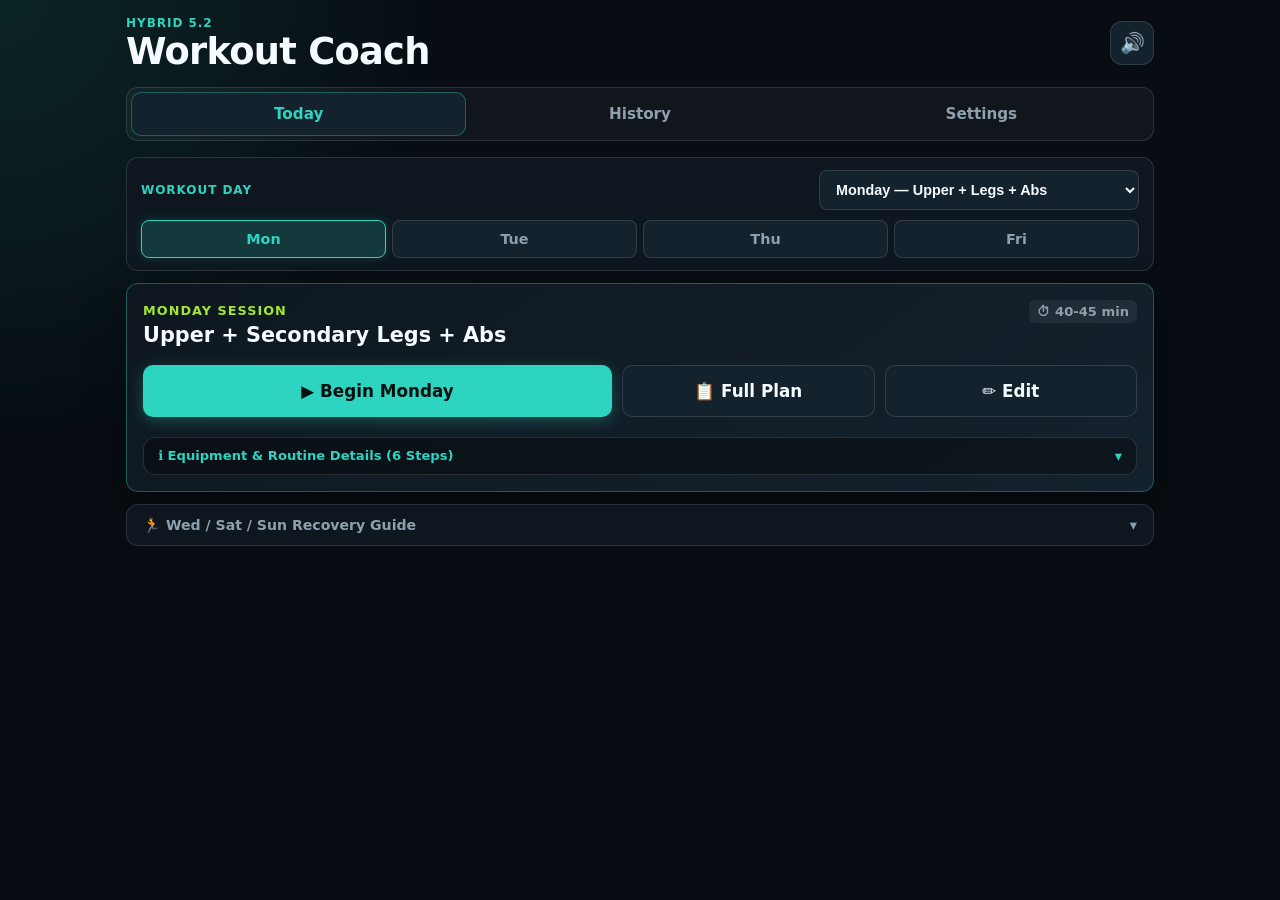
<file: index.html>
<!doctype html>
<html lang="en">
  <head>
    <meta charset="utf-8">
    <meta name="viewport" content="width=device-width, initial-scale=1, viewport-fit=cover">
    <meta name="theme-color" content="#070d12">
    <meta name="description" content="Hybrid 5.2 mobile workout coach with timers, audio cues, workout roadmap, rep tracking, and progression history.">
    <link rel="manifest" href="manifest.json">
    <link rel="icon" href="icons/icon.svg" type="image/svg+xml">
    <link rel="apple-touch-icon" href="icons/icon.svg">
    <title>Hybrid 5.2 Workout Coach</title>
    <link rel="stylesheet" href="styles.css?v=28">
  </head>
  <body>
    <div id="app" class="app-shell">
      <header class="topbar">
        <div>
          <p class="eyebrow">Hybrid 5.2</p>
          <h1>Workout Coach</h1>
        </div>
        <div class="topbar-actions">
          <button id="soundQuickToggle" class="icon-btn" type="button" aria-label="Toggle Sound" title="Toggle Sound">🔊</button>
          <button id="installBtn" class="ghost-btn hidden" type="button">Install</button>
        </div>
      </header>

      <nav class="tabs" aria-label="App sections">
        <button class="tab active" data-screen="today" type="button">Today</button>
        <button class="tab" data-screen="history" type="button">History</button>
        <button class="tab" data-screen="settings" type="button">Settings</button>
      </nav>

      <main>
        <section id="todayScreen" class="screen active-screen">
          <div id="resumeBanner" class="resume-banner hidden"></div>
          
          <div id="workoutSelectionWrapper" class="workout-selection-wrapper">
            <div class="day-select-box">
              <div class="day-select-header">
                <p class="eyebrow" style="margin-bottom:0;">Workout Day</p>
                <div class="custom-select-wrapper">
                  <select id="daySelectDropdown" class="day-select-dropdown">
                    <option value="monday">Monday — Upper + Legs + Abs</option>
                    <option value="tuesday">Tuesday — VO2 Max + Mobility</option>
                    <option value="thursday">Thursday — Power + Main Legs</option>
                    <option value="friday">Friday — Hypertrophy + Abs</option>
                  </select>
                </div>
              </div>

              <!-- Quick Day Segment Chips -->
              <div class="day-chips-grid" id="dayChipsGrid">
                <button class="day-chip-btn active" data-day="monday" type="button">Mon</button>
                <button class="day-chip-btn" data-day="tuesday" type="button">Tue</button>
                <button class="day-chip-btn" data-day="thursday" type="button">Thu</button>
                <button class="day-chip-btn" data-day="friday" type="button">Fri</button>
              </div>
            </div>

            <!-- Single Focused Selected Day Card -->
            <div id="selectedDayCard" class="selected-day-card"></div>

            <!-- Collapsible Recovery Notes Drawer -->
            <details class="recovery-drawer" id="recoveryDrawer">
              <summary class="recovery-drawer-summary">
                <span>🏃 Wed / Sat / Sun Recovery Guide</span>
                <span class="drawer-icon">▾</span>
              </summary>
              <div id="recoveryInfo" class="recovery-strip"></div>
            </details>
          </div>

          <!-- Active Session Panel -->
          <div id="sessionPanel" class="session-panel hidden"></div>
        </section>

        <section id="historyScreen" class="screen">
          <div class="section-heading">
            <div>
              <p class="eyebrow">Saved locally</p>
              <h2>Workout History</h2>
            </div>
            <button id="clearHistoryBtn" class="danger-link" type="button">Clear</button>
          </div>
          <div id="historyList" class="stack"></div>
        </section>

        <section id="settingsScreen" class="screen">
          <div class="section-heading">
            <div>
              <p class="eyebrow">Audio & Cues</p>
              <h2>Sound & Timers</h2>
            </div>
          </div>
          <div class="settings-list">
            <label class="setting-row">
              <div>
                <strong>Audio Cues & Beeps</strong>
                <span class="setting-desc">Start chime, 3-2-1 countdown, and finish alerts</span>
              </div>
              <input id="soundInput" type="checkbox" checked>
            </label>
            <div class="setting-row">
              <div>
                <strong>Test Sound & Volume</strong>
                <span class="setting-desc">Play sample start & countdown chime</span>
              </div>
              <button id="testSoundBtn" class="secondary-btn small-btn" type="button">🔊 Test Beep</button>
            </div>
            <label class="setting-row">
              <div>
                <strong>Enable Vibration</strong>
                <span class="setting-desc">Haptic pulses when timers finish</span>
              </div>
              <input id="vibrationInput" type="checkbox">
            </label>
            <label class="setting-row">
              <div>
                <strong>Keep Screen Awake</strong>
                <span class="setting-desc">Prevents phone sleep during workout</span>
              </div>
              <input id="wakeLockInput" type="checkbox">
            </label>
          </div>

          <div class="section-heading" style="margin-top: 24px;">
            <div>
              <p class="eyebrow">Custom Timer Defaults</p>
              <h2>Timer Durations</h2>
            </div>
            <button id="resetTimersBtn" class="ghost-btn small-btn" type="button">Reset Defaults</button>
          </div>
          <div class="settings-list">
            <label class="setting-row">
              <div>
                <strong>Standard Exercise Rest</strong>
                <span class="setting-desc">Default rest between regular sets</span>
              </div>
              <div class="input-with-unit">
                <input id="defaultRestInput" type="number" min="15" max="300" step="5">
                <span>sec</span>
              </div>
            </label>
            <label class="setting-row">
              <div>
                <strong>Superset Rest</strong>
                <span class="setting-desc">Rest between superset rounds</span>
              </div>
              <div class="input-with-unit">
                <input id="supersetRestInput" type="number" min="15" max="300" step="5">
                <span>sec</span>
              </div>
            </label>
            <label class="setting-row">
              <div>
                <strong>VO2 Max Hard Interval</strong>
                <span class="setting-desc">Sprint / high intensity work time</span>
              </div>
              <div class="input-with-unit">
                <input id="vo2HardInput" type="number" min="20" max="180" step="5">
                <span>sec</span>
              </div>
            </label>
            <label class="setting-row">
              <div>
                <strong>VO2 Max Easy Recovery</strong>
                <span class="setting-desc">Jog / walk recovery interval</span>
              </div>
              <div class="input-with-unit">
                <input id="easyRecoveryInput" type="number" min="20" max="180" step="5">
                <span>sec</span>
              </div>
            </label>
            <label class="setting-row">
              <div>
                <strong>Gear / Barbell Transition</strong>
                <span class="setting-desc">Equipment change screen duration</span>
              </div>
              <div class="input-with-unit">
                <input id="equipChangeInput" type="number" min="30" max="300" step="5">
                <span>sec</span>
              </div>
            </label>
          </div>

          <!-- Athlete Profile Card -->
          <div class="section-heading" style="margin-top: 24px;">
            <div>
              <p class="eyebrow">Athlete Stats</p>
              <h2>Bodyweight & Profile</h2>
            </div>
          </div>
          <div class="settings-list">
            <div class="setting-row">
              <div>
                <strong>Current Bodyweight</strong>
                <span class="setting-desc">Bodyweight context for tracking</span>
              </div>
              <div class="input-with-unit">
                <input id="profileWeightInput" type="number" step="0.1" min="30" max="250" placeholder="75.0">
                <span>kg</span>
              </div>
            </div>
            <div class="setting-row">
              <div>
                <strong>Athlete Height</strong>
                <span class="setting-desc">Body stats & BMI</span>
              </div>
              <div class="input-with-unit">
                <input id="profileHeightInput" type="number" step="1" min="100" max="250" placeholder="178">
                <span>cm</span>
              </div>
            </div>
            <div class="setting-row" style="flex-direction: column; align-items: stretch; gap: 8px;">
              <div style="display:flex; justify-content:space-between; align-items:center;">
                <strong>Weight Check-ins</strong>
                <button id="logWeightBtn" class="secondary-btn small-btn" type="button">➕ Log Weight</button>
              </div>
              <div id="weightLogHistory" class="weight-log-strip">
                <span style="color: var(--muted); font-size: 0.82rem;">No weigh-ins logged yet. Enter your weight and tap Log.</span>
              </div>
            </div>
          </div>

          <div style="margin-top: 14px;">
            <button id="saveSettingsBtn" class="primary-btn" type="button">💾 Save Settings & Profile</button>
          </div>

          <!-- Workout Routine Editor Card -->
          <div class="section-heading" style="margin-top: 24px;">
            <div>
              <p class="eyebrow">Workout Program</p>
              <h2>Customize Routine</h2>
            </div>
          </div>
          <div class="settings-list">
            <div class="setting-row">
              <div>
                <strong>Program & Step Editor</strong>
                <span class="setting-desc">Add, remove, re-order exercises and adjust work & rest times</span>
              </div>
              <button id="openProgramEditorBtn" class="primary-btn small-btn" type="button">✏️ Edit Program</button>
            </div>
          </div>

          <div class="section-heading" style="margin-top: 24px;">
            <div>
              <p class="eyebrow">Data Backup & Export</p>
              <h2>Local Storage</h2>
            </div>
          </div>
          <div class="settings-list">
            <div class="setting-row">
              <div>
                <strong>Export Workout Data</strong>
                <span class="setting-desc">Save your entire history, custom program, and settings as JSON</span>
              </div>
              <button id="exportDataBtn" class="secondary-btn small-btn" type="button">⬇️ Export</button>
            </div>
            <div class="setting-row">
              <div>
                <strong>Restore Workout Data</strong>
                <span class="setting-desc">Import a previously saved backup file</span>
              </div>
              <label class="secondary-btn small-btn" style="display:inline-flex; align-items:center; cursor:pointer;">
                ⬆️ Import
                <input id="importDataInput" type="file" accept=".json" style="display:none;">
              </label>
            </div>
          </div>

          <p class="soft-note">All data is saved automatically on this device. No account or internet connection is required once opened.</p>
        </section>
      </main>
    </div>

    <!-- Pre-Workout Day Overview Modal -->
    <dialog id="workoutOverviewDialog" class="modal-dialog overview-modal">
      <div id="overviewModalContent" class="modal-box">
        <!-- Injected via JavaScript -->
      </div>
    </dialog>

    <!-- Program / Routine Editor Modal -->
    <dialog id="programEditorDialog" class="modal-dialog overview-modal">
      <div id="editorModalContent" class="modal-box editor-modal-box">
        <!-- Injected via JavaScript -->
      </div>
    </dialog>

    <!-- Step Edit / Add Dialog -->
    <dialog id="stepEditDialog" class="modal-dialog">
      <div id="stepEditModalContent" class="modal-box">
        <!-- Injected via JavaScript -->
      </div>
    </dialog>

    <!-- In-Workout Full Roadmap / Plan Sheet Modal -->
    <dialog id="workoutRoadmapDialog" class="modal-dialog roadmap-modal">
      <div id="roadmapModalContent" class="modal-box">
        <!-- Injected via JavaScript -->
      </div>
    </dialog>

    <!-- Mobile Timer Pad Modal -->
    <dialog id="editTimerDialog" class="modal-dialog timer-pad-modal">
      <div class="modal-box">
        <div style="display: flex; justify-content: space-between; align-items: center; margin-bottom: 4px;">
          <div>
            <p class="eyebrow">Timer Control</p>
            <h3 style="margin: 0;">Adjust Duration</h3>
          </div>
          <button id="cancelTimerModalBtn" class="danger-link" type="button" style="font-size: 1.25rem;">✕</button>
        </div>

        <div class="pad-display-wrapper">
          <div id="padTimeDisplay" class="pad-time-display">01:00</div>
          <span class="pad-display-label">Selected Duration</span>
        </div>

        <p class="pad-section-label">⚡ Quick Presets</p>
        <div class="pad-presets-grid" id="padPresetsGrid">
          <button class="pad-preset-btn" data-sec="30" type="button">30s</button>
          <button class="pad-preset-btn" data-sec="45" type="button">45s</button>
          <button class="pad-preset-btn" data-sec="60" type="button">60s</button>
          <button class="pad-preset-btn" data-sec="75" type="button">75s</button>
          <button class="pad-preset-btn" data-sec="90" type="button">90s</button>
          <button class="pad-preset-btn" data-sec="120" type="button">2:00</button>
          <button class="pad-preset-btn" data-sec="150" type="button">2:30</button>
          <button class="pad-preset-btn" data-sec="180" type="button">3:00</button>
        </div>

        <p class="pad-section-label" style="margin-top: 14px;">⏱ Fine Tune</p>
        <div class="pad-steppers-grid">
          <button class="pad-stepper-btn" data-delta="-30" type="button">-30s</button>
          <button class="pad-stepper-btn" data-delta="-15" type="button">-15s</button>
          <button class="pad-stepper-btn" data-delta="15" type="button">+15s</button>
          <button class="pad-stepper-btn" data-delta="30" type="button">+30s</button>
          <button class="pad-stepper-btn" data-delta="-60" type="button">-1 min</button>
          <button class="pad-stepper-btn" data-delta="60" type="button">+1 min</button>
        </div>

        <div style="display: flex; flex-direction: column; gap: 8px; margin-top: 18px;">
          <button id="saveTimerThisSetBtn" type="button" class="primary-btn">
            ⚡ Apply to This Set Only
          </button>
          <button id="saveTimerAllSetsBtn" type="button" class="secondary-btn" style="border-color: var(--accent); color: var(--accent);">
            💾 Save for All Sets of This Exercise
          </button>
        </div>
      </div>
    </dialog>

    <script src="app.js?v=28" defer></script>
  </body>
</html>
</file>
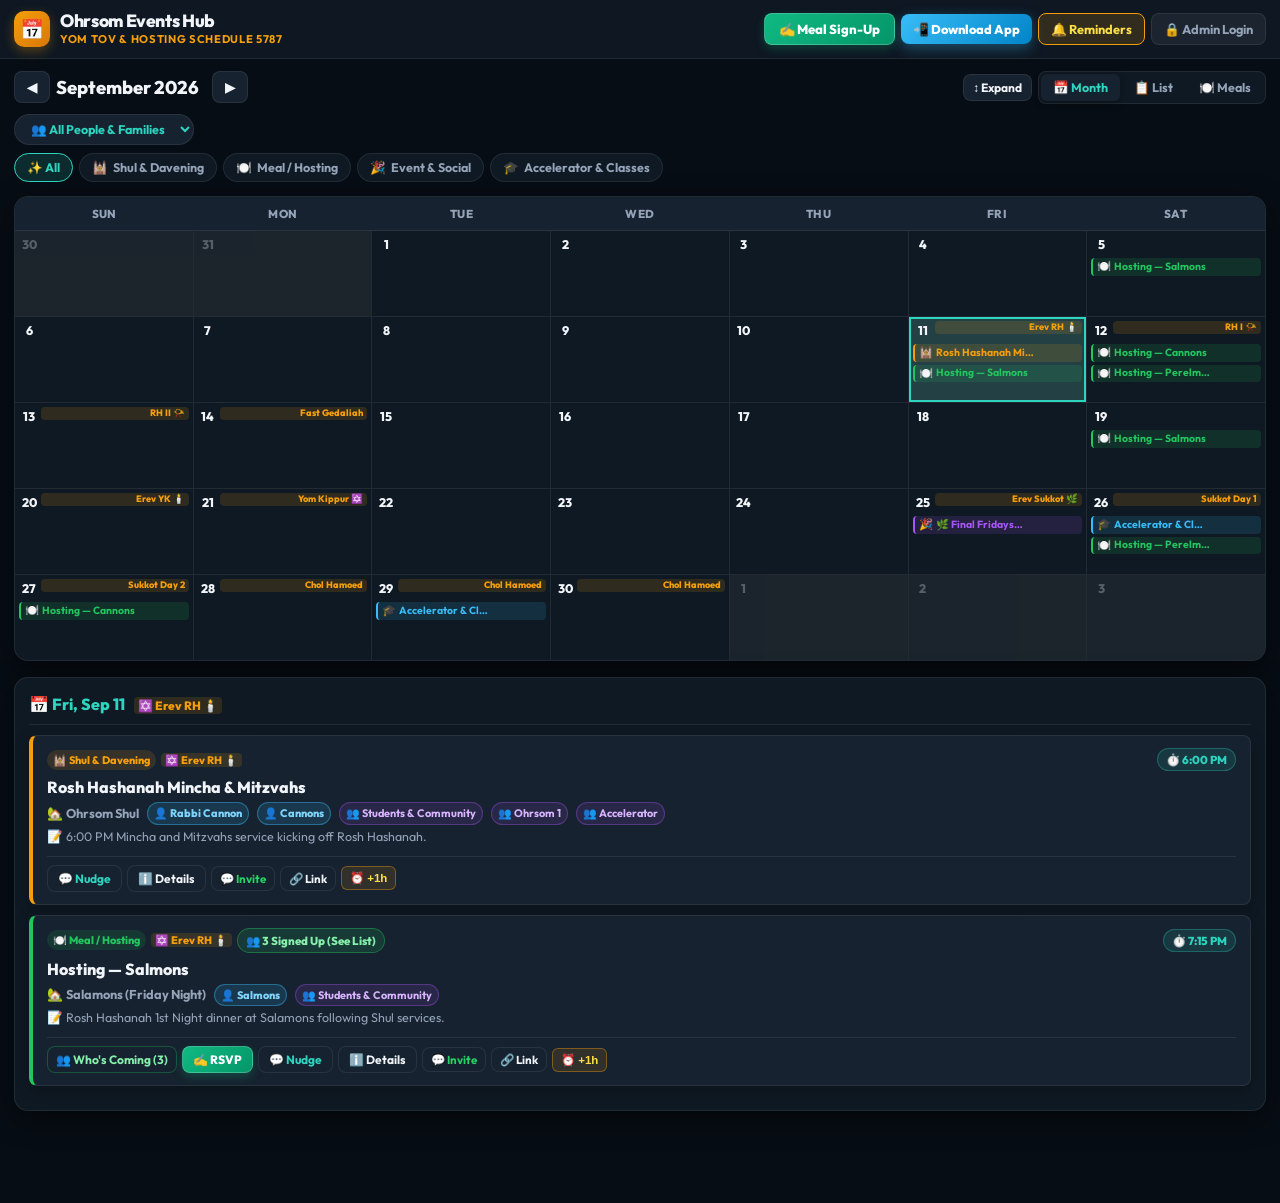
<file: ohrsom-events.html>
<!DOCTYPE html>
<html lang="en">
<head>
  <meta charset="UTF-8">
  <meta name="viewport" content="width=device-width, initial-scale=1.0, maximum-scale=1.0, user-scalable=no">
  <meta name="theme-color" content="#070d14">
  <meta name="apple-mobile-web-app-capable" content="yes">
  <meta name="apple-mobile-web-app-status-bar-style" content="black-translucent">
  <meta name="apple-mobile-web-app-title" content="Ohrsom Hub">
  <title>Ohrsom · Yom Tov & Events Calendar</title>
  
  <link rel="icon" type="image/png" sizes="192x192" href="/api/ohrsom-icon/192">
  <link rel="icon" type="image/png" sizes="512x512" href="/api/ohrsom-icon/512">
  <link rel="icon" type="image/png" href="/favicon.png">
  <link rel="apple-touch-icon" href="/api/ohrsom-icon/192">
  <link rel="apple-touch-icon" sizes="180x180" href="/api/ohrsom-icon/192">
  <link rel="apple-touch-icon" sizes="192x192" href="/api/ohrsom-icon/192">
  <link rel="apple-touch-icon" sizes="512x512" href="/api/ohrsom-icon/512">
  <link rel="apple-touch-icon-precomposed" href="/api/ohrsom-icon/192">
  <link rel="manifest" href="/api/ohrsom-manifest">
  
  <link rel="preconnect" href="https://fonts.googleapis.com">
  <link rel="preconnect" href="https://fonts.gstatic.com" crossorigin>
  <link href="https://fonts.googleapis.com/css2?family=Outfit:wght@300;400;500;600;700;800;900&family=Inter:wght@400;500;600;700&display=swap" rel="stylesheet">
  
  <style>
    :root {
      --bg: #070d14;
      --surface: #0f1923;
      --surface-elevated: #16222f;
      --surface-border: rgba(255, 255, 255, 0.08);
      --ink: #f1f5f9;
      --muted: #94a3b8;
      --accent: #2dd4bf;
      --gold: #f59e0b;
      --gold-bg: rgba(245, 158, 11, 0.14);
      --blue: #38bdf8;
      --blue-bg: rgba(56, 189, 248, 0.14);
      --green: #22c55e;
      --green-bg: rgba(34, 197, 94, 0.14);
      --rose: #f43f5e;
      --purple: #a855f7;
      --radius: 14px;
      --radius-sm: 8px;
      --shadow: 0 8px 30px rgba(0, 0, 0, 0.45);
    }

    * {
      box-sizing: border-box;
      margin: 0;
      padding: 0;
      -webkit-tap-highlight-color: transparent;
    }

    body {
      font-family: 'Outfit', -apple-system, BlinkMacSystemFont, sans-serif;
      background: var(--bg);
      color: var(--ink);
      min-height: 100vh;
      line-height: 1.5;
      padding-bottom: 80px;
      overflow-x: hidden;
      width: 100%;
    }

    /* ── Floating In-App Push Notification Banner ── */
    .inapp-notification-banner {
      position: fixed;
      top: -220px;
      left: 12px;
      right: 12px;
      width: auto;
      max-width: 440px;
      margin: 0 auto;
      background: rgba(15, 25, 35, 0.98);
      backdrop-filter: blur(20px);
      -webkit-backdrop-filter: blur(20px);
      border: 1px solid rgba(245, 158, 11, 0.45);
      border-radius: var(--radius);
      box-shadow: 0 16px 40px rgba(0, 0, 0, 0.8), 0 0 20px rgba(245, 158, 11, 0.25);
      padding: 12px 14px;
      z-index: 9999;
      transition: top 0.35s cubic-bezier(0.175, 0.885, 0.32, 1.275);
    }

    .inapp-notification-banner.active {
      top: 14px;
    }

    .notif-banner-top {
      display: flex;
      justify-content: space-between;
      align-items: center;
      margin-bottom: 6px;
    }

    .notif-banner-badge {
      font-size: 0.7rem;
      font-weight: 800;
      text-transform: uppercase;
      color: var(--gold);
      display: inline-flex;
      align-items: center;
      gap: 5px;
    }

    .notif-banner-title {
      font-size: 0.98rem;
      font-weight: 800;
      color: var(--ink);
      line-height: 1.2;
    }

    .notif-banner-body {
      font-size: 0.8rem;
      color: var(--muted);
      margin-top: 3px;
    }

    .notif-banner-actions {
      display: flex;
      gap: 6px;
      margin-top: 8px;
      padding-top: 6px;
      border-top: 1px solid rgba(255, 255, 255, 0.08);
      justify-content: flex-end;
      flex-wrap: wrap;
    }

    /* ── Header ── */
    .header {
      background: rgba(15, 25, 35, 0.95);
      backdrop-filter: blur(16px);
      -webkit-backdrop-filter: blur(16px);
      border-bottom: 1px solid var(--surface-border);
      position: sticky;
      top: 0;
      z-index: 100;
      padding: 10px 14px;
      width: 100%;
    }

    .header-inner {
      max-width: 1280px;
      margin: 0 auto;
      display: flex;
      justify-content: space-between;
      align-items: center;
      gap: 8px;
      flex-wrap: wrap;
    }

    .brand-wrap {
      display: flex;
      align-items: center;
      gap: 10px;
    }

    .brand-logo {
      width: 36px;
      height: 36px;
      background: linear-gradient(135deg, var(--gold), #d97706);
      border-radius: 10px;
      display: flex;
      align-items: center;
      justify-content: center;
      font-size: 1.2rem;
      box-shadow: 0 4px 12px rgba(245, 158, 11, 0.3);
      flex-shrink: 0;
    }

    .brand-title {
      font-size: 1.1rem;
      font-weight: 800;
      letter-spacing: -0.02em;
      line-height: 1.2;
    }

    .brand-subtitle {
      font-size: 0.7rem;
      color: var(--gold);
      font-weight: 700;
      text-transform: uppercase;
      letter-spacing: 0.06em;
    }

    .header-actions {
      display: flex;
      align-items: center;
      gap: 6px;
      flex-wrap: wrap;
    }

    .btn {
      font-family: inherit;
      font-size: 0.8rem;
      font-weight: 700;
      padding: 7px 12px;
      border-radius: var(--radius-sm);
      border: none;
      cursor: pointer;
      display: inline-flex;
      align-items: center;
      gap: 5px;
      transition: all 0.15s ease;
      white-space: nowrap;
    }

    .btn-primary {
      background: linear-gradient(135deg, var(--accent), #0d9488);
      color: #022c22;
      box-shadow: 0 4px 14px rgba(45, 212, 191, 0.3);
    }

    .btn-secondary {
      background: var(--surface-elevated);
      color: var(--ink);
      border: 1px solid var(--surface-border);
    }

    .btn-secondary:hover {
      background: rgba(255, 255, 255, 0.08);
    }

    .btn-install {
      background: linear-gradient(135deg, #38bdf8, #0284c7);
      color: #fff;
      font-weight: 800;
      box-shadow: 0 4px 14px rgba(56, 189, 248, 0.35);
    }

    .btn-notify {
      background: rgba(245, 158, 11, 0.15);
      border: 1px solid var(--gold);
      color: #fde047;
    }

    .btn-admin-locked {
      background: rgba(255, 255, 255, 0.06);
      border: 1px solid var(--surface-border);
      color: var(--muted);
    }

    .btn-admin-unlocked {
      background: rgba(34, 197, 94, 0.15);
      border: 1px solid var(--green);
      color: #86efac;
    }

    /* ── Container ── */
    .container {
      max-width: 1280px;
      margin: 0 auto;
      padding: 12px 14px;
      width: 100%;
    }

    /* ── Controls Bar ── */
    .controls-bar {
      display: flex;
      justify-content: space-between;
      align-items: center;
      flex-wrap: wrap;
      gap: 8px;
      margin-bottom: 10px;
    }

    .month-nav {
      display: flex;
      align-items: center;
      gap: 6px;
    }

    .month-title {
      font-size: 1.15rem;
      font-weight: 800;
      min-width: 150px;
    }

    .view-segmented {
      display: flex;
      background: var(--surface);
      border: 1px solid var(--surface-border);
      border-radius: var(--radius-sm);
      padding: 2px;
      gap: 2px;
    }

    .view-seg-btn {
      background: transparent;
      border: none;
      color: var(--muted);
      font-family: inherit;
      font-size: 0.78rem;
      font-weight: 700;
      padding: 6px 12px;
      border-radius: 6px;
      cursor: pointer;
      transition: all 0.15s ease;
      white-space: nowrap;
    }

    .view-seg-btn.active {
      background: var(--surface-elevated);
      color: var(--accent);
      box-shadow: 0 2px 8px rgba(0, 0, 0, 0.3);
    }

    /* ── Two-Row Filter System ── */
    .filter-system-wrap {
      display: flex;
      flex-direction: column;
      gap: 8px;
      margin-bottom: 12px;
    }

    .filter-row-top {
      display: flex;
      align-items: center;
      gap: 8px;
      flex-wrap: wrap;
    }

    .person-filter-select {
      background: var(--surface-elevated);
      color: var(--accent);
      border: 1px solid var(--surface-border);
      border-radius: 999px;
      padding: 6px 12px;
      font-family: inherit;
      font-size: 0.78rem;
      font-weight: 700;
      outline: none;
      cursor: pointer;
    }

    .filter-row-categories {
      display: flex;
      gap: 6px;
      overflow-x: auto;
      -webkit-overflow-scrolling: touch;
      scrollbar-width: none;
      width: 100%;
      padding-bottom: 2px;
    }
    .filter-row-categories::-webkit-scrollbar { display: none; }

    .filter-chip {
      background: var(--surface);
      border: 1px solid var(--surface-border);
      color: var(--muted);
      font-family: inherit;
      font-size: 0.78rem;
      font-weight: 700;
      padding: 6px 12px;
      border-radius: 999px;
      cursor: pointer;
      white-space: nowrap;
      transition: all 0.15s ease;
      display: inline-flex;
      align-items: center;
      gap: 5px;
      flex-shrink: 0;
    }

    .filter-chip:hover {
      background: rgba(255, 255, 255, 0.05);
      color: var(--ink);
    }

    .filter-chip.active {
      background: rgba(45, 212, 191, 0.15);
      border-color: var(--accent);
      color: var(--accent);
    }

    .filter-chip-myitems {
      border-color: var(--gold);
      color: #fde047;
      background: rgba(245, 158, 11, 0.12);
    }

    .filter-chip-myitems.active {
      background: var(--gold);
      color: #070d14;
      font-weight: 800;
    }

    /* ── Expandable Calendar Grid ── */
    .calendar-grid-card {
      background: var(--surface);
      border: 1px solid var(--surface-border);
      border-radius: var(--radius);
      box-shadow: var(--shadow);
      margin-bottom: 16px;
      overflow: hidden;
      width: 100%;
      max-width: 100%;
    }

    .cal-weekdays {
      display: grid;
      grid-template-columns: repeat(7, minmax(0, 1fr));
      background: var(--surface-elevated);
      border-bottom: 1px solid var(--surface-border);
      text-align: center;
      padding: 8px 0;
      font-size: 0.72rem;
      font-weight: 800;
      color: var(--muted);
      letter-spacing: 0.04em;
      width: 100%;
    }

    .cal-days-grid {
      display: grid;
      grid-template-columns: repeat(7, minmax(0, 1fr));
      gap: 1px;
      background: var(--surface-border);
      width: 100%;
    }

    .cal-day-cell {
      background: var(--surface);
      min-height: 85px;
      padding: 4px 4px;
      display: flex;
      flex-direction: column;
      gap: 3px;
      cursor: pointer;
      transition: all 0.15s ease;
      position: relative;
      min-width: 0;
      overflow: hidden;
    }

    .calendar-grid-card.is-expanded .cal-day-cell {
      min-height: 140px;
      padding: 6px 5px;
    }

    .calendar-grid-card.is-expanded .cal-event-pill {
      font-size: 0.72rem;
      padding: 3px 5px;
      line-height: 1.25;
      white-space: normal;
      word-break: break-word;
    }

    .cal-day-cell:hover {
      background: #13202e;
    }

    .cal-day-cell.other-month {
      opacity: 0.25;
      background: #081017;
    }

    .cal-day-cell.is-today {
      background: rgba(45, 212, 191, 0.06);
      box-shadow: inset 0 0 0 1px var(--accent);
    }

    .cal-day-cell.is-selected-day {
      background: rgba(45, 212, 191, 0.12) !important;
      box-shadow: inset 0 0 0 2px var(--accent) !important;
    }

    .day-number-row {
      display: flex;
      justify-content: space-between;
      align-items: flex-start;
      font-size: 0.78rem;
      font-weight: 800;
      gap: 2px;
      min-width: 0;
    }

    .day-num-circle {
      width: 20px;
      height: 20px;
      display: flex;
      align-items: center;
      justify-content: center;
      border-radius: 50%;
      flex-shrink: 0;
    }

    .is-today .day-num-circle {
      background: var(--accent);
      color: #022c22;
    }

    .jewish-holiday-pill {
      font-size: 0.58rem;
      font-weight: 800;
      color: var(--gold);
      background: var(--gold-bg);
      padding: 1px 4px;
      border-radius: 4px;
      line-height: 1.15;
      text-align: right;
      flex: 1;
      white-space: nowrap;
      overflow: hidden;
      text-overflow: ellipsis;
      min-width: 0;
    }

    .cal-event-pill {
      font-size: 0.65rem;
      font-weight: 700;
      padding: 2px 4px;
      border-radius: 4px;
      display: flex;
      align-items: center;
      gap: 3px;
      border-left: 2px solid;
      white-space: nowrap;
      overflow: hidden;
      text-overflow: ellipsis;
      cursor: pointer;
      line-height: 1.2;
      min-width: 0;
      max-width: 100%;
    }

    .cal-event-pill.is-completed {
      opacity: 0.55;
      text-decoration: line-through;
      background: rgba(255, 255, 255, 0.05) !important;
      border-left-color: var(--muted) !important;
      color: var(--muted) !important;
    }

    .cal-event-pill-icon {
      flex-shrink: 0;
      font-size: 0.7rem;
    }

    .cal-event-pill-text {
      white-space: nowrap;
      overflow: hidden;
      text-overflow: ellipsis;
      min-width: 0;
    }

    /* ── Agenda / Timeline below calendar ── */
    .day-agenda-section {
      margin-top: 12px;
      background: var(--surface);
      border: 1px solid var(--surface-border);
      border-radius: var(--radius);
      padding: 14px;
      box-shadow: var(--shadow);
    }

    .day-agenda-header {
      display: flex;
      justify-content: space-between;
      align-items: center;
      margin-bottom: 10px;
      padding-bottom: 8px;
      border-bottom: 1px solid var(--surface-border);
      flex-wrap: wrap;
      gap: 8px;
    }

    .day-agenda-title {
      font-size: 1rem;
      font-weight: 800;
      color: var(--accent);
    }

    /* ── Timeline List View ── */
    .timeline-view {
      display: flex;
      flex-direction: column;
      gap: 10px;
      margin-bottom: 30px;
    }

    .event-card {
      background: var(--surface);
      border: 1px solid var(--surface-border);
      border-radius: var(--radius);
      padding: 12px 14px;
      display: flex;
      justify-content: space-between;
      align-items: flex-start;
      gap: 10px;
      cursor: pointer;
      transition: all 0.15s ease;
      position: relative;
      overflow: hidden;
    }

    .event-card.is-completed {
      opacity: 0.65;
      background: #0b141d;
    }

    .event-card.is-completed .event-main-details h3 {
      text-decoration: line-through;
      color: var(--muted);
    }

    /* ── Selected Day Clean Agenda Cards (Mobile & Desktop) ── */
    .agenda-card {
      background: var(--surface-elevated);
      border: 1px solid var(--surface-border);
      border-radius: var(--radius-sm);
      padding: 12px 14px;
      margin-bottom: 10px;
      box-shadow: 0 4px 14px rgba(0, 0, 0, 0.25);
      transition: all 0.15s ease;
      cursor: pointer;
    }

    .agenda-card:hover {
      background: #182635;
      border-color: rgba(255, 255, 255, 0.15);
    }

    .agenda-card.is-completed {
      opacity: 0.6;
      background: #091118;
    }
    .agenda-card.is-completed .agenda-card-title {
      text-decoration: line-through;
      color: var(--muted);
    }

    .agenda-card-top {
      display: flex;
      justify-content: space-between;
      align-items: center;
      gap: 6px;
      margin-bottom: 6px;
      flex-wrap: wrap;
    }

    .agenda-tag-group {
      display: flex;
      align-items: center;
      gap: 5px;
      flex-wrap: wrap;
    }

    .agenda-time-pill {
      font-size: 0.72rem;
      font-weight: 800;
      color: var(--accent);
      background: rgba(45, 212, 191, 0.12);
      border: 1px solid rgba(45, 212, 191, 0.3);
      padding: 2px 8px;
      border-radius: 999px;
      white-space: nowrap;
    }

    .agenda-card-title {
      font-size: 1rem;
      font-weight: 800;
      color: var(--ink);
      line-height: 1.25;
      margin-bottom: 5px;
    }

    .agenda-card-meta {
      font-size: 0.8rem;
      color: var(--muted);
      display: flex;
      flex-wrap: wrap;
      gap: 8px;
      margin-bottom: 4px;
      align-items: center;
    }

    .agenda-card-notes {
      font-size: 0.78rem;
      color: var(--muted);
      margin-top: 4px;
      line-height: 1.35;
    }

    .agenda-card-actions {
      display: flex;
      gap: 5px;
      margin-top: 10px;
      padding-top: 8px;
      border-top: 1px solid var(--surface-border);
      flex-wrap: wrap;
      align-items: center;
    }

    .event-card-left {
      display: flex;
      gap: 10px;
      align-items: flex-start;
      flex: 1;
      min-width: 0;
    }

    .event-date-block {
      background: var(--surface-elevated);
      border: 1px solid var(--surface-border);
      border-radius: 8px;
      min-width: 48px;
      padding: 5px 2px;
      text-align: center;
      flex-shrink: 0;
    }

    .date-month {
      font-size: 0.65rem;
      font-weight: 800;
      text-transform: uppercase;
      color: var(--muted);
    }

    .date-num {
      font-size: 1.15rem;
      font-weight: 900;
      line-height: 1.1;
      color: var(--ink);
    }

    .date-weekday {
      font-size: 0.65rem;
      font-weight: 700;
      color: var(--accent);
    }

    .event-main-details {
      flex: 1;
      min-width: 0;
    }

    .event-main-details h3 {
      font-size: 0.95rem;
      font-weight: 800;
      color: var(--ink);
      display: flex;
      align-items: center;
      gap: 6px;
      flex-wrap: wrap;
    }

    .event-tags-row {
      display: flex;
      flex-wrap: wrap;
      gap: 5px;
      margin: 4px 0;
    }

    .event-tag {
      font-size: 0.68rem;
      font-weight: 700;
      padding: 2px 6px;
      border-radius: 999px;
      display: inline-flex;
      align-items: center;
      gap: 4px;
    }

    .assignee-badge {
      background: rgba(56, 189, 248, 0.15);
      border: 1px solid rgba(56, 189, 248, 0.4);
      color: #7dd3fc;
      font-weight: 800;
    }

    .completed-badge {
      background: rgba(34, 197, 94, 0.15);
      border: 1px solid var(--green);
      color: #86efac;
      font-weight: 800;
    }

    .internal-badge {
      background: rgba(244, 63, 94, 0.15);
      border: 1px solid rgba(244, 63, 94, 0.4);
      color: #fda4af;
    }

    .event-meta-info {
      font-size: 0.78rem;
      color: var(--muted);
      display: flex;
      flex-wrap: wrap;
      gap: 10px;
      margin-top: 4px;
    }

    .event-meta-info span {
      display: inline-flex;
      align-items: center;
      gap: 4px;
    }

    .internal-note-box {
      background: rgba(244, 63, 94, 0.08);
      border: 1px dashed rgba(244, 63, 94, 0.35);
      border-radius: 6px;
      padding: 5px 8px;
      margin-top: 6px;
      font-size: 0.75rem;
      color: #fecdd3;
    }

    .event-card-actions {
      display: flex;
      gap: 5px;
      align-items: center;
      flex-wrap: wrap;
      flex-shrink: 0;
    }

    /* ── Modals & Pop-ups ── */
    .modal-overlay {
      position: fixed;
      top: 0;
      left: 0;
      right: 0;
      bottom: 0;
      background: rgba(3, 7, 12, 0.92);
      display: flex;
      align-items: center;
      justify-content: center;
      z-index: 1000;
      padding: 12px;
      opacity: 0;
      pointer-events: none;
      transition: opacity 0.2s ease;
      overflow-y: auto;
      -webkit-overflow-scrolling: touch;
    }

    .modal-overlay.active {
      opacity: 1;
      pointer-events: auto;
    }

    .modal-card {
      background: var(--surface);
      border: 1px solid var(--surface-border);
      border-radius: var(--radius);
      width: 100%;
      max-width: 560px;
      max-height: 90vh;
      overflow-y: auto;
      box-shadow: 0 20px 40px rgba(0, 0, 0, 0.8);
      padding: 18px;
      margin: auto;
    }

    .modal-overlay.active .modal-card {
      opacity: 1;
    }

    .modal-header {
      display: flex;
      justify-content: space-between;
      align-items: flex-start;
      margin-bottom: 12px;
    }

    .modal-close-btn {
      background: rgba(255, 255, 255, 0.08);
      border: none;
      color: var(--muted);
      width: 32px;
      height: 32px;
      border-radius: 50%;
      cursor: pointer;
      font-size: 1rem;
      display: flex;
      align-items: center;
      justify-content: center;
      transition: all 0.15s ease;
    }
    .modal-close-btn:hover {
      background: rgba(255, 255, 255, 0.18);
      color: #fff;
    }

    .form-group {
      margin-bottom: 12px;
    }

    .form-group label {
      display: block;
      font-size: 0.75rem;
      font-weight: 800;
      color: var(--muted);
      text-transform: uppercase;
      letter-spacing: 0.05em;
      margin-bottom: 5px;
    }

    .form-control {
      width: 100%;
      background: var(--surface-elevated);
      border: 1px solid var(--surface-border);
      border-radius: var(--radius-sm);
      padding: 9px 11px;
      font-family: inherit;
      font-size: 0.88rem;
      color: var(--ink);
    }

    .form-control:focus {
      outline: none;
      border-color: var(--accent);
      box-shadow: 0 0 0 2px rgba(45, 212, 191, 0.2);
    }

    .form-row {
      display: grid;
      grid-template-columns: 1fr 1fr;
      gap: 10px;
    }

    /* ── Multi-select Assignees ── */
    .assignee-multiselect-container {
      background: var(--surface-elevated);
      border: 1px solid var(--surface-border);
      border-radius: var(--radius-sm);
      padding: 8px 10px;
    }

    .assignee-chips-wrap {
      display: flex;
      flex-wrap: wrap;
      gap: 6px;
      margin-bottom: 8px;
      min-height: 28px;
      align-items: center;
    }

    .assignee-chip-selected {
      background: rgba(56, 189, 248, 0.18);
      border: 1px solid var(--blue);
      color: #7dd3fc;
      padding: 3px 8px;
      border-radius: 999px;
      font-size: 0.78rem;
      font-weight: 800;
      display: inline-flex;
      align-items: center;
      gap: 5px;
    }

    .assignee-chip-remove {
      cursor: pointer;
      color: #94a3b8;
      font-size: 0.85rem;
      line-height: 1;
      display: inline-flex;
    }
    .assignee-chip-remove:hover { color: var(--rose); }

    .quick-assign-pills-row {
      display: flex;
      flex-wrap: wrap;
      gap: 5px;
      margin-top: 6px;
      padding-top: 6px;
      border-top: 1px dashed var(--surface-border);
    }

    .quick-assign-btn {
      background: rgba(255, 255, 255, 0.06);
      border: 1px solid var(--surface-border);
      color: var(--muted);
      font-size: 0.72rem;
      font-weight: 700;
      padding: 3px 8px;
      border-radius: 999px;
      cursor: pointer;
      transition: all 0.15s ease;
    }

    .quick-assign-btn:hover {
      background: rgba(56, 189, 248, 0.15);
      border-color: var(--blue);
      color: var(--blue);
    }

    .quick-assign-btn.is-active {
      background: var(--blue);
      color: #070d14;
      border-color: var(--blue);
    }

    .custom-assignee-add-row {
      display: flex;
      gap: 6px;
      margin-top: 6px;
    }

    /* ── Audience Multi-select ── */
    .audience-multiselect-container {
      background: var(--surface-elevated);
      border: 1px solid var(--surface-border);
      border-radius: var(--radius-sm);
      padding: 8px 10px;
    }

    .audience-chips-wrap {
      display: flex;
      flex-wrap: wrap;
      gap: 6px;
      margin-bottom: 8px;
      min-height: 28px;
      align-items: center;
    }

    .audience-chip-selected {
      background: rgba(168, 85, 247, 0.18);
      border: 1px solid var(--purple);
      color: #d8b4fe;
      padding: 3px 8px;
      border-radius: 999px;
      font-size: 0.78rem;
      font-weight: 800;
      display: inline-flex;
      align-items: center;
      gap: 5px;
    }

    .audience-chip-remove {
      cursor: pointer;
      color: #94a3b8;
      font-size: 0.85rem;
      display: inline-flex;
    }
    .audience-chip-remove:hover { color: var(--rose); }

    .audience-preset-pills {
      display: flex;
      flex-wrap: wrap;
      gap: 5px;
      margin-top: 6px;
      padding-top: 6px;
      border-top: 1px dashed var(--surface-border);
    }

    .audience-preset-btn {
      background: rgba(255, 255, 255, 0.06);
      border: 1px solid var(--surface-border);
      color: var(--muted);
      font-size: 0.72rem;
      font-weight: 700;
      padding: 3px 8px;
      border-radius: 999px;
      cursor: pointer;
      transition: all 0.15s ease;
    }

    .audience-preset-btn:hover {
      background: rgba(168, 85, 247, 0.15);
      border-color: var(--purple);
      color: #d8b4fe;
    }

    .audience-preset-btn.is-active {
      background: var(--purple);
      color: #fff;
      border-color: var(--purple);
    }

    /* ── Day Overview Modal Event Item Card ── */
    .overview-event-item {
      background: var(--surface-elevated);
      border: 1px solid var(--surface-border);
      border-radius: var(--radius-sm);
      padding: 12px 14px;
      margin-bottom: 10px;
      position: relative;
    }

    .overview-event-item.is-completed {
      opacity: 0.65;
    }
    .overview-event-item.is-completed .overview-event-item-title {
      text-decoration: line-through;
      color: var(--muted);
    }

    .overview-event-item-top {
      display: flex;
      justify-content: space-between;
      align-items: flex-start;
      gap: 8px;
    }

    .overview-event-item-title {
      font-size: 0.98rem;
      font-weight: 800;
      color: var(--ink);
      line-height: 1.2;
    }

    .overview-btn-bar {
      display: flex;
      gap: 5px;
      margin-top: 10px;
      padding-top: 8px;
      border-top: 1px solid var(--surface-border);
      flex-wrap: wrap;
      align-items: center;
    }

    /* ── Notification Schedule & Activity Log ── */
    .notif-rule-card {
      background: var(--surface-elevated);
      border: 1px solid var(--surface-border);
      border-radius: var(--radius-sm);
      padding: 9px 11px;
      margin-bottom: 6px;
      display: flex;
      align-items: flex-start;
      gap: 8px;
    }

    .notif-rule-icon {
      font-size: 1.2rem;
      line-height: 1;
      margin-top: 1px;
    }

    .reminders-log-table {
      width: 100%;
      font-size: 0.75rem;
      border-collapse: collapse;
    }

    .reminders-log-table th {
      text-align: left;
      color: var(--muted);
      padding: 4px 6px;
      border-bottom: 1px solid var(--surface-border);
      font-size: 0.7rem;
    }

    .reminders-log-table td {
      padding: 5px 6px;
      border-bottom: 1px solid rgba(255, 255, 255, 0.04);
    }

    .snooze-quick-btn {
      background: rgba(245, 158, 11, 0.12);
      border: 1px solid rgba(245, 158, 11, 0.4);
      color: #fde047;
      font-size: 0.72rem;
      font-weight: 700;
      padding: 4px 8px;
      border-radius: 6px;
      cursor: pointer;
      display: inline-flex;
      align-items: center;
      gap: 4px;
    }
    .snooze-quick-btn:hover {
      background: var(--gold);
      color: #070d14;
    }

    /* ── Responsive Styling ── */
    @media (max-width: 768px) {
      .header-inner { flex-wrap: wrap; gap: 6px; }
      .brand-title { font-size: 0.95rem; }
      .brand-subtitle { font-size: 0.65rem; }
      .container { padding: 6px; }
      
      .controls-bar { flex-direction: column; align-items: stretch; gap: 6px; }
      .month-nav { justify-content: space-between; }
      .month-title { min-width: auto; text-align: center; flex: 1; font-size: 1rem; }
      .view-segmented { width: 100%; }
      .view-seg-btn { flex: 1; text-align: center; padding: 6px 3px; font-size: 0.72rem; }
      .form-row { grid-template-columns: 1fr; }

      .cal-weekdays { font-size: 0.65rem; padding: 6px 0; }
      .cal-day-cell { min-height: 66px; padding: 2px 2px; gap: 2px; }
      .day-number-row { font-size: 0.7rem; }
      .day-num-circle { width: 17px; height: 17px; font-size: 0.68rem; }
      .jewish-holiday-pill { font-size: 0.5rem; padding: 1px 2px; }

      .cal-event-pill {
        font-size: 0.58rem;
        padding: 1px 2px;
        line-height: 1.1;
        border-radius: 2px;
        border-left-width: 2px;
        margin-top: 1px;
      }
      .cal-event-pill-icon { font-size: 0.6rem; }

      .day-agenda-section { margin-top: 10px; padding: 10px; }

      /* Mobile Event Card & Actions: Stack vertically so text never gets crushed */
      .event-card {
        flex-direction: column !important;
        align-items: stretch !important;
        padding: 12px 10px !important;
        gap: 10px !important;
      }
      .event-card-left {
        width: 100% !important;
        min-width: 0 !important;
      }
      .event-card-actions {
        width: 100% !important;
        justify-content: flex-start !important;
        margin-top: 6px !important;
        padding-top: 8px !important;
        border-top: 1px solid var(--surface-border) !important;
        gap: 6px !important;
        flex-wrap: wrap !important;
      }
      .event-card-actions .btn {
        flex: 1 1 auto !important;
        justify-content: center !important;
        padding: 7px 8px !important;
        font-size: 0.72rem !important;
      }
      .agenda-card-actions {
        flex-wrap: wrap !important;
        gap: 6px !important;
      }
      .agenda-card-actions .btn {
        flex: 1 1 auto !important;
        justify-content: center !important;
        padding: 7px 8px !important;
        font-size: 0.72rem !important;
      }
    }
    /* ── RSVP & Meal Roster System Styles ── */
    .rsvp-count-badge {
      background: rgba(34, 197, 94, 0.15);
      border: 1px solid rgba(34, 197, 94, 0.4);
      color: #86efac;
      font-size: 0.72rem;
      font-weight: 800;
      padding: 3px 8px;
      border-radius: 999px;
      display: inline-flex;
      align-items: center;
      gap: 4px;
    }

    .btn-rsvp-action {
      background: linear-gradient(135deg, #10b981, #059669);
      color: #ffffff;
      font-weight: 800;
      border: 1px solid rgba(255, 255, 255, 0.2);
      box-shadow: 0 4px 10px rgba(16, 185, 129, 0.25);
    }
    .btn-rsvp-action:hover {
      background: linear-gradient(135deg, #059669, #047857);
    }

    .rsvp-checklist-item {
      display: flex;
      align-items: center;
      gap: 10px;
      padding: 8px 10px;
      border-radius: 6px;
      border-bottom: 1px solid rgba(255, 255, 255, 0.05);
      cursor: pointer;
      transition: background 0.15s ease;
    }
    .rsvp-checklist-item:hover {
      background: rgba(255, 255, 255, 0.04);
    }
    .rsvp-checklist-item input[type="checkbox"] {
      width: 18px;
      height: 18px;
      cursor: pointer;
      accent-color: var(--accent);
    }

    .host-dashboard-banner {
      background: linear-gradient(135deg, rgba(34, 197, 94, 0.12), rgba(15, 25, 35, 0.95));
      border: 1px solid rgba(34, 197, 94, 0.35);
      border-radius: var(--radius-sm);
      padding: 12px 14px;
      margin-bottom: 12px;
      display: flex;
      justify-content: space-between;
      align-items: center;
      flex-wrap: wrap;
      gap: 10px;
    }

    .brand-img-logo {
      height: 38px;
      width: auto;
      object-fit: contain;
      border-radius: 4px;
      background: #ffffff;
      padding: 2px 6px;
      box-shadow: 0 2px 8px rgba(0,0,0,0.3);
    }
  </style>
</head>
<body>

  <!-- ══ FLOATING IN-APP PUSH NOTIFICATION POP-UP BANNER ══ -->
  <div class="inapp-notification-banner" id="inAppNotificationBanner">
    <div class="notif-banner-top">
      <span class="notif-banner-badge" id="notifBannerBadge">🌿 Ohrsom Yom Tov Alert</span>
      <button class="modal-close-btn" style="width:24px;height:24px;font-size:0.75rem;" onclick="dismissInAppNotification()">✕</button>
    </div>
    <div class="notif-banner-title" id="notifBannerTitle">Event Title Here</div>
    <div class="notif-banner-body" id="notifBannerBody">Details and reminder information here...</div>
    <div class="notif-banner-actions">
      <button class="btn btn-secondary" style="padding:4px 8px;font-size:0.72rem;" id="notifBannerViewBtn">👁️ View</button>
      <button class="snooze-quick-btn" id="notifBannerSnoozeBtn">⏰ +1h</button>
      <button class="btn btn-secondary" style="padding:4px 8px;font-size:0.72rem;" onclick="dismissInAppNotification()">Dismiss</button>
    </div>
  </div>

  <!-- ══ HEADER ══ -->
  <header class="header">
    <div class="header-inner">
      <div class="brand-wrap">
        <div class="brand-logo">📅</div>
        <div>
          <h1 class="brand-title">Ohrsom Events Hub</h1>
          <p class="brand-subtitle">Yom Tov & Hosting Schedule 5787</p>
        </div>
      </div>
      <div class="header-actions">
        <button class="btn btn-rsvp-action" onclick="openMultiMealSignupModal()" style="padding: 7px 14px; font-size: 0.82rem;">
          ✍️ Meal Sign-Up
        </button>
        <button id="masterRostersBtn" class="btn btn-secondary" onclick="openMasterRostersModal()" style="display: none; border-color: rgba(56, 189, 248, 0.4); color: #7dd3fc;">
          📋 All RSVPs (<span id="totalRsvpsHeaderBadge">0</span>)
        </button>
        <button class="btn btn-install" onclick="handleDownloadAppClick()">
          📲 Download App
        </button>
        <button class="btn btn-notify" onclick="openRemindersCenterModal()" title="View reminder schedule & notification logs">
          🔔 Reminders
        </button>
        <button id="settingsBtn" class="btn btn-secondary" onclick="openSettingsModal()" style="display: none;">
          ⚙️ Settings
        </button>
        <button id="adminToggleBtn" class="btn btn-admin-locked" onclick="handleAdminToggle()">
          🔒 Admin Login
        </button>
        <button id="addEventHeaderBtn" class="btn btn-primary" onclick="openAddEventModal()" style="display: none;">
          ➕ Add Event
        </button>
      </div>
    </div>
  </header>

  <main class="container">

    <!-- Controls Bar -->
    <div class="controls-bar">
      <div class="month-nav">
        <button class="btn btn-secondary" onclick="changeMonth(-1)">◀</button>
        <h2 class="month-title" id="monthDisplay">September 2026</h2>
        <button class="btn btn-secondary" onclick="changeMonth(1)">▶</button>
      </div>

      <div style="display: flex; gap: 6px; align-items: center;">
        <button class="btn btn-secondary" id="expandCalBtn" onclick="toggleCalendarExpand()" style="font-size: 0.75rem; padding: 5px 9px;">
          ↕️ Expand
        </button>
        <div class="view-segmented">
          <button class="view-seg-btn active" id="viewCalBtn" onclick="switchView('calendar')">📅 Month</button>
          <button class="view-seg-btn" id="viewListBtn" onclick="switchView('timeline')">📋 List</button>
          <button class="view-seg-btn" id="viewHostingBtn" onclick="switchView('hosting')">🍽️ Meals</button>
        </div>
      </div>
    </div>

    <!-- ── Two-Row Filter System ── -->
    <div class="filter-system-wrap">
      <div class="filter-row-top">
        <select class="person-filter-select" id="personFilterSelect" onchange="handlePersonFilterChange(this.value)">
          <option value="all">👥 All People & Families</option>
          <option value="Cannons">🏠 Cannons</option>
          <option value="Bati">👤 Bini Bati</option>
          <option value="Ryan">👤 Ryan</option>
          <option value="Perelmans">🏠 Perelmans</option>
          <option value="Salmons">🏠 Salmons</option>
        </select>
        <div id="myItemsChipContainer">
          <!-- Rendered dynamically if logged in -->
        </div>
      </div>

      <div class="filter-row-categories" id="dynamicCategoryFilterChips">
        <!-- Rendered dynamically -->
      </div>
    </div>

    <!-- Calendar View Container (100% Width, Zero Cut-off) -->
    <div id="calendarViewContainer">
      <div class="calendar-grid-card" id="mainCalendarGridCard">
        <div class="cal-weekdays">
          <span>SUN</span><span>MON</span><span>TUE</span><span>WED</span>
          <span>THU</span><span>FRI</span><span>SAT</span>
        </div>
        <div class="cal-days-grid" id="calendarDaysGrid">
          <!-- Rendered dynamically -->
        </div>
      </div>

      <!-- Selected Day Agenda Section below grid -->
      <div class="day-agenda-section" id="mobileDayAgendaSection">
        <div class="day-agenda-header">
          <div class="day-agenda-title" id="mobileAgendaDateTitle">Tap a date to view events</div>
          <button class="btn btn-primary" id="mobileAddDayEventBtn" onclick="openAddEventModal(selectedDateKey)" style="display: none; padding: 4px 8px; font-size: 0.75rem;">
            ➕ Add
          </button>
        </div>
        <div id="mobileDayEventsList">
          <!-- Rendered dynamically on day click -->
        </div>
      </div>
    </div>

    <!-- Timeline List View Container -->
    <div id="timelineViewContainer" style="display: none;">
      <div class="timeline-view" id="timelineList">
        <!-- Rendered dynamically -->
      </div>
    </div>

  </main>

  <!-- ══ DAY / EVENT OVERVIEW POP-UP MODAL (Quick Overview + Mark Complete + Snooze) ══ -->
  <div class="modal-overlay" id="dayOverviewModal">
    <div class="modal-card">
      <div class="modal-header">
        <div style="display: flex; align-items: center; gap: 10px;">
          <div class="brand-logo" style="width: 34px; height: 34px; font-size: 1.1rem;">📅</div>
          <div>
            <h2 id="dayOverviewTitle" style="font-size: 1.1rem; font-weight: 800;">Day Events Overview</h2>
            <p id="dayOverviewSubtitle" style="font-size: 0.75rem; color: var(--muted);"></p>
          </div>
        </div>
        <button class="modal-close-btn" onclick="closeDayOverviewModal()">✕</button>
      </div>

      <div id="dayOverviewContentList" style="margin-top: 10px;">
        <!-- Rendered dynamically -->
      </div>

      <div style="display: flex; gap: 8px; margin-top: 14px; justify-content: space-between; align-items: center;">
        <button id="dayOverviewAddBtn" class="btn btn-primary" onclick="openAddEventFromOverview()" style="display: none;">
          ➕ Add Event to this Date
        </button>
        <button class="btn btn-secondary" onclick="closeDayOverviewModal()" style="margin-left: auto;">
          Close
        </button>
      </div>
    </div>
  </div>

  <!-- ══ REMINDERS & NOTIFICATION CENTER + LOGS MODAL ══ -->
  <div class="modal-overlay" id="remindersCenterModal">
    <div class="modal-card">
      <div class="modal-header">
        <div style="display: flex; align-items: center; gap: 10px;">
          <div class="brand-logo" style="width: 36px; height: 36px; font-size: 1.2rem;">🔔</div>
          <div>
            <h2 style="font-size: 1.15rem; font-weight: 800;">Reminders & Alerts</h2>
            <p style="font-size: 0.75rem; color: var(--gold);">Push notifications, test alerts & history log</p>
          </div>
        </div>
        <button class="modal-close-btn" onclick="closeRemindersCenterModal()">✕</button>
      </div>

      <!-- Interactive Test Specific Reminder Section -->
      <div style="background: rgba(245, 158, 11, 0.08); border: 1px solid rgba(245, 158, 11, 0.3); border-radius: var(--radius-sm); padding: 12px; margin-bottom: 14px;">
        <h4 style="font-size: 0.8rem; color: var(--gold); text-transform: uppercase; margin-bottom: 6px;">
          🔔 Test a Specific Reminder Alert:
        </h4>
        <div class="form-group" style="margin-bottom: 8px;">
          <label for="testReminderEventSelect" style="font-size: 0.72rem;">Choose Event to Preview:</label>
          <select id="testReminderEventSelect" class="form-control" style="font-size: 0.82rem; padding: 7px 10px;">
            <!-- Populated dynamically -->
          </select>
        </div>
        <button class="btn btn-primary" onclick="triggerSelectedEventNotification()" style="width: 100%; justify-content: center; padding: 9px; font-size: 0.85rem;">
          🔔 Trigger Pop-up Reminder Alert Now
        </button>
      </div>

      <div style="margin-bottom: 14px;">
        <h4 style="font-size: 0.8rem; color: var(--accent); text-transform: uppercase; margin-bottom: 6px;">
          ⏰ Notification Schedule Rules:
        </h4>
        <div class="notif-rule-card">
          <div class="notif-rule-icon">🕍</div>
          <div style="font-size: 0.8rem;">
            <strong>1 Hour Before Shul:</strong> Alerts for Mincha & Services.
          </div>
        </div>
        <div class="notif-rule-card">
          <div class="notif-rule-icon">🌅</div>
          <div style="font-size: 0.8rem;">
            <strong>8:30 AM Morning-Of:</strong> Reminds assignees for tasks & prep items.
          </div>
        </div>
        <div class="notif-rule-card">
          <div class="notif-rule-icon">🕯️</div>
          <div style="font-size: 0.8rem;">
            <strong>2 Hours Before Meals:</strong> Alerts host families and attendees.
          </div>
        </div>
      </div>

      <!-- Notification Targeting Preference -->
      <div style="background: var(--surface-elevated); border: 1px solid var(--surface-border); border-radius: var(--radius-sm); padding: 12px; margin-bottom: 14px;">
        <div style="font-size: 0.82rem; font-weight: 800; color: var(--accent); margin-bottom: 3px;">
          🎯 Notification Delivery Profile:
        </div>
        <div id="notifActiveUserLabel" style="font-size: 0.75rem; color: var(--muted); margin-bottom: 8px;">
          Active Device Profile: <strong>Public Visitor</strong>
        </div>
        <div style="display: flex; gap: 12px; flex-wrap: wrap;">
          <label style="display: flex; align-items: center; gap: 6px; font-size: 0.78rem; cursor: pointer;">
            <input type="radio" name="notifTargetFilter" id="notifTargetAssigned" value="assigned" checked onchange="setNotifTargetPreference('assigned')">
            <span><strong>My Assigned Events Only</strong> (Recommended)</span>
          </label>
          <label style="display: flex; align-items: center; gap: 6px; font-size: 0.78rem; cursor: pointer;">
            <input type="radio" name="notifTargetFilter" id="notifTargetAll" value="all" onchange="setNotifTargetPreference('all')">
            <span>All Community Events</span>
          </label>
        </div>
      </div>

      <!-- Live Scheduled Upcoming Reminders -->
      <div style="margin-bottom: 14px;">
        <h4 style="font-size: 0.8rem; color: var(--blue); text-transform: uppercase; margin-bottom: 6px;" id="upcomingRemindersListHeader">
          📋 Upcoming Scheduled Reminders:
        </h4>
        <div id="upcomingRemindersList" style="max-height: 130px; overflow-y: auto; background: var(--surface-elevated); border: 1px solid var(--surface-border); border-radius: var(--radius-sm); padding: 8px;">
          <!-- Rendered dynamically -->
        </div>
      </div>

      <!-- Reminder History & Activity Log -->
      <div style="margin-bottom: 16px;">
        <div style="display: flex; justify-content: space-between; align-items: center; margin-bottom: 6px;">
          <h4 style="font-size: 0.8rem; color: var(--gold); text-transform: uppercase;">
            📜 Reminders Sent & Activity Log:
          </h4>
          <button class="btn btn-secondary" style="padding: 2px 7px; font-size: 0.7rem; color: var(--rose);" onclick="clearReminderLogs()">
            🗑️ Clear Log
          </button>
        </div>
        <div id="remindersLogContainer" style="max-height: 140px; overflow-y: auto; background: var(--surface-elevated); border: 1px solid var(--surface-border); border-radius: var(--radius-sm); padding: 8px;">
          <!-- Rendered dynamically -->
        </div>
      </div>

      <div style="display: flex; gap: 8px;">
        <button class="btn btn-secondary" onclick="closeRemindersCenterModal()" style="width: 100%; justify-content: center;">
          Close
        </button>
      </div>
    </div>
  </div>

  <!-- ══ SETTINGS & CATEGORIES MODAL ══ -->
  <div class="modal-overlay" id="settingsModal">
    <div class="modal-card">
      <div class="modal-header">
        <div style="display: flex; align-items: center; gap: 10px;">
          <div class="brand-logo" style="width: 34px; height: 34px; font-size: 1.1rem;">⚙️</div>
          <div>
            <h2 style="font-size: 1.1rem; font-weight: 800;">Settings & Team Control</h2>
            <p style="font-size: 0.75rem; color: var(--muted);">Manage assignees, categories & audience presets</p>
          </div>
        </div>
        <button class="modal-close-btn" onclick="closeSettingsModal()">✕</button>
      </div>

      <!-- Guest List Privacy Default (WhatsApp Poll Style) -->
      <div style="margin-bottom: 14px; background: var(--surface-elevated); border: 1px solid var(--surface-border); border-radius: var(--radius-sm); padding: 10px;">
        <h4 style="font-size: 0.8rem; color: var(--gold); text-transform: uppercase; margin-bottom: 4px;">👥 Guest List Visibility (WhatsApp Poll Mode)</h4>
        <div style="font-size: 0.72rem; color: var(--muted); margin-bottom: 8px;">
          Control if attendees can see who else is coming (like a WhatsApp poll) or if guest lists stay private to Admin & Host.
        </div>
        <div style="display: flex; gap: 14px; font-size: 0.78rem; flex-wrap: wrap;">
          <label style="display:flex; align-items:center; gap:6px; cursor:pointer;">
            <input type="radio" name="globalGuestPrivacyRadio" id="privacyPublicRadio" value="public" onchange="setGlobalGuestPrivacy('public')" checked style="accent-color:var(--accent);">
            <span>🌐 <strong>Public</strong> (WhatsApp Poll style)</span>
          </label>
          <label style="display:flex; align-items:center; gap:6px; cursor:pointer;">
            <input type="radio" name="globalGuestPrivacyRadio" id="privacyPrivateRadio" value="private" onchange="setGlobalGuestPrivacy('private')" style="accent-color:var(--accent);">
            <span>🔒 <strong>Private</strong> (Admin & Host only)</span>
          </label>
        </div>
      </div>

      <!-- Assignees / Team Members Manager -->
      <div style="margin-bottom: 14px; background: var(--surface-elevated); border: 1px solid var(--surface-border); border-radius: var(--radius-sm); padding: 10px;">
        <h4 style="font-size: 0.8rem; color: var(--accent); text-transform: uppercase; margin-bottom: 6px;">👥 Team Members & Assignees</h4>
        <div id="settingsTeamList" style="display: flex; flex-wrap: wrap; gap: 6px; margin-bottom: 8px;">
          <!-- Rendered dynamically -->
        </div>
        <div style="display: flex; gap: 6px;">
          <input type="text" id="newTeamMemberInput" class="form-control" placeholder="Add new team member / family..." style="flex: 1; padding: 6px 10px; font-size: 0.82rem;">
          <button class="btn btn-secondary" onclick="addTeamMemberPreset()" type="button" style="padding: 6px 12px; font-size: 0.78rem;">➕ Add</button>
        </div>
      </div>

      <!-- Active Categories -->
      <div style="margin-bottom: 14px;">
        <h4 style="font-size: 0.8rem; color: var(--gold); text-transform: uppercase; margin-bottom: 6px;">Active Categories</h4>
        <div id="settingsCategoryList">
          <!-- Rendered dynamically -->
        </div>
      </div>

      <!-- Audience Presets Manager -->
      <div style="margin-bottom: 14px; background: var(--surface-elevated); border: 1px solid var(--surface-border); border-radius: var(--radius-sm); padding: 10px;">
        <h4 style="font-size: 0.8rem; color: var(--blue); text-transform: uppercase; margin-bottom: 6px;">👥 Audience Presets</h4>
        <div id="audiencePresetList" style="display: flex; flex-wrap: wrap; gap: 6px; margin-bottom: 8px;">
          <!-- Rendered dynamically -->
        </div>
        <div style="display: flex; gap: 6px;">
          <input type="text" id="newAudiencePresetInput" class="form-control" placeholder="Add new audience type..." style="flex: 1; padding: 6px 10px; font-size: 0.82rem;">
          <button class="btn btn-secondary" onclick="addAudiencePreset()" type="button" style="padding: 6px 12px; font-size: 0.78rem;">➕ Add</button>
        </div>
      </div>

      <!-- Add New Custom Category Form -->
      <div style="background: var(--surface-elevated); border: 1px solid var(--surface-border); border-radius: var(--radius-sm); padding: 10px;">
        <h4 style="font-size: 0.8rem; color: var(--gold); text-transform: uppercase; margin-bottom: 8px;">➕ Add New Category</h4>
        <form onsubmit="saveNewCustomCategory(event)">
          <div class="form-row">
            <div class="form-group">
              <label for="newCategoryName">Category Name</label>
              <input type="text" id="newCategoryName" class="form-control" placeholder="e.g. Youth, Outreach" required style="padding: 6px 10px; font-size: 0.82rem;">
            </div>
            <div class="form-group">
              <label for="newCategoryIcon">Emoji (Optional)</label>
              <input type="text" id="newCategoryIcon" class="form-control" placeholder="Optional (e.g. 🕍, 🤝)" maxlength="4" style="padding: 6px 10px; font-size: 0.82rem;">
            </div>
          </div>
          <button type="submit" class="btn btn-primary" style="width: 100%; justify-content: center; padding: 8px;">
            ➕ Add Category
          </button>
        </form>
      </div>

      <div style="margin-top: 14px; text-align: center;">
        <button class="btn btn-secondary" onclick="closeSettingsModal()" style="width: 100%; justify-content: center;">
          Done
        </button>
      </div>
    </div>
  </div>

  <!-- ══ ADMIN LOGIN MODAL ══ -->
  <div class="modal-overlay" id="adminLoginModal">
    <div class="modal-card" style="max-width: 400px;">
      <div class="modal-header">
        <div style="display: flex; align-items: center; gap: 10px;">
          <div class="brand-logo" style="width: 34px; height: 34px; font-size: 1.1rem;">🔒</div>
          <div>
            <h2 style="font-size: 1.1rem; font-weight: 800;">Admin Login</h2>
            <p style="font-size: 0.75rem; color: var(--muted);">Enter your name and passcode</p>
          </div>
        </div>
        <button class="modal-close-btn" onclick="closeAdminLoginModal()">✕</button>
      </div>

      <form onsubmit="submitAdminLogin(event)">
        <div class="form-row" style="margin-top: 6px;">
          <div class="form-group">
            <label for="adminFirstNameInput">First Name</label>
            <input type="text" id="adminFirstNameInput" class="form-control" placeholder="e.g. Bini, Rabbi, Jodi" required>
          </div>
          <div class="form-group">
            <label for="adminSurnameInput">Surname / Family</label>
            <input type="text" id="adminSurnameInput" class="form-control" placeholder="e.g. Bati, Cannon, Perelman" required>
          </div>
        </div>

        <div class="form-group" style="margin-top: 6px;">
          <label for="adminPasscodeInput">Passcode</label>
          <input type="password" id="adminPasscodeInput" class="form-control" placeholder="••••••••" required autocomplete="current-password" style="font-size: 1.1rem; letter-spacing: 0.1em;">
          <p id="adminLoginError" style="color: var(--rose); font-size: 0.78rem; margin-top: 6px; display: none; font-weight: 700;">❌ Incorrect passcode. Please try again.</p>
        </div>

        <div style="display: flex; gap: 8px; margin-top: 18px;">
          <button type="submit" class="btn btn-primary" style="flex: 1; justify-content: center; padding: 10px;">
            🔓 Unlock Admin
          </button>
          <button type="button" class="btn btn-secondary" onclick="closeAdminLoginModal()">
            Cancel
          </button>
        </div>
      </form>
    </div>
  </div>

  <!-- ══ DOWNLOAD APP MODAL ══ -->
  <div class="modal-overlay" id="downloadModal">
    <div class="modal-card">
      <div class="modal-header">
        <div style="display: flex; align-items: center; gap: 10px;">
          <div class="brand-logo" style="width: 40px; height: 40px; font-size: 1.35rem; border-radius: 10px;">📅</div>
          <div>
            <h2 style="font-size: 1.15rem; font-weight: 800;">Download & Install App</h2>
            <p style="font-size: 0.75rem; color: var(--muted);">Direct home screen install for fast access</p>
          </div>
        </div>
        <button class="modal-close-btn" onclick="closeDownloadModal()">✕</button>
      </div>

      <!-- Prominent Install Button -->
      <div style="margin-bottom: 14px;">
        <button class="btn btn-primary" id="modalInstallActionBtn" onclick="triggerNativeInstall()" style="width: 100%; justify-content: center; padding: 12px; font-size: 0.95rem; font-weight: 800; box-shadow: 0 4px 18px rgba(45, 212, 191, 0.35);">
          📲 Install App on this Device
        </button>
      </div>

      <!-- Device Specific Instructions -->
      <div id="deviceInstallInstructions">
        <div id="desktopInstallTip" style="background: rgba(56, 189, 248, 0.1); border: 1px solid rgba(56, 189, 248, 0.3); border-radius: var(--radius-sm); padding: 10px 12px; margin-bottom: 10px; font-size: 0.82rem;">
          🖥️ <strong>On Computer (Chrome / Edge):</strong><br>
          Click the <strong>Install icon (⨁ or 💻)</strong> on the right side of your browser's address bar at the very top of the window.
        </div>

        <div id="iosInstallTip" style="margin-bottom: 10px;">
          <h4 style="font-size: 0.8rem; color: var(--accent); text-transform: uppercase; margin-bottom: 6px;">🍎 iPhone / iPad (Safari):</h4>
          <div style="background: var(--surface-elevated); border: 1px solid var(--accent); border-radius: var(--radius-sm); padding: 12px 14px; font-size: 0.85rem; line-height: 1.5;">
            1. Tap the <strong>Share ⎋</strong> button at the bottom of Safari.<br>
            2. Scroll down and tap <strong>"Add to Home Screen" ➕</strong>.<br>
            3. Tap <strong>Add</strong> in the top right corner.
          </div>
        </div>

        <div id="androidInstallTip">
          <h4 style="font-size: 0.8rem; color: var(--blue); text-transform: uppercase; margin: 10px 0 6px;">🤖 Android / Chrome:</h4>
          <div style="background: var(--surface-elevated); border: 1px solid var(--blue); border-radius: var(--radius-sm); padding: 12px 14px; font-size: 0.85rem; line-height: 1.5;">
            1. Tap the <strong>Install App on this Device</strong> button above.<br>
            2. If not prompted, tap the <strong>three dots ⋮</strong> menu in top right and select <strong>"Install App"</strong>.
          </div>
        </div>
      </div>

      <button class="btn btn-secondary" onclick="closeDownloadModal()" style="width: 100%; justify-content: center; margin-top: 14px;">
        Close
      </button>
    </div>
  </div>

  <!-- ══ EVENT EDIT / CREATE FORM MODAL ══ -->
  <div class="modal-overlay" id="eventModal">
    <div class="modal-card">
      <div class="modal-header">
        <h2 id="modalTitle" style="font-size: 1.15rem; font-weight: 800;">Event Details</h2>
        <button class="modal-close-btn" onclick="closeModal()">✕</button>
      </div>

      <form id="eventForm" onsubmit="saveEventForm(event)">
        <input type="hidden" id="eventId">

        <div class="form-group">
          <label for="eventTitleInput">Event / Meal Title</label>
          <input type="text" id="eventTitleInput" class="form-control" required placeholder="e.g. Hosting — Perelmans">
        </div>

        <div class="form-row">
          <div class="form-group">
            <label for="eventDateInput">Date</label>
            <input type="date" id="eventDateInput" class="form-control" required>
          </div>
          <div class="form-group">
            <label for="eventTimeInput">Time / Service</label>
            <input type="text" id="eventTimeInput" class="form-control" placeholder="e.g. 6:00 PM Mincha">
          </div>
        </div>

        <div class="form-group">
          <label for="eventTypeInput">Category</label>
          <select id="eventTypeInput" class="form-control" onchange="handleCategoryChange(this)">
            <!-- Dynamic Categories Options -->
          </select>
        </div>

        <!-- Multi-Select Assignees Section -->
        <div class="form-group">
          <label>Assignee / Leads</label>
          <div class="assignee-multiselect-container">
            <div class="assignee-chips-wrap" id="assigneeSelectedChips">
              <!-- Rendered dynamically -->
            </div>
            <div class="custom-assignee-add-row" id="customAssigneeInputWrap">
              <input type="text" id="customAssigneeInput" class="form-control" placeholder="Type name to add..." style="padding: 6px 10px; font-size: 0.82rem;">
              <button type="button" class="btn btn-secondary" onclick="addCustomAssigneeFromInput()" style="padding: 6px 12px; font-size: 0.78rem;">
                ➕
              </button>
            </div>
            <div class="quick-assign-pills-row" id="quickAssignPillsRow">
              <!-- Rendered dynamically -->
            </div>
          </div>
        </div>

        <!-- Multi-Select Audiences Section -->
        <div class="form-group">
          <label>Audience</label>
          <div class="audience-multiselect-container">
            <div class="audience-chips-wrap" id="audienceSelectedChips">
              <!-- Rendered dynamically -->
            </div>
            <div style="display: flex; gap: 6px; margin-top: 6px;">
              <input type="text" id="customAudienceInput" class="form-control" placeholder="Type audience to add..." style="padding: 6px 10px; font-size: 0.82rem; flex: 1;">
              <button type="button" class="btn btn-secondary" onclick="addCustomAudienceFromInput()" style="padding: 6px 12px; font-size: 0.78rem;">
                ➕
              </button>
            </div>
            <div class="audience-preset-pills" id="audiencePresetPills">
              <!-- Rendered dynamically -->
            </div>
          </div>
        </div>

        <div class="form-group">
          <label for="eventHostInput">Host / Venue</label>
          <input type="text" id="eventHostInput" class="form-control" placeholder="e.g. Perelmans / Ohrsom Sukkah">
        </div>

        <div class="form-group">
          <label for="eventNotesInput">Public Notes & Instructions</label>
          <textarea id="eventNotesInput" class="form-control" rows="2" placeholder="Visible to all attendees..."></textarea>
        </div>

        <!-- Reminder Timing Selector -->
        <div class="form-group">
          <label for="eventReminderTimingInput">⏰ Scheduled Reminder Timing</label>
          <select id="eventReminderTimingInput" class="form-control">
            <option value="morning_830">🌅 Morning of Event (8:30 AM) [Default]</option>
            <option value="morning_800">🌅 Morning of Event (8:00 AM)</option>
            <option value="1h_before">⏱️ 1 Hour Before Event</option>
            <option value="2h_before">⏱️ 2 Hours Before Event</option>
            <option value="1d_before">📅 1 Day Before (9:00 AM)</option>
            <option value="30m_before">⚡ 30 Minutes Before</option>
            <option value="none">🔕 No Automatic Reminder</option>
          </select>
        </div>

        <!-- Guest List Visibility Selector -->
        <div class="form-group" id="eventGuestPrivacyWrap">
          <label for="eventGuestPrivacyInput">👥 Guest List Visibility (WhatsApp Poll Mode)</label>
          <select id="eventGuestPrivacyInput" class="form-control">
            <option value="inherit">Use Global Default</option>
            <option value="public">🌐 Public (Show attendees like WhatsApp Poll)</option>
            <option value="private">🔒 Private (Only Admin & Host see names)</option>
          </select>
        </div>

        <div class="form-group" id="internalNotesFieldWrap">
          <label for="eventInternalNotesInput" style="color: #fda4af;">🔒 Admin Notes (Private)</label>
          <textarea id="eventInternalNotesInput" class="form-control" rows="2" placeholder="Private checklist, prep notes..." style="border-color: rgba(244, 63, 94, 0.4);"></textarea>
        </div>

        <div class="form-group" id="internalToggleWrap">
          <label style="display: flex; align-items: center; gap: 8px; cursor: pointer;">
            <input type="checkbox" id="eventIsInternalInput" style="width: 16px; height: 16px;">
            <span>Mark as <strong>Admin Team Only</strong> (Hidden from public calendar)</span>
          </label>
        </div>

        <!-- Clean, Large, Touch-Friendly Action Buttons -->
        <div style="display: flex; gap: 10px; margin-top: 20px; flex-wrap: wrap;">
          <button type="submit" class="btn btn-primary" id="saveEventBtn" style="flex: 2; min-width: 120px; padding: 11px 16px; font-size: 0.95rem; font-weight: 800; justify-content: center;">
            💾 Save Event
          </button>
          <button type="button" class="btn btn-secondary" onclick="shareWhatsApp()" style="flex: 1; min-width: 100px; padding: 11px 14px; font-size: 0.88rem; font-weight: 700; justify-content: center;">
            💬 WhatsApp
          </button>
        </div>
        <div style="display: flex; gap: 8px; margin-top: 8px; flex-wrap: wrap;">
          <button type="button" class="btn btn-secondary" onclick="copyCurrentEvent()" style="flex: 1; padding: 9px 12px; font-size: 0.82rem; justify-content: center;">
            📋 Copy
          </button>
          <button type="button" class="btn btn-secondary" id="moveEventBtn" onclick="openMoveEventModal()" style="flex: 1; padding: 9px 12px; font-size: 0.82rem; justify-content: center;">
            📅 Move
          </button>
          <button type="button" class="btn btn-secondary" id="deleteEventBtn" onclick="deleteCurrentEvent()" style="padding: 9px 14px; font-size: 0.82rem; color: var(--rose); justify-content: center;">
            🗑️ Delete
          </button>
        </div>
      </form>
    </div>
  </div>

  <!-- ══ MOVE EVENT MODAL ══ -->
  <div class="modal-overlay" id="moveEventModal">
    <div class="modal-card" style="max-width: 360px;">
      <div class="modal-header">
        <h2 style="font-size: 1.1rem; font-weight: 800;">📅 Move Event to New Date</h2>
        <button class="modal-close-btn" onclick="closeMoveEventModal()">✕</button>
      </div>
      <div class="form-group">
        <label for="moveEventDateInput">New Date</label>
        <input type="date" id="moveEventDateInput" class="form-control">
      </div>
      <div style="display: flex; gap: 8px; margin-top: 14px;">
        <button class="btn btn-primary" onclick="confirmMoveEvent()" style="flex: 1; justify-content: center;">
          ✅ Move Event
        </button>
        <button class="btn btn-secondary" onclick="closeMoveEventModal()">
          Cancel
        </button>
      </div>
    </div>
  </div>

  <!-- ══ MULTI-MEAL YOM TOV SIGN-UP MODAL ══ -->
  <div class="modal-overlay" id="multiMealSignupModal">
    <div class="modal-card" style="max-width: 600px;">
      <div class="modal-header">
        <div style="display: flex; align-items: center; gap: 10px;">
          <div class="brand-logo" style="width: 36px; height: 36px; font-size: 1.2rem;">✍️</div>
          <div>
            <h2 style="font-size: 1.15rem; font-weight: 800;">✍️ Yom Tov Meal Sign-Up</h2>
            <p style="font-size: 0.75rem; color: var(--gold);">Select all meals you'd like to join in one go!</p>
          </div>
        </div>
        <button class="modal-close-btn" onclick="closeMultiMealSignupModal()">✕</button>
      </div>

      <form id="multiMealSignupForm" onsubmit="submitMultiMealSignup(event)">
        <!-- Personal Info Section -->
        <div style="background: var(--surface-elevated); border: 1px solid var(--surface-border); border-radius: var(--radius-sm); padding: 12px; margin-bottom: 14px;">
          <div style="display:flex; justify-content:space-between; align-items:center; margin-bottom:8px;">
            <h4 style="font-size: 0.8rem; color: var(--accent); text-transform: uppercase; margin-bottom: 0;">👤 1. Your Contact Details</h4>
            <div id="multiRsvpProfileBadge" style="display:none; font-size:0.72rem; color:#7dd3fc; background:rgba(56,189,248,0.12); border:1px solid rgba(56,189,248,0.3); padding:2px 8px; border-radius:999px;">
              💾 Auto-filled from device
            </div>
          </div>
          <div class="form-row">
            <div class="form-group">
              <label for="multiRsvpName">Full Name *</label>
              <input type="text" id="multiRsvpName" class="form-control" placeholder="e.g. Avi Klein" required>
            </div>
            <div class="form-group">
              <label for="multiRsvpPhone">WhatsApp Number *</label>
              <input type="tel" id="multiRsvpPhone" class="form-control" placeholder="e.g. +27 82 123 4567" required>
            </div>
          </div>
          <div class="form-row">
            <div class="form-group">
              <label for="multiRsvpAffiliation">Campus / Affiliation</label>
              <select id="multiRsvpAffiliation" class="form-control">
                <option value="Ohrsom 1">Ohrsom 1 Student</option>
                <option value="Accelerator">Accelerator</option>
                <option value="Young Professionals">Young Professionals</option>
                <option value="Alumni">Alumni</option>
                <option value="Guest / Community">Guest / Community</option>
              </select>
            </div>
            <div class="form-group">
              <label for="multiRsvpGuests">Additional Guests</label>
              <select id="multiRsvpGuests" class="form-control">
                <option value="1">Just Me (1)</option>
                <option value="2">Me + 1 Friend (2 Total)</option>
                <option value="3">Me + 2 Friends (3 Total)</option>
                <option value="4">Me + 3 Friends (4 Total)</option>
              </select>
            </div>
          </div>
          <div class="form-group" style="margin-bottom: 8px;">
            <label for="multiRsvpDietary">Dietary Requirements / Allergies</label>
            <input type="text" id="multiRsvpDietary" class="form-control" placeholder="e.g. Vegetarian, Gluten-Free, Nut Allergy, None">
          </div>
          <div style="display: flex; align-items: center; gap: 8px; font-size: 0.75rem; color: var(--muted);">
            <input type="checkbox" id="multiRsvpSaveProfileCheck" checked style="accent-color: var(--accent); cursor: pointer;">
            <label for="multiRsvpSaveProfileCheck" style="cursor: pointer; font-weight: normal; margin-bottom: 0;">Save my details on this device for fast 1-click sign-up next time</label>
          </div>
        </div>

        <!-- Meals Checklist Section -->
        <div style="margin-bottom: 16px;">
          <div style="display: flex; justify-content: space-between; align-items: center; margin-bottom: 8px;">
            <h4 style="font-size: 0.8rem; color: var(--gold); text-transform: uppercase;">🍽️ 2. Select Meals to Attend:</h4>
            <button type="button" class="btn btn-secondary" style="font-size: 0.7rem; padding: 2px 7px;" onclick="toggleAllMealsChecklist()">
              Select All / Invert
            </button>
          </div>
          <div id="multiMealChecklistContainer" style="max-height: 240px; overflow-y: auto; background: var(--surface-elevated); border: 1px solid var(--surface-border); border-radius: var(--radius-sm); padding: 6px;">
            <!-- Rendered dynamically -->
          </div>
        </div>

        <div style="display: flex; gap: 8px;">
          <button type="submit" class="btn btn-primary" style="flex: 2; padding: 12px; font-size: 0.92rem; font-weight: 800; justify-content: center;">
            🚀 Complete Meal Sign-Ups
          </button>
          <button type="button" class="btn btn-secondary" onclick="closeMultiMealSignupModal()" style="flex: 1; justify-content: center;">
            Cancel
          </button>
        </div>
      </form>
    </div>
  </div>

  <!-- ══ SINGLE EVENT RSVP MODAL (GOOGLE FORM STYLE) ══ -->
  <div class="modal-overlay" id="singleEventRsvpModal">
    <div class="modal-card" style="max-width: 480px;">
      <div class="modal-header">
        <div style="display: flex; align-items: center; gap: 10px;">
          <div class="brand-logo" style="width: 36px; height: 36px; font-size: 1.2rem;">✍️</div>
          <div>
            <h2 id="singleRsvpModalTitle" style="font-size: 1.12rem; font-weight: 800;">Meal & Event Sign-Up</h2>
            <p id="singleRsvpModalSubtitle" style="font-size: 0.75rem; color: var(--gold);">Fast 1-click attendance registration</p>
          </div>
        </div>
        <button class="modal-close-btn" onclick="closeSingleEventRsvpModal()">✕</button>
      </div>

      <!-- Event Details Highlight Card (Google Form Style Header) -->
      <div id="singleRsvpEventSummaryCard" style="background: rgba(45, 212, 191, 0.08); border: 1px solid rgba(45, 212, 191, 0.25); border-radius: var(--radius-sm); padding: 12px 14px; margin-bottom: 12px;">
        <div id="singleRsvpSummaryTitle" style="font-size: 1rem; font-weight: 800; color: #ffffff;"></div>
        <div id="singleRsvpSummaryMeta" style="font-size: 0.8rem; color: var(--gold); margin-top: 4px; display: flex; flex-wrap: wrap; gap: 10px;"></div>
        <div id="singleRsvpSummaryNotes" style="font-size: 0.78rem; color: var(--muted); margin-top: 6px; line-height: 1.4;"></div>
      </div>

      <!-- Saved Profile Badge -->
      <div id="singleRsvpProfileBadge" style="display:none; background: rgba(56, 189, 248, 0.1); border: 1px solid rgba(56, 189, 248, 0.3); border-radius: var(--radius-sm); padding: 8px 10px; margin-bottom: 12px; font-size: 0.78rem; color: #7dd3fc;">
        👤 <strong>Auto-filling saved profile:</strong> <span id="singleRsvpProfileName"></span> (<span id="singleRsvpProfilePhone"></span>)
      </div>

      <!-- Existing RSVP Alert Box -->
      <div id="singleRsvpExistingAlert" style="display:none; background: rgba(34, 197, 94, 0.12); border: 1px solid rgba(34, 197, 94, 0.4); border-radius: var(--radius-sm); padding: 10px; margin-bottom: 12px;">
        <div style="color: #86efac; font-weight: 800; font-size: 0.85rem;">✅ You are registered for this event!</div>
        <div style="font-size: 0.75rem; color: var(--muted); margin-top: 2px;" id="singleRsvpExistingDetails">Party of 1 · Vegetarian</div>
      </div>

      <form onsubmit="submitSingleEventRsvp(event)">
        <input type="hidden" id="singleRsvpEventId">
        <div class="form-group">
          <label for="singleRsvpName">Full Name *</label>
          <input type="text" id="singleRsvpName" class="form-control" placeholder="e.g. Avi Klein" required>
        </div>
        <div class="form-row">
          <div class="form-group">
            <label for="singleRsvpPhone">WhatsApp Number *</label>
            <input type="tel" id="singleRsvpPhone" class="form-control" placeholder="e.g. +27 82 123 4567" required>
          </div>
          <div class="form-group">
            <label for="singleRsvpGuests">Total Guests</label>
            <select id="singleRsvpGuests" class="form-control">
              <option value="1">Just Me (1)</option>
              <option value="2">Me + 1 Friend (2 Total)</option>
              <option value="3">Me + 2 Friends (3 Total)</option>
              <option value="4">Me + 3 Friends (4 Total)</option>
            </select>
          </div>
        </div>
        <div class="form-group">
          <label for="singleRsvpDietary">Dietary Requirements / Allergies</label>
          <input type="text" id="singleRsvpDietary" class="form-control" placeholder="e.g. Vegetarian, Gluten-Free, None">
        </div>
        <div class="form-group">
          <label for="singleRsvpNotes">Notes for Host (Optional)</label>
          <input type="text" id="singleRsvpNotes" class="form-control" placeholder="e.g. Bringing dessert / arriving 7:45">
        </div>

        <div style="display: flex; align-items: center; gap: 8px; margin-bottom: 12px; font-size: 0.75rem; color: var(--muted);">
          <input type="checkbox" id="singleRsvpSaveProfileCheck" checked style="accent-color: var(--accent); cursor: pointer;">
          <label for="singleRsvpSaveProfileCheck" style="cursor: pointer; font-weight: normal; margin-bottom: 0;">Remember my details on this device for fast 1-click sign-up</label>
        </div>

        <div style="display: flex; gap: 8px; margin-top: 14px; flex-wrap: wrap;">
          <button type="submit" class="btn btn-primary" id="singleRsvpSubmitBtn" style="flex: 2; min-width: 140px; padding: 11px; font-size: 0.9rem; font-weight: 800; justify-content: center;">
            ✅ Confirm My Attendance
          </button>
          <button type="button" class="btn btn-secondary" id="singleRsvpCancelBtn" onclick="cancelCurrentEventRsvp()" style="display: none; flex: 1; min-width: 120px; padding: 11px; font-size: 0.82rem; color: var(--rose); font-weight: 700; justify-content: center;">
            ❌ Cancel RSVP
          </button>
          <button type="button" class="btn btn-secondary" onclick="closeSingleEventRsvpModal()" style="padding: 11px 14px;">
            Close
          </button>
        </div>

        <!-- Share Sign-Up Link Toolbar -->
        <div style="display: flex; gap: 8px; margin-top: 14px; padding-top: 12px; border-top: 1px solid rgba(255,255,255,0.08);">
          <button type="button" class="btn btn-secondary" style="flex: 1; padding: 8px 10px; font-size: 0.78rem; color: #25D366; font-weight: 700; justify-content: center;" onclick="shareWhatsAppDirect(document.getElementById('singleRsvpEventId').value)">
            💬 WhatsApp Invite Link
          </button>
          <button type="button" class="btn btn-secondary" style="flex: 1; padding: 8px 10px; font-size: 0.78rem; justify-content: center;" onclick="copyEventSignupLink(document.getElementById('singleRsvpEventId').value)">
            🔗 Copy Sign-Up Link
          </button>
        </div>
      </form>
    </div>
  </div>

  <!-- ══ PUBLIC ATTENDEES (WHATSAPP POLL STYLE) MODAL ══ -->
  <div class="modal-overlay" id="publicAttendeesModal">
    <div class="modal-card" style="max-width: 480px;">
      <div class="modal-header">
        <div style="display: flex; align-items: center; gap: 10px;">
          <div class="brand-logo" style="width: 36px; height: 36px; font-size: 1.2rem;">👥</div>
          <div>
            <h2 id="publicAttendeesModalTitle" style="font-size: 1.15rem; font-weight: 800;">Who's Coming</h2>
            <p id="publicAttendeesModalSubtitle" style="font-size: 0.75rem; color: var(--gold);">See your friends attending!</p>
          </div>
        </div>
        <button class="modal-close-btn" onclick="closePublicAttendeesModal()">✕</button>
      </div>

      <div id="publicAttendeesListContainer" style="max-height: 280px; overflow-y: auto; background: var(--surface-elevated); border: 1px solid var(--surface-border); border-radius: var(--radius-sm); padding: 10px; margin-bottom: 14px;">
        <!-- Rendered dynamically -->
      </div>

      <div style="display: flex; gap: 8px;">
        <button class="btn btn-primary" id="publicAttendeesJoinBtn" style="flex: 1; justify-content: center; padding: 10px; font-weight: 800;">
          ✍️ Sign Up to Join
        </button>
        <button class="btn btn-secondary" onclick="closePublicAttendeesModal()">
          Close
        </button>
      </div>
    </div>
  </div>

  <!-- ══ EVENT GUEST LIST & HOST ROSTER MODAL ══ -->
  <div class="modal-overlay" id="eventGuestListModal">
    <div class="modal-card" style="max-width: 600px;">
      <div class="modal-header">
        <div style="display: flex; align-items: center; gap: 10px;">
          <div class="brand-logo" style="width: 36px; height: 36px; font-size: 1.2rem;">📋</div>
          <div>
            <h2 id="guestListModalTitle" style="font-size: 1.15rem; font-weight: 800;">Guest List</h2>
            <p id="guestListModalSubtitle" style="font-size: 0.75rem; color: var(--accent);">0 Registered Guests</p>
          </div>
        </div>
        <button class="modal-close-btn" onclick="closeEventGuestListModal()">✕</button>
      </div>

      <!-- Dietary & Stats Summary Badges -->
      <div id="guestListDietarySummary" style="margin-bottom: 10px; display: flex; flex-wrap: wrap; gap: 6px;">
        <!-- Rendered dynamically -->
      </div>

      <!-- Guest Table Container (Active Guests) -->
      <div id="guestListTableContainer" style="max-height: 240px; overflow-y: auto; background: var(--surface-elevated); border: 1px solid var(--surface-border); border-radius: var(--radius-sm); padding: 8px; margin-bottom: 10px;">
        <!-- Rendered dynamically -->
      </div>

      <!-- Cancelled Guests Collapsible Section -->
      <div id="guestListCancelledSection" style="display:none; background: rgba(244,63,94,0.06); border: 1px dashed rgba(244,63,94,0.3); border-radius: var(--radius-sm); padding: 8px; margin-bottom: 14px;">
        <div style="font-size:0.75rem; font-weight:800; color:var(--rose); margin-bottom:6px;" id="guestListCancelledTitle">
          ❌ Cancelled Sign-Ups (0)
        </div>
        <div id="guestListCancelledTableContainer" style="max-height: 120px; overflow-y: auto;">
          <!-- Rendered dynamically -->
        </div>
      </div>

      <!-- Action Buttons -->
      <div style="display: flex; gap: 8px; flex-wrap: wrap;">
        <button class="btn btn-primary" onclick="openAddManualGuestForm()" style="flex: 1; font-size: 0.82rem; justify-content: center;">
          ➕ Add Guest
        </button>
        <button class="btn btn-secondary" onclick="exportCurrentEventRoster()" style="font-size: 0.82rem; justify-content: center;">
          📥 Export List
        </button>
        <button class="btn btn-secondary" onclick="broadcastWhatsAppToGuests()" style="font-size: 0.82rem; justify-content: center;">
          💬 WhatsApp All
        </button>
        <button class="btn btn-secondary" onclick="closeEventGuestListModal()" style="padding: 6px 12px;">
          Close
        </button>
      </div>
    </div>
  </div>

  <!-- ══ MASTER RSVPS & ROSTERS HUB MODAL ══ -->
  <div class="modal-overlay" id="masterRostersModal">
    <div class="modal-card" style="max-width: 680px;">
      <div class="modal-header">
        <div style="display: flex; align-items: center; gap: 10px;">
          <div class="brand-logo" style="width: 36px; height: 36px; font-size: 1.2rem;">📊</div>
          <div>
            <h2 style="font-size: 1.15rem; font-weight: 800;">📊 Master Meal Rosters & RSVPs</h2>
            <p id="masterRostersSubtitle" style="font-size: 0.75rem; color: var(--gold);">Overview of all Yom Tov meal sign-ups across all hosts</p>
          </div>
        </div>
        <button class="modal-close-btn" onclick="closeMasterRostersModal()">✕</button>
      </div>

      <div id="masterRostersListContainer" style="max-height: 360px; overflow-y: auto; margin-bottom: 14px;">
        <!-- Rendered dynamically -->
      </div>

      <div style="display: flex; gap: 8px;">
        <button class="btn btn-primary" onclick="exportAllMasterRosters()" style="flex: 1; justify-content: center;">
          📥 Export All Rosters (CSV)
        </button>
        <button class="btn btn-secondary" onclick="closeMasterRostersModal()" style="flex: 1; justify-content: center;">
          Close
        </button>
      </div>
    </div>
  </div>

  <script>
    // Capture beforeinstallprompt immediately on page start for 1-click automatic download
    let deferredPrompt = null;
    window.addEventListener('beforeinstallprompt', (e) => {
      e.preventDefault();
      deferredPrompt = e;
      console.log('beforeinstallprompt captured!');
    });

    // ══ DATA PRESETS ══
    const DEFAULT_TEAM_PRESETS = [
      "Cannons",
      "Rabbi Cannon",
      "Jodi Cannon",
      "Bini Bati",
      "Ryan",
      "Perelmans",
      "Avi Perelman",
      "Salmons"
    ];
    let teamPresets = [];

    const DEFAULT_AUDIENCE_PRESETS = [
      "Students & Community",
      "Ohrsom 1",
      "Accelerator",
      "Young Professionals",
      "Everyone",
      "Admin Team",
      "All Campuses",
      "Alumni"
    ];

    const DEFAULT_CATEGORIES = [
      { id: "shul", name: "Shul & Davening", icon: "🕍", color: "#f59e0b" },
      { id: "meal", name: "Meal / Hosting", icon: "🍽️", color: "#22c55e" },
      { id: "event", name: "Event & Social", icon: "🎉", color: "#a855f7" },
      { id: "learning", name: "Accelerator & Classes", icon: "🎓", color: "#38bdf8" },
      { id: "action", name: "Admin Action Item", icon: "📋", color: "#f43f5e", isInternal: true }
    ];

    const DEFAULT_EVENTS = [
      {
        id: "evt-shul-rh",
        title: "Rosh Hashanah Mincha & Mitzvahs",
        date: "2026-09-11",
        time: "6:00 PM",
        type: "shul",
        assignees: ["Rabbi Cannon", "Cannons"],
        host: "Ohrsom Shul",
        audiences: ["Students & Community", "Ohrsom 1", "Accelerator"],
        notes: "6:00 PM Mincha and Mitzvahs service kicking off Rosh Hashanah.",
        internalNotes: "Prayer books and shofar ready.",
        isInternal: false,
        isCompleted: false
      },
      {
        id: "evt-1",
        title: "Hosting — Salmons",
        date: "2026-09-05",
        time: "12:30 PM",
        type: "meal",
        assignees: ["Salmons"],
        host: "Salmons",
        audiences: ["Students & Community"],
        notes: "Shabbat Lunch hosting at Salmons.",
        internalNotes: "Confirm head count by Thursday night.",
        isInternal: false,
        isCompleted: false
      },
      {
        id: "evt-2",
        title: "Hosting — Salmons",
        date: "2026-09-11",
        time: "7:15 PM",
        type: "meal",
        assignees: ["Salmons"],
        host: "Salamons (Friday Night)",
        audiences: ["Students & Community"],
        notes: "Rosh Hashanah 1st Night dinner at Salamons following Shul services.",
        internalNotes: "Ensure seating setup ready by 4 PM.",
        isInternal: false,
        isCompleted: false
      },
      {
        id: "evt-3",
        title: "Hosting — Cannons",
        date: "2026-09-12",
        time: "12:30 PM",
        type: "meal",
        assignees: ["Cannons"],
        host: "Cannons",
        audiences: ["Students & Community"],
        notes: "Rosh Hashanah Day 1 lunch hosted by Cannons.",
        internalNotes: "Check table capacity (aiming for 18-20 students).",
        isInternal: false,
        isCompleted: false
      },
      {
        id: "evt-4",
        title: "Hosting — Perelmans",
        date: "2026-09-12",
        time: "7:30 PM",
        type: "meal",
        assignees: ["Perelmans", "Avi Perelman"],
        host: "Perelmans",
        audiences: ["Students & Community"],
        notes: "Rosh Hashanah 2nd Night dinner hosted at Perelmans.",
        internalNotes: "Check simanim (pomegranate, dates) are prepped.",
        isInternal: false,
        isCompleted: false
      },
      {
        id: "evt-5",
        title: "Admin Action Item",
        date: "2026-09-18",
        time: "Morning",
        type: "action",
        assignees: ["Ryan", "Bini Bati"],
        host: "Ohrsom Comms",
        audiences: ["Admin Team"],
        notes: "Post Fridays promo & send WhatsApp coordination message to Ryan.",
        internalNotes: "Ryan handling campus graphic release and RSVP tracking.",
        isInternal: true,
        isCompleted: false
      },
      {
        id: "evt-6",
        title: "Hosting — Salmons",
        date: "2026-09-19",
        time: "12:30 PM",
        type: "meal",
        assignees: ["Salmons"],
        host: "Salmons",
        audiences: ["Students & Community"],
        notes: "Shabbat Shuva lunch at Salmons.",
        internalNotes: "Follow up on students who attended RH dinner.",
        isInternal: false,
        isCompleted: false
      },
      {
        id: "evt-7",
        title: "🌿 Final Fridays in Sukkah",
        date: "2026-09-25",
        time: "6:30 PM",
        type: "event",
        assignees: ["Bini Bati", "Rabbi Cannon"],
        host: "Ohrsom Sukkah",
        audiences: ["Students & Community", "Alumni", "Young Professionals"],
        notes: "Massive Final Fridays Shabbat Dinner in the Sukkah!",
        internalNotes: "Catering booked for 80 pax. Sukkah decorations complete by Wednesday 23rd.",
        isInternal: false,
        isCompleted: false
      },
      {
        id: "evt-8",
        title: "Accelerator & Classes",
        date: "2026-09-26",
        time: "12:30 PM",
        type: "learning",
        assignees: ["Cannons", "Rabbi Cannon"],
        host: "Ohrsom Sukkah",
        audiences: ["Accelerator"],
        notes: "Sukkot Shabbat Lunch for Accelerator students.",
        internalNotes: "Special guest speaker: Leadership in Business.",
        isInternal: false,
        isCompleted: false
      },
      {
        id: "evt-9",
        title: "Hosting — Perelmans",
        date: "2026-09-26",
        time: "8:00 PM",
        type: "meal",
        assignees: ["Perelmans"],
        host: "Perelmans in Ohrsom Sukkah",
        audiences: ["Students & Community", "Young Professionals"],
        notes: "Saturday night Chol Hamoed dinner at Perelmans in the Sukkah.",
        internalNotes: "Music and refreshments.",
        isInternal: false,
        isCompleted: false
      },
      {
        id: "evt-10",
        title: "Hosting — Cannons",
        date: "2026-09-27",
        time: "12:30 PM",
        type: "meal",
        assignees: ["Cannons"],
        host: "Cannons",
        audiences: ["Students & Community"],
        notes: "Sunday Chol Hamoed Sukkah lunch at Cannons.",
        internalNotes: "Confirm student roster with Cannons by Friday 25th.",
        isInternal: false,
        isCompleted: false
      },
      {
        id: "evt-11",
        title: "Accelerator & Classes",
        date: "2026-09-29",
        time: "6:00 PM - 8:30 PM",
        type: "learning",
        assignees: ["Rabbi Cannon"],
        host: "Ohrsom Campus",
        audiences: ["Accelerator", "Ohrsom 1"],
        notes: "Tuesday regular program: Accelerator sessions and Ohrsom 1 learning.",
        internalNotes: "Classroom 1 & 2 booked; print handouts.",
        isInternal: false,
        isCompleted: false
      },
      {
        id: "evt-12",
        title: "Admin Action Item",
        date: "2026-09-08",
        time: "Design Deadline",
        type: "action",
        assignees: ["Ryan"],
        host: "Marketing Team",
        audiences: ["Admin Team", "All Campuses"],
        notes: "Prepare and release posters for: 1. Rosh Hashanah, 2. Final Fridays, 3. Simchat Torah.",
        internalNotes: "Approve designs with Rabbi before sending to print and IG.",
        isInternal: true,
        isCompleted: false
      }
    ];

    const JEWISH_HOLIDAYS = {
      "2026-09-11": "Erev RH 🕯️",
      "2026-09-12": "RH I 📯",
      "2026-09-13": "RH II 📯",
      "2026-09-14": "Fast Gedaliah",
      "2026-09-20": "Erev YK 🕯️",
      "2026-09-21": "Yom Kippur ✡️",
      "2026-09-25": "Erev Sukkot 🌿",
      "2026-09-26": "Sukkot Day 1",
      "2026-09-27": "Sukkot Day 2",
      "2026-09-28": "Chol Hamoed",
      "2026-09-29": "Chol Hamoed",
      "2026-09-30": "Chol Hamoed",
      "2026-10-01": "Chol Hamoed",
      "2026-10-02": "Hoshana Rabbah",
      "2026-10-03": "Shemini Atzeret 🕯️",
      "2026-10-04": "Simchat Torah 📜"
    };

    // ══ STATE ══
    let events = [];
    let categories = [];
    let audiencePresets = [];
    let reminderLogs = [];
    let rsvps = [];
    let currentYear = 2026;
    let currentMonth = 8; // September
    let currentFilter = "all";
    let currentPersonFilter = "all";
    let currentView = "calendar";
    let selectedDateKey = "2026-09-11";
    let activeEditingId = null;
    let isAdmin = false;
    let adminFirstName = "";
    let adminSurname = "";
    let isCalendarExpanded = false;
    let currentModalAssignees = [];
    let currentModalAudiences = [];
    let notifDismissTimer = null;
    const ADMIN_PASSCODE = "ohrsom613";

    const DEFAULT_RSVPS = [
      { id: "rsvp-1", eventId: "evt-2", eventTitle: "Hosting — Salmons", eventDate: "2026-09-11", host: "Salmons", name: "Avi Klein", phone: "+27 82 456 7890", email: "avi@student.uct.ac.za", affiliation: "Ohrsom 1", guests: 2, dietary: "Vegetarian", notes: "Excited to join!", createdAt: "2026-08-30T10:00:00Z" },
      { id: "rsvp-2", eventId: "evt-2", eventTitle: "Hosting — Salmons", eventDate: "2026-09-11", host: "Salmons", name: "Talia Sacks", phone: "+27 83 234 5678", email: "talia@gmail.com", affiliation: "Accelerator", guests: 1, dietary: "Nut Allergy", notes: "", createdAt: "2026-08-30T11:20:00Z" },
      { id: "rsvp-3", eventId: "evt-3", eventTitle: "Hosting — Cannons", eventDate: "2026-09-12", host: "Cannons", name: "Josh Miller", phone: "+27 72 345 6789", email: "josh@wits.ac.za", affiliation: "Ohrsom 1", guests: 2, dietary: "None", notes: "Bringing a friend from campus", createdAt: "2026-08-30T12:00:00Z" },
      { id: "rsvp-4", eventId: "evt-4", eventTitle: "Hosting — Perelmans", eventDate: "2026-09-12", host: "Perelmans", name: "Dani Levin", phone: "+27 84 567 8901", email: "dani@gmail.com", affiliation: "Young Professionals", guests: 1, dietary: "Gluten-Free", notes: "Can help set up", createdAt: "2026-08-30T14:30:00Z" },
      { id: "rsvp-5", eventId: "evt-4", eventTitle: "Hosting — Perelmans", eventDate: "2026-09-12", host: "Perelmans", name: "Sarah Shapiro", phone: "+27 82 890 1234", email: "sarah@uct.ac.za", affiliation: "Ohrsom 1", guests: 2, dietary: "Vegetarian", notes: "", createdAt: "2026-08-30T15:00:00Z" },
      { id: "rsvp-6", eventId: "evt-9", eventTitle: "Pre-Fast Meal", eventDate: "2026-09-20", host: "Cannons", name: "Sam Green", phone: "+27 83 901 2345", email: "sam@student.uct.ac.za", affiliation: "Accelerator", guests: 1, dietary: "None", notes: "", createdAt: "2026-08-31T09:00:00Z" },
      { id: "rsvp-7", eventId: "evt-12", eventTitle: "Hosting — Perelmans", eventDate: "2026-09-25", host: "Perelmans", name: "Michael Cohen", phone: "+27 82 112 2334", email: "michael@gmail.com", affiliation: "Alumni", guests: 2, dietary: "None", notes: "", createdAt: "2026-08-31T10:30:00Z" }
    ];

    // ══ INIT ══
    function init() {
      // Register Background Service Worker for Lock Screen / Status Bar Notifications
      if ('serviceWorker' in navigator) {
        navigator.serviceWorker.register('/sw.js').catch(() => {});
      }

      isAdmin = localStorage.getItem("ohrsom_is_admin") === "true";
      adminFirstName = localStorage.getItem("ohrsom_admin_first") || "";
      adminSurname = localStorage.getItem("ohrsom_admin_surname") || "";

      try {
        categories = JSON.parse(localStorage.getItem("ohrsom_categories_data") || "null") || [];
      } catch { categories = []; }
      if (!categories.length) categories = [...DEFAULT_CATEGORIES];
      if (!categories.some(c => c.id === "shul")) {
        categories.unshift({ id: "shul", name: "Shul & Davening", icon: "🕍", color: "#f59e0b" });
      }

      try {
        teamPresets = JSON.parse(localStorage.getItem("ohrsom_team_presets") || "null") || [];
      } catch { teamPresets = []; }
      if (!teamPresets.length) teamPresets = [...DEFAULT_TEAM_PRESETS];

      try {
        audiencePresets = JSON.parse(localStorage.getItem("ohrsom_audience_presets") || "null") || [];
      } catch { audiencePresets = []; }
      if (!audiencePresets.length) audiencePresets = [...DEFAULT_AUDIENCE_PRESETS];

      try {
        reminderLogs = JSON.parse(localStorage.getItem("ohrsom_reminder_logs") || "null") || [];
      } catch { reminderLogs = []; }

      if (!reminderLogs.length) {
        reminderLogs = [
          { time: "Aug 31, 6:00 PM", recipient: "All Team", event: "Rosh Hashanah Schedule Initialized", status: "System Ready" },
          { time: "Aug 31, 6:15 PM", recipient: "Bini Bati", event: "Final Fridays in Sukkah", status: "Reminder Scheduled" }
        ];
        saveReminderLogs();
      }

      try {
        rsvps = JSON.parse(localStorage.getItem("ohrsom_rsvps_data") || "null") || [];
      } catch { rsvps = []; }
      if (!rsvps.length) {
        rsvps = [...DEFAULT_RSVPS];
        saveRsvps();
      }

      try {
        events = JSON.parse(localStorage.getItem("ohrsom_events_data") || "null") || [];
      } catch { events = []; }
      if (!events.length) {
        events = [...DEFAULT_EVENTS];
        saveEvents();
      }

      events.forEach(e => {
        if (!e.assignees) e.assignees = e.assignee ? [e.assignee] : [];
        if (!e.audiences) e.audiences = e.audience ? [e.audience] : [];
        if (e.isCompleted === undefined) e.isCompleted = false;
        if (!e.reminderTiming) e.reminderTiming = "morning_830";
      });

      window.addEventListener("beforeinstallprompt", (e) => {
        e.preventDefault();
        deferredPrompt = e;
        const s = document.getElementById("nativeInstallPromptSection");
        if (s) s.style.display = "block";
      });

      updateAdminUI();
      renderFilterChips();
      renderCategorySelectOptions();
      updateTotalRsvpsBadge();
      render();
      checkUrlDirectActions();
    }

    function saveCategories() { localStorage.setItem("ohrsom_categories_data", JSON.stringify(categories)); }
    function saveTeamPresets() { localStorage.setItem("ohrsom_team_presets", JSON.stringify(teamPresets)); }
    function saveEvents() { localStorage.setItem("ohrsom_events_data", JSON.stringify(events)); }
    function saveAudiencePresets() { localStorage.setItem("ohrsom_audience_presets", JSON.stringify(audiencePresets)); }
    function saveReminderLogs() { localStorage.setItem("ohrsom_reminder_logs", JSON.stringify(reminderLogs)); }
    function saveRsvps() { localStorage.setItem("ohrsom_rsvps_data", JSON.stringify(rsvps)); updateTotalRsvpsBadge(); }

    // ══ GUEST PRIVACY & PERSISTENCE ══
    let globalGuestPrivacy = localStorage.getItem("ohrsom_guest_privacy_mode") || "public";

    function setGlobalGuestPrivacy(mode) {
      globalGuestPrivacy = mode;
      localStorage.setItem("ohrsom_guest_privacy_mode", mode);
      const pubRadio = document.getElementById("privacyPublicRadio");
      const privRadio = document.getElementById("privacyPrivateRadio");
      if (pubRadio) pubRadio.checked = (mode === "public");
      if (privRadio) privRadio.checked = (mode === "private");
      render();
    }

    function isGuestListPublic(e) {
      if (e && e.guestPrivacy && e.guestPrivacy !== "inherit") {
        return e.guestPrivacy === "public";
      }
      return globalGuestPrivacy === "public";
    }

    // ══ RSVP DATA GETTERS ══
    function getEventRsvps(eventId) {
      return rsvps.filter(r => r.eventId === eventId && r.status !== "cancelled");
    }

    function getEventCancelledRsvps(eventId) {
      return rsvps.filter(r => r.eventId === eventId && r.status === "cancelled");
    }

    function getEventRsvpGuestCount(eventId) {
      return getEventRsvps(eventId).reduce((sum, r) => sum + (parseInt(r.guests) || 1), 0);
    }

    function getUserEventRsvp(eventId) {
      const phone = localStorage.getItem("ohrsom_user_phone");
      const name = localStorage.getItem("ohrsom_user_name");
      if (!phone && !name) return null;
      return rsvps.find(r => r.eventId === eventId && r.status !== "cancelled" && (
        (phone && r.phone && r.phone.replace(/[^0-9]/g, '') === phone.replace(/[^0-9]/g, '')) ||
        (name && r.name && r.name.toLowerCase().trim() === name.toLowerCase().trim())
      ));
    }

    function isUserRsvpd(eventId) {
      return !!getUserEventRsvp(eventId);
    }

    function updateTotalRsvpsBadge() {
      const total = rsvps.filter(r => r.status !== "cancelled").reduce((sum, r) => sum + (parseInt(r.guests) || 1), 0);
      const badge = document.getElementById("totalRsvpsHeaderBadge");
      if (badge) badge.textContent = total;
      const masterBtn = document.getElementById("masterRostersBtn");
      if (masterBtn && isAdmin) masterBtn.style.display = "inline-flex";
    }

    // ══ MULTI-MEAL YOM TOV SIGN-UP WIZARD ══
    function openMultiMealSignupModal() {
      const container = document.getElementById("multiMealChecklistContainer");
      const mealEvents = events.filter(e => e.type === "meal" || e.type === "event").sort((a, b) => new Date(a.date) - new Date(b.date));
      
      const savedName = localStorage.getItem("ohrsom_user_name") || (adminFirstName ? `${adminFirstName} ${adminSurname}`.trim() : "");
      const savedPhone = localStorage.getItem("ohrsom_user_phone") || "";
      const savedAffiliation = localStorage.getItem("ohrsom_user_affiliation") || "Ohrsom 1";
      const savedDietary = localStorage.getItem("ohrsom_user_dietary") || "";

      if (savedName) document.getElementById("multiRsvpName").value = savedName;
      if (savedPhone) document.getElementById("multiRsvpPhone").value = savedPhone;
      if (savedAffiliation) document.getElementById("multiRsvpAffiliation").value = savedAffiliation;
      if (savedDietary) document.getElementById("multiRsvpDietary").value = savedDietary;

      const profileBadge = document.getElementById("multiRsvpProfileBadge");
      if (profileBadge) {
        profileBadge.style.display = (savedName && savedPhone) ? "inline-block" : "none";
      }

      if (!mealEvents.length) {
        container.innerHTML = `<div style="text-align:center; padding:15px; color:var(--muted);">No meal events scheduled.</div>`;
      } else {
        container.innerHTML = mealEvents.map(e => {
          const d = new Date(e.date + "T00:00:00");
          const formattedDate = d.toLocaleDateString("en-US", { weekday: "short", month: "short", day: "numeric" });
          const hol = JEWISH_HOLIDAYS[e.date];
          const count = getEventRsvpGuestCount(e.id);
          const isChecked = isUserRsvpd(e.id);
          return `
            <label class="rsvp-checklist-item">
              <input type="checkbox" name="multiMealItem" value="${e.id}" ${isChecked ? 'checked' : ''}>
              <div style="flex:1; min-width:0;">
                <div style="display:flex; justify-content:space-between; align-items:center; gap:6px;">
                  <strong style="color:var(--ink); font-size:0.85rem;">${e.title}</strong>
                  <span class="rsvp-count-badge">👥 ${count} Registered</span>
                </div>
                <div style="font-size:0.75rem; color:var(--muted); margin-top:2px;">
                  📅 <strong>${formattedDate}</strong> ${e.time ? `· ⏱️ ${e.time}` : ''} ${e.host ? `· 🏡 Host: ${e.host}` : ''} ${hol ? `· ✡️ ${hol}` : ''}
                </div>
              </div>
            </label>
          `;
        }).join("");
      }

      document.getElementById("multiMealSignupModal").classList.add("active");
    }

    function closeMultiMealSignupModal() {
      document.getElementById("multiMealSignupModal").classList.remove("active");
    }

    function toggleAllMealsChecklist() {
      const boxes = document.querySelectorAll('input[name="multiMealItem"]');
      const anyUnchecked = Array.from(boxes).some(b => !b.checked);
      boxes.forEach(b => b.checked = anyUnchecked);
    }

    function submitMultiMealSignup(evt) {
      evt.preventDefault();
      const name = document.getElementById("multiRsvpName").value.trim();
      const phone = document.getElementById("multiRsvpPhone").value.trim();
      const affiliation = document.getElementById("multiRsvpAffiliation").value;
      const guests = parseInt(document.getElementById("multiRsvpGuests").value) || 1;
      const dietary = document.getElementById("multiRsvpDietary").value.trim();
      const saveCheck = document.getElementById("multiRsvpSaveProfileCheck");

      const checkedBoxes = document.querySelectorAll('input[name="multiMealItem"]:checked');
      if (checkedBoxes.length === 0) {
        alert("Please select at least one meal to sign up for!");
        return;
      }

      if (saveCheck && saveCheck.checked) {
        localStorage.setItem("ohrsom_user_name", name);
        localStorage.setItem("ohrsom_user_phone", phone);
        localStorage.setItem("ohrsom_user_affiliation", affiliation);
        localStorage.setItem("ohrsom_user_dietary", dietary);
      }

      const selectedEvents = [];
      checkedBoxes.forEach(cb => {
        const eventId = cb.value;
        const e = events.find(ev => ev.id === eventId);
        if (!e) return;
        selectedEvents.push(e);

        rsvps = rsvps.filter(r => !(r.eventId === eventId && r.phone === phone));
        rsvps.push({
          id: "rsvp-" + Date.now() + "-" + Math.random().toString(36).substr(2, 4),
          eventId,
          eventTitle: e.title,
          eventDate: e.date,
          host: e.host || (e.assignees && e.assignees.length ? e.assignees.join(", ") : "Ohrsom"),
          name,
          phone,
          affiliation,
          guests,
          dietary: dietary || "None",
          status: "confirmed",
          createdAt: new Date().toISOString()
        });
      });

      saveRsvps();
      closeMultiMealSignupModal();
      render();
      if (selectedEvents.length > 0) openDayOverviewModal(selectedEvents[0].date);

      logReminderActivity(name, `Signed up for ${selectedEvents.length} Yom Tov Meals`, "✍️ RSVP Confirmed");
      renderReminderLogsUI();

      showInAppNotification("Meal Sign-Ups Confirmed! ✍️", `You're registered for ${selectedEvents.length} Yom Tov meals.`);

      const mealSummary = selectedEvents.map(e => `• ${e.title} (${e.date}${e.time ? ' ' + e.time : ''})`).join("\n");
      const text = `Hi Ohrsom Team! 🌿\n\nI just signed up for the following Yom Tov meals:\n${mealSummary}\n\n👤 *Name:* ${name}\n👥 *Total Guests:* ${guests}\n🥗 *Dietary:* ${dietary || 'None'}\n📱 *WhatsApp:* ${phone}\n\nLooking forward!`;
      
      setTimeout(() => {
        if (confirm("Sign-up successful! 🎉\n\nWould you like to send a confirmation copy to the Ohrsom Host / Admin on WhatsApp?")) {
          window.open(`https://api.whatsapp.com/send?text=${encodeURIComponent(text)}`, "_blank");
        }
      }, 300);
    }

    // ══ SINGLE EVENT RSVP MODAL & PROFILE AUTOFILL (GOOGLE FORM STYLE) ══
    function openSingleEventRsvpModal(eventId) {
      const e = events.find(ev => ev.id === eventId);
      if (!e) return;
      document.getElementById("singleRsvpEventId").value = e.id;
      document.getElementById("singleRsvpModalTitle").textContent = `✍️ Sign Up: ${e.title}`;
      
      const d = new Date(e.date + "T00:00:00");
      const formattedDate = d.toLocaleDateString("en-US", { weekday: "long", month: "long", day: "numeric" });
      const hol = JEWISH_HOLIDAYS[e.date];
      const rsvpCount = getEventRsvpGuestCount(e.id);
      
      document.getElementById("singleRsvpModalSubtitle").textContent = `${formattedDate}${e.time ? ` at ${e.time}` : ''}`;
      
      const sumTitle = document.getElementById("singleRsvpSummaryTitle");
      const sumMeta = document.getElementById("singleRsvpSummaryMeta");
      const sumNotes = document.getElementById("singleRsvpSummaryNotes");
      
      if (sumTitle) {
        sumTitle.innerHTML = `🍽️ <strong>${e.title}</strong>${hol ? ` <span class="jewish-holiday-pill" style="font-size: 0.7rem;">✡️ ${hol}</span>` : ''}`;
      }
      if (sumMeta) {
        sumMeta.innerHTML = `
          <span>📅 ${formattedDate}</span>
          ${e.time ? `<span>⏱️ <strong>${e.time}</strong></span>` : ''}
          ${e.host ? `<span>🏡 Host: <strong>${e.host}</strong></span>` : ''}
          <span style="color: var(--accent); font-weight: 700;">👥 ${rsvpCount} Signed Up</span>
        `;
      }
      if (sumNotes) {
        sumNotes.textContent = e.notes ? `📝 Details / Instructions: ${e.notes}` : "";
        sumNotes.style.display = e.notes ? "block" : "none";
      }

      const savedName = localStorage.getItem("ohrsom_user_name") || "";
      const savedPhone = localStorage.getItem("ohrsom_user_phone") || "";
      const savedDietary = localStorage.getItem("ohrsom_user_dietary") || "";

      const existing = getUserEventRsvp(e.id);
      const profileBadge = document.getElementById("singleRsvpProfileBadge");
      const existingAlert = document.getElementById("singleRsvpExistingAlert");
      const cancelBtn = document.getElementById("singleRsvpCancelBtn");
      const submitBtn = document.getElementById("singleRsvpSubmitBtn");

      if (existing) {
        document.getElementById("singleRsvpName").value = existing.name;
        document.getElementById("singleRsvpPhone").value = existing.phone;
        document.getElementById("singleRsvpGuests").value = String(existing.guests || 1);
        document.getElementById("singleRsvpDietary").value = existing.dietary && existing.dietary !== "None" ? existing.dietary : "";
        document.getElementById("singleRsvpNotes").value = existing.notes || "";

        if (existingAlert) {
          existingAlert.style.display = "block";
          document.getElementById("singleRsvpExistingDetails").textContent = `Registered for ${existing.guests} guests · Dietary: ${existing.dietary || 'None'}`;
        }
        if (profileBadge) profileBadge.style.display = "none";
        if (cancelBtn) cancelBtn.style.display = "inline-flex";
        if (submitBtn) submitBtn.innerHTML = "💾 Update My Attendance";
      } else {
        document.getElementById("singleRsvpName").value = savedName;
        document.getElementById("singleRsvpPhone").value = savedPhone;
        document.getElementById("singleRsvpGuests").value = "1";
        document.getElementById("singleRsvpDietary").value = savedDietary;
        document.getElementById("singleRsvpNotes").value = "";

        if (existingAlert) existingAlert.style.display = "none";
        if (profileBadge) {
          if (savedName && savedPhone) {
            profileBadge.style.display = "block";
            document.getElementById("singleRsvpProfileName").textContent = savedName;
            document.getElementById("singleRsvpProfilePhone").textContent = savedPhone;
          } else {
            profileBadge.style.display = "none";
          }
        }
        if (cancelBtn) cancelBtn.style.display = "none";
        if (submitBtn) submitBtn.innerHTML = "✅ Confirm My Attendance";
      }
      
      document.getElementById("singleEventRsvpModal").classList.add("active");
    }

    function closeSingleEventRsvpModal() {
      document.getElementById("singleEventRsvpModal").classList.remove("active");
    }

    function submitSingleEventRsvp(evt) {
      evt.preventDefault();
      const eventId = document.getElementById("singleRsvpEventId").value;
      const e = events.find(ev => ev.id === eventId);
      if (!e) return;

      const name = document.getElementById("singleRsvpName").value.trim();
      const phone = document.getElementById("singleRsvpPhone").value.trim();
      const guests = parseInt(document.getElementById("singleRsvpGuests").value) || 1;
      const dietary = document.getElementById("singleRsvpDietary").value.trim() || "None";
      const notes = document.getElementById("singleRsvpNotes").value.trim();
      const saveCheck = document.getElementById("singleRsvpSaveProfileCheck");

      if (saveCheck && saveCheck.checked) {
        localStorage.setItem("ohrsom_user_name", name);
        localStorage.setItem("ohrsom_user_phone", phone);
        localStorage.setItem("ohrsom_user_dietary", dietary);
      }

      rsvps = rsvps.filter(r => !(r.eventId === eventId && r.phone === phone));
      rsvps.push({
        id: "rsvp-" + Date.now(),
        eventId: e.id,
        eventTitle: e.title,
        eventDate: e.date,
        host: e.host || "Ohrsom",
        name,
        phone,
        affiliation: "Student / Community",
        guests,
        dietary,
        notes,
        status: "confirmed",
        createdAt: new Date().toISOString()
      });

      saveRsvps();
      closeSingleEventRsvpModal();
      render();
      openDayOverviewModal(e.date, e.id);

      logReminderActivity(name, `RSVP: ${e.title} (${guests} guests)`, "✍️ RSVP Confirmed");
      renderReminderLogsUI();

      showInAppNotification("RSVP Confirmed! ✍️", `You're registered for "${e.title}".`);
    }

    // ══ CANCEL USER RSVP (SELF-SERVICE DECLINE) ══
    function cancelCurrentEventRsvp() {
      const eventId = document.getElementById("singleRsvpEventId").value;
      const e = events.find(ev => ev.id === eventId);
      const existing = getUserEventRsvp(eventId);
      if (!existing) return;

      if (!confirm(`Are you sure you want to cancel your RSVP for "${e ? e.title : 'this meal'}"?`)) return;

      existing.status = "cancelled";
      existing.cancelledAt = new Date().toISOString();
      saveRsvps();
      closeSingleEventRsvpModal();
      render();
      if (e) openDayOverviewModal(e.date, e.id);

      logReminderActivity(existing.name, `Cancelled RSVP for ${e ? e.title : 'Meal'}`, "❌ RSVP Cancelled");
      renderReminderLogsUI();

      showInAppNotification("RSVP Cancelled", `Your registration for "${e ? e.title : 'this meal'}" was cancelled. Host updated.`);

      const text = `Hi Ohrsom / Host! 🌿\n\nJust letting you know that I (*${existing.name}*) can unfortunately no longer make it to:\n*${e ? e.title : 'the meal'}* (${existing.eventDate}).\n\nThank you so much!`;
      setTimeout(() => {
        if (confirm("Would you like to send a quick WhatsApp note to the host / Ohrsom admin letting them know?")) {
          window.open(`https://api.whatsapp.com/send?text=${encodeURIComponent(text)}`, "_blank");
        }
      }, 250);
    }

    // ══ PUBLIC ATTENDEES (WHATSAPP POLL STYLE) MODAL ══
    function openPublicAttendeesModal(eventId) {
      const e = events.find(ev => ev.id === eventId);
      if (!e) return;
      const eventRsvps = getEventRsvps(eventId);
      const total = getEventRsvpGuestCount(eventId);
      const d = new Date(e.date + "T00:00:00");
      const formattedDate = d.toLocaleDateString("en-US", { weekday: "short", month: "short", day: "numeric" });

      document.getElementById("publicAttendeesModalTitle").textContent = `👥 Attendees: ${e.title}`;
      document.getElementById("publicAttendeesModalSubtitle").textContent = `📅 ${formattedDate}${e.time ? ` at ${e.time}` : ''}${e.host ? ` · 🏡 Host: ${e.host}` : ''} (${total} Total Guests)`;

      const container = document.getElementById("publicAttendeesListContainer");
      if (!eventRsvps.length) {
        container.innerHTML = `<div style="text-align:center; padding:20px; color:var(--muted); font-size:0.85rem;">Be the first to sign up for this meal! 🌿</div>`;
      } else {
        container.innerHTML = `
          <div style="font-size:0.75rem; color:var(--gold); font-weight:800; text-transform:uppercase; margin-bottom:8px;">
            ✨ Joined Attendees (${eventRsvps.length} groups · ${total} total heads):
          </div>
          <div style="display:flex; flex-direction:column; gap:6px;">
            ${eventRsvps.map(r => `
              <div style="display:flex; justify-content:space-between; align-items:center; background:rgba(255,255,255,0.04); border:1px solid rgba(255,255,255,0.06); padding:8px 10px; border-radius:6px;">
                <div style="display:flex; align-items:center; gap:8px;">
                  <span style="width:28px; height:28px; border-radius:50%; background:linear-gradient(135deg, var(--gold), #d97706); display:inline-flex; align-items:center; justify-content:center; font-size:0.75rem; font-weight:800; color:#070d14;">
                    ${r.name ? r.name.charAt(0).toUpperCase() : '👤'}
                  </span>
                  <div>
                    <div style="font-size:0.85rem; font-weight:800; color:var(--ink);">${r.name}</div>
                    <div style="font-size:0.72rem; color:var(--muted);">${r.affiliation || 'Student / Community'}</div>
                  </div>
                </div>
                <span class="rsvp-count-badge" style="font-size:0.72rem;">
                  ${parseInt(r.guests) > 1 ? `👥 ${r.guests} guests` : '👤 1 person'}
                </span>
              </div>
            `).join("")}
          </div>
        `;
      }

      const joinBtn = document.getElementById("publicAttendeesJoinBtn");
      if (joinBtn) {
        const userRsvp = getUserEventRsvp(eventId);
        if (userRsvp) {
          joinBtn.innerHTML = "✏️ Manage My RSVP / Cancel";
        } else {
          joinBtn.innerHTML = "✍️ Sign Up to Join";
        }
        joinBtn.onclick = () => {
          closePublicAttendeesModal();
          openSingleEventRsvpModal(eventId);
        };
      }

      document.getElementById("publicAttendeesModal").classList.add("active");
    }

    function closePublicAttendeesModal() {
      document.getElementById("publicAttendeesModal").classList.remove("active");
    }

    // ══ EVENT GUEST LIST & HOST ROSTER MODAL (ADMIN & HOST) ══
    function openEventGuestListModal(eventId) {
      const e = events.find(ev => ev.id === eventId);
      if (!e) return;
      const eventRsvps = getEventRsvps(eventId);
      const cancelledRsvps = getEventCancelledRsvps(eventId);
      const totalGuests = getEventRsvpGuestCount(eventId);

      document.getElementById("guestListModalTitle").textContent = `📋 Roster: ${e.title}`;
      document.getElementById("guestListModalSubtitle").textContent = `📅 ${e.date}${e.time ? ` · ⏱️ ${e.time}` : ''}${e.host ? ` · 🏡 Host: ${e.host}` : ''} (${totalGuests} Active Registered Guests)`;

      const dietMap = {};
      eventRsvps.forEach(r => {
        if (r.dietary && r.dietary.toLowerCase() !== "none" && r.dietary.trim() !== "") {
          dietMap[r.dietary] = (dietMap[r.dietary] || 0) + (parseInt(r.guests) || 1);
        }
      });

      const dietBadges = Object.keys(dietMap).map(d => `
        <span style="background:rgba(245,158,11,0.15); border:1px solid rgba(245,158,11,0.4); color:#fde047; padding:2px 8px; border-radius:999px; font-size:0.72rem; font-weight:700;">
          🥗 ${dietMap[d]}x ${d}
        </span>
      `).join("");

      document.getElementById("guestListDietarySummary").innerHTML = `
        <span style="background:rgba(34,197,94,0.15); border:1px solid rgba(34,197,94,0.4); color:#86efac; padding:2px 8px; border-radius:999px; font-size:0.72rem; font-weight:800;">
          👥 ${totalGuests} Total Heads
        </span>
        ${dietBadges}
      `;

      const tableContainer = document.getElementById("guestListTableContainer");
      if (!eventRsvps.length) {
        tableContainer.innerHTML = `<div style="text-align:center; padding:20px; color:var(--muted); font-size:0.82rem;">No active guests registered for this meal yet.</div>`;
      } else {
        tableContainer.innerHTML = `
          <table class="reminders-log-table">
            <thead>
              <tr>
                <th>Guest Name</th>
                <th>Guests</th>
                <th>Phone / WhatsApp</th>
                <th>Affiliation</th>
                <th>Dietary / Notes</th>
                ${isAdmin ? '<th>Action</th>' : ''}
              </tr>
            </thead>
            <tbody>
              ${eventRsvps.map((r, i) => `
                <tr>
                  <td style="font-weight:800; color:var(--ink);">${r.name}</td>
                  <td><span class="rsvp-count-badge">${r.guests}</span></td>
                  <td><a href="https://wa.me/${r.phone.replace(/[^0-9]/g, '')}" target="_blank" style="color:var(--accent); text-decoration:none; font-weight:700;">💬 ${r.phone}</a></td>
                  <td style="color:var(--muted); font-size:0.72rem;">${r.affiliation || 'Student'}</td>
                  <td style="color:${(r.dietary && r.dietary !== 'None') ? '#fde047' : 'var(--muted)'}; font-size:0.72rem;">${r.dietary || 'None'}${r.notes ? ` · <em>${r.notes}</em>` : ''}</td>
                  ${isAdmin ? `<td><button class="btn btn-secondary" style="padding:2px 6px; font-size:0.65rem; color:var(--rose);" onclick="removeRsvp('${r.id}', '${e.id}')">✕</button></td>` : ''}
                </tr>
              `).join("")}
            </tbody>
          </table>
        `;
      }

      // Cancelled Section
      const cancelledSec = document.getElementById("guestListCancelledSection");
      const cancelledTitle = document.getElementById("guestListCancelledTitle");
      const cancelledContainer = document.getElementById("guestListCancelledTableContainer");
      if (cancelledSec) {
        if (cancelledRsvps.length > 0) {
          cancelledSec.style.display = "block";
          if (cancelledTitle) cancelledTitle.textContent = `❌ Cancelled / Declined Sign-Ups (${cancelledRsvps.length})`;
          if (cancelledContainer) {
            cancelledContainer.innerHTML = cancelledRsvps.map(r => `
              <div style="display:flex; justify-content:space-between; align-items:center; padding:4px 6px; border-bottom:1px solid rgba(255,255,255,0.05); font-size:0.72rem;">
                <div>
                  <strong style="color:var(--ink); text-decoration:line-through;">${r.name}</strong> (${r.guests} guests)
                  <span style="color:var(--muted); margin-left:6px;">${r.cancelledAt ? new Date(r.cancelledAt).toLocaleTimeString([], {hour:'2-digit', minute:'2-digit'}) : 'Cancelled'}</span>
                </div>
                <a href="https://wa.me/${r.phone.replace(/[^0-9]/g, '')}" target="_blank" style="color:var(--accent); text-decoration:none; font-weight:700;">💬 Follow up</a>
              </div>
            `).join("");
          }
        } else {
          cancelledSec.style.display = "none";
        }
      }

      document.getElementById("eventGuestListModal").setAttribute("data-event-id", eventId);
      document.getElementById("eventGuestListModal").classList.add("active");
    }

    function closeEventGuestListModal() {
      document.getElementById("eventGuestListModal").classList.remove("active");
    }

    function removeRsvp(rsvpId, eventId) {
      if (!confirm("Remove this guest from the roster?")) return;
      rsvps = rsvps.filter(r => r.id !== rsvpId);
      saveRsvps();
      openEventGuestListModal(eventId);
      render();
    }

    function openAddManualGuestForm() {
      const eventId = document.getElementById("eventGuestListModal").getAttribute("data-event-id");
      if (!eventId) return;
      const name = prompt("Guest Name:");
      if (!name || !name.trim()) return;
      const phone = prompt("Guest Phone / WhatsApp:", "+27 ");
      const guests = parseInt(prompt("Total Guests in party:", "1")) || 1;
      const dietary = prompt("Dietary Requirements (e.g. Vegetarian, Gluten-Free, None):", "None");

      const e = events.find(ev => ev.id === eventId);
      rsvps.push({
        id: "rsvp-" + Date.now(),
        eventId,
        eventTitle: e ? e.title : "Meal",
        eventDate: e ? e.date : "",
        host: e ? e.host : "",
        name: name.trim(),
        phone: phone ? phone.trim() : "",
        affiliation: "Manual Admin Entry",
        guests,
        dietary: dietary || "None",
        status: "confirmed",
        createdAt: new Date().toISOString()
      });

      saveRsvps();
      openEventGuestListModal(eventId);
      render();
      showInAppNotification("Guest Added", `${name} added to roster.`);
    }

    function exportCurrentEventRoster() {
      const eventId = document.getElementById("eventGuestListModal").getAttribute("data-event-id");
      const e = events.find(ev => ev.id === eventId);
      if (!e) return;
      const eventRsvps = getEventRsvps(eventId);
      const total = getEventRsvpGuestCount(eventId);

      let text = `📋 GUEST LIST: ${e.title}\n📅 Date: ${e.date} (${e.time || 'Scheduled Time'})\n🏡 Host: ${e.host || 'Ohrsom'}\n👥 Total Guests: ${total}\n\n`;
      eventRsvps.forEach((r, i) => {
        text += `${i + 1}. ${r.name} (${r.guests} guests) - ${r.phone} [Dietary: ${r.dietary || 'None'}] [${r.affiliation || 'Student'}]\n`;
      });

      navigator.clipboard.writeText(text).then(() => {
        showInAppNotification("Guest List Copied! 📋", "Roster copied to clipboard. Ready to paste into WhatsApp or Excel.");
      }).catch(() => {
        alert(text);
      });
    }

    function broadcastWhatsAppToGuests() {
      const eventId = document.getElementById("eventGuestListModal").getAttribute("data-event-id");
      const e = events.find(ev => ev.id === eventId);
      if (!e) return;
      const text = `Hi everyone! 🌿 Update regarding our upcoming Yom Tov meal:\n*${e.title}*\n📅 ${e.date} at ${e.time || 'scheduled time'}\n🏡 Location: ${e.host || 'Ohrsom'}\n\nLooking forward to having you! Let us know if any questions.`;
      window.open(`https://api.whatsapp.com/send?text=${encodeURIComponent(text)}`, "_blank");
    }

    // ══ MASTER ROSTERS MODAL (ALL MEALS) ══
    function openMasterRostersModal() {
      const container = document.getElementById("masterRostersListContainer");
      const mealEvents = events.filter(e => e.type === "meal" || e.type === "event").sort((a, b) => new Date(a.date) - new Date(b.date));
      const totalAllRsvps = rsvps.reduce((sum, r) => sum + (parseInt(r.guests) || 1), 0);

      document.getElementById("masterRostersSubtitle").textContent = `Total Community Sign-Ups: ${totalAllRsvps} Guests across ${mealEvents.length} Yom Tov Meals`;

      if (!mealEvents.length) {
        container.innerHTML = `<div style="text-align:center; padding:20px; color:var(--muted);">No meal events scheduled.</div>`;
      } else {
        container.innerHTML = mealEvents.map(e => {
          const count = getEventRsvpGuestCount(e.id);
          const eventRsvps = getEventRsvps(e.id);
          const d = new Date(e.date + "T00:00:00");
          const formattedDate = d.toLocaleDateString("en-US", { weekday: "short", month: "short", day: "numeric" });
          const hol = JEWISH_HOLIDAYS[e.date];

          return `
            <div style="background:var(--surface-elevated); border:1px solid var(--surface-border); border-radius:var(--radius-sm); padding:12px; margin-bottom:10px;">
              <div style="display:flex; justify-content:space-between; align-items:flex-start; gap:8px;">
                <div>
                  <strong style="color:var(--ink); font-size:0.95rem;">${e.title}</strong>
                  <div style="font-size:0.78rem; color:var(--muted); margin-top:2px;">
                    📅 <strong>${formattedDate}</strong> ${e.time ? `· ⏱️ ${e.time}` : ''} ${e.host ? `· 🏡 Host: ${e.host}` : ''} ${hol ? `· ✡️ ${hol}` : ''}
                  </div>
                </div>
                <span class="rsvp-count-badge" style="font-size:0.8rem; padding:4px 10px;">👥 ${count} Guests</span>
              </div>
              
              <!-- Guest Chips Preview -->
              <div style="display:flex; flex-wrap:wrap; gap:4px; margin-top:8px;">
                ${eventRsvps.length ? eventRsvps.map(r => `
                  <span style="background:rgba(255,255,255,0.06); padding:2px 7px; border-radius:4px; font-size:0.72rem; color:var(--ink);">
                    ${r.name} (${r.guests})${r.dietary && r.dietary !== 'None' ? ` <em style="color:#fde047;">[${r.dietary}]</em>` : ''}
                  </span>
                `).join("") : '<span style="color:var(--muted); font-size:0.72rem;">No sign-ups yet</span>'}
              </div>

              <div style="display:flex; gap:6px; margin-top:10px; border-top:1px solid rgba(255,255,255,0.06); padding-top:8px;">
                <button class="btn btn-primary" style="padding:4px 10px; font-size:0.75rem;" onclick="closeMasterRostersModal(); openEventGuestListModal('${e.id}')">
                  📋 View & Manage Roster (${count})
                </button>
                <button class="btn btn-secondary" style="padding:4px 10px; font-size:0.75rem;" onclick="openSingleEventRsvpModal('${e.id}')">
                  ✍️ Add RSVP
                </button>
              </div>
            </div>
          `;
        }).join("");
      }

      document.getElementById("masterRostersModal").classList.add("active");
    }

    function closeMasterRostersModal() {
      document.getElementById("masterRostersModal").classList.remove("active");
    }

    function exportAllMasterRosters() {
      let csv = "Meal Event,Date,Host,Guest Name,Total Guests,WhatsApp,Affiliation,Dietary,Notes\n";
      rsvps.forEach(r => {
        csv += `"${r.eventTitle}","${r.eventDate}","${r.host || ''}","${r.name}","${r.guests}","${r.phone}","${r.affiliation || ''}","${r.dietary || ''}","${r.notes || ''}"\n`;
      });

      const blob = new Blob([csv], { type: "text/csv" });
      const url = URL.createObjectURL(blob);
      const a = document.createElement("a");
      a.href = url;
      a.download = `Ohrsom_Yom_Tov_Meal_Rosters_${new Date().toISOString().slice(0, 10)}.csv`;
      a.click();
      showInAppNotification("Master Rosters Exported 📥", "CSV file downloaded with all meal sign-ups.");
    }

    function exportHostRoster(hostName) {
      const hostEvents = events.filter(e => {
        const h = (e.host || '').toLowerCase();
        const f = hostName.toLowerCase();
        const assignees = (e.assignees || []).map(a => a.toLowerCase());
        return h.includes(f) || assignees.some(a => a.includes(f));
      });

      let text = `🏡 GUEST ROSTER FOR ${hostName.toUpperCase()}\n`;
      let total = 0;
      hostEvents.forEach(e => {
        const evRsvps = getEventRsvps(e.id);
        const count = getEventRsvpGuestCount(e.id);
        total += count;
        text += `\n🍽️ ${e.title} (${e.date}${e.time ? ' ' + e.time : ''}) - ${count} Guests:\n`;
        if (!evRsvps.length) {
          text += `  (No sign-ups yet)\n`;
        } else {
          evRsvps.forEach((r, i) => {
            text += `  ${i + 1}. ${r.name} (${r.guests} guests) - ${r.phone} [Dietary: ${r.dietary || 'None'}]\n`;
          });
        }
      });
      text += `\nTOTAL GUESTS: ${total}\n`;

      navigator.clipboard.writeText(text).then(() => {
        showInAppNotification(`${hostName} Roster Copied! 📋`, `All meal guest lists for ${hostName} copied to clipboard.`);
      }).catch(() => {
        alert(text);
      });
    }

    function logReminderActivity(recipient, eventTitle, status) {
      const now = new Date();
      const timeStr = now.toLocaleDateString("en-US", { month: "short", day: "numeric" }) + ", " + now.toLocaleTimeString([], { hour: '2-digit', minute: '2-digit' });
      reminderLogs.unshift({ time: timeStr, recipient: recipient || "Team Member", event: eventTitle, status });
      if (reminderLogs.length > 50) reminderLogs.pop();
      saveReminderLogs();
    }

    // ══ FLOATING IN-APP POP-UP NOTIFICATION (Never cuts off) ══
    function showInAppNotification(title, body, eventId = null, badge = "🌿 Ohrsom Yom Tov Alert") {
      const banner = document.getElementById("inAppNotificationBanner");
      const badgeEl = document.getElementById("notifBannerBadge");
      const titleEl = document.getElementById("notifBannerTitle");
      const bodyEl = document.getElementById("notifBannerBody");
      const viewBtn = document.getElementById("notifBannerViewBtn");
      const snoozeBtn = document.getElementById("notifBannerSnoozeBtn");

      if (!banner) return;
      if (notifDismissTimer) clearTimeout(notifDismissTimer);

      badgeEl.textContent = badge;
      titleEl.textContent = title;
      bodyEl.textContent = body;

      if (eventId) {
        viewBtn.style.display = "inline-flex";
        viewBtn.onclick = () => {
          dismissInAppNotification();
          const e = events.find(ev => ev.id === eventId);
          if (e) openDayOverviewModal(e.date, e.id);
        };
        snoozeBtn.style.display = "inline-flex";
        snoozeBtn.onclick = () => {
          snoozeReminderForEvent(eventId, 1);
          dismissInAppNotification();
        };
      } else {
        viewBtn.style.display = "none";
        snoozeBtn.style.display = "none";
      }

      banner.classList.add("active");

      // Auto dismiss after 7 seconds
      notifDismissTimer = setTimeout(() => {
        dismissInAppNotification();
      }, 7000);
    }

    function dismissInAppNotification() {
      const banner = document.getElementById("inAppNotificationBanner");
      if (banner) banner.classList.remove("active");
    }

    // ══ SYSTEM LOCK SCREEN / TOP BAR PUSH NOTIFICATION (Like WhatsApp) ══
    function triggerSystemPush(title, body, eventId = null) {
      if ('Notification' in window) {
        if (Notification.permission === 'granted') {
          if ('serviceWorker' in navigator) {
            navigator.serviceWorker.ready.then(reg => {
              reg.showNotification(title, {
                body: body,
                icon: '/api/ohrsom-icon/192',
                badge: '/api/ohrsom-icon/192',
                vibrate: [200, 100, 200],
                tag: 'ohrsom-reminder-' + (eventId || Date.now()),
                renotify: true,
                data: { url: '/ohrsom-schedule.html' }
              });
            }).catch(() => {
              try { new Notification(title, { body, icon: '/api/ohrsom-icon/192' }); } catch (e) {}
            });
          } else {
            try { new Notification(title, { body, icon: '/api/ohrsom-icon/192' }); } catch (e) {}
          }
        } else if (Notification.permission !== 'denied') {
          Notification.requestPermission().then(p => {
            if (p === 'granted') triggerSystemPush(title, body, eventId);
          });
        }
      }
    }

    function getCategory(typeId) {
      return categories.find(c => c.id === typeId) || { id: typeId, name: typeId, icon: "📌", color: "#94a3b8" };
    }

    function autoFillTitle() {
      const typeId = document.getElementById("eventTypeInput").value;
      const titleInput = document.getElementById("eventTitleInput");
      if (activeEditingId) return;

      const cat = getCategory(typeId);
      if (typeId === "meal") {
        const assignees = currentModalAssignees;
        titleInput.value = assignees.length > 0 ? `Hosting — ${assignees[0]}` : "Hosting — ";
      } else {
        titleInput.value = cat.name;
      }
    }

    function handleCategoryChange(select) {
      if (select.value === "__manage__") {
        select.value = categories[0].id;
        openSettingsModal();
        return;
      }
      if (!activeEditingId) autoFillTitle();
    }

    function renderCategorySelectOptions() {
      const select = document.getElementById("eventTypeInput");
      if (!select) return;
      let html = "";
      categories.forEach(cat => {
        html += `<option value="${cat.id}">${cat.icon ? cat.icon + ' ' : ''}${cat.name}</option>`;
      });
      if (isAdmin) html += `<option value="__manage__">⚙️ Manage Categories...</option>`;
      select.innerHTML = html;
    }

    // ── Two-Row Filter System Rendering ──
    function renderFilterChips() {
      const myItemsContainer = document.getElementById("myItemsChipContainer");
      const catContainer = document.getElementById("dynamicCategoryFilterChips");
      if (!catContainer) return;

      // Row 1: My Items
      if (myItemsContainer) {
        if (adminSurname || adminFirstName) {
          const dn = adminFirstName ? `${adminFirstName} ${adminSurname}`.trim() : adminSurname;
          myItemsContainer.innerHTML = `
            <button class="filter-chip filter-chip-myitems ${currentFilter === 'my_items' ? 'active' : ''}" onclick="setFilter('my_items')">
              ⭐ My Items (${dn})
            </button>
          `;
        } else {
          myItemsContainer.innerHTML = "";
        }
      }

      // Row 2: Categories Scroll Ribbon
      let html = `<button class="filter-chip ${currentFilter === 'all' ? 'active' : ''}" onclick="setFilter('all')">✨ All</button>`;
      categories.forEach(cat => {
        if (!isAdmin && cat.isInternal) return;
        const icon = cat.icon ? `<span>${cat.icon}</span>` : '';
        html += `<button class="filter-chip ${currentFilter === cat.id ? 'active' : ''}" onclick="setFilter('${cat.id}')">${icon}<span>${cat.name}</span></button>`;
      });
      catContainer.innerHTML = html;
    }

    function handlePersonFilterChange(person) { currentPersonFilter = person; render(); }
    function setFilter(filter) { currentFilter = filter; renderFilterChips(); render(); }

    function toggleCalendarExpand() {
      isCalendarExpanded = !isCalendarExpanded;
      const card = document.getElementById("mainCalendarGridCard");
      const btn = document.getElementById("expandCalBtn");
      if (card) card.classList.toggle("is-expanded", isCalendarExpanded);
      if (btn) btn.innerHTML = isCalendarExpanded ? "↕️ Compact" : "↕️ Expand";
      renderCalendarGrid();
    }

    function isEventAssignedToUser(ev) {
      if (!adminSurname && !adminFirstName) return false;
      const list = ev.assignees || (ev.assignee ? [ev.assignee] : []);
      const sur = adminSurname.toLowerCase().trim();
      const first = adminFirstName.toLowerCase().trim();
      return list.some(a => {
        const aLow = a.toLowerCase();
        return aLow.includes(sur) || (sur.endsWith('s') && aLow.includes(sur.slice(0, -1))) || aLow.includes(first);
      });
    }

    function handleAdminToggle() {
      if (isAdmin) {
        const dn = `${adminFirstName} ${adminSurname}`.trim();
        if (confirm(`Log out${dn ? ` (${dn})` : ''}?`)) {
          isAdmin = false;
          adminFirstName = "";
          adminSurname = "";
          localStorage.removeItem("ohrsom_is_admin");
          localStorage.removeItem("ohrsom_admin_first");
          localStorage.removeItem("ohrsom_admin_surname");
          if (currentFilter === "action" || currentFilter === "my_items") currentFilter = "all";
          updateAdminUI();
          renderFilterChips();
          renderCategorySelectOptions();
          render();
          showInAppNotification("Logged Out", "You are now viewing the public schedule.");
        }
      } else {
        openAdminLoginModal();
      }
    }

    function openAdminLoginModal() {
      document.getElementById("adminFirstNameInput").value = adminFirstName || "";
      document.getElementById("adminSurnameInput").value = adminSurname || "";
      document.getElementById("adminPasscodeInput").value = "";
      document.getElementById("adminLoginError").style.display = "none";
      document.getElementById("adminLoginModal").classList.add("active");
      setTimeout(() => {
        const f = document.getElementById("adminFirstNameInput");
        if (f && !f.value) f.focus();
        else document.getElementById("adminPasscodeInput").focus();
      }, 150);
    }
    function closeAdminLoginModal() { document.getElementById("adminLoginModal").classList.remove("active"); }

    function submitAdminLogin(e) {
      e.preventDefault();
      const first = document.getElementById("adminFirstNameInput").value.trim();
      const sur = document.getElementById("adminSurnameInput").value.trim();
      const pin = document.getElementById("adminPasscodeInput").value.trim();
      const err = document.getElementById("adminLoginError");
      if (pin === ADMIN_PASSCODE) {
        isAdmin = true;
        adminFirstName = first || "Admin";
        adminSurname = sur || "";
        localStorage.setItem("ohrsom_is_admin", "true");
        localStorage.setItem("ohrsom_admin_first", adminFirstName);
        localStorage.setItem("ohrsom_admin_surname", adminSurname);
        closeAdminLoginModal();
        updateAdminUI();
        renderFilterChips();
        renderCategorySelectOptions();
        render();
        showInAppNotification(`Welcome, ${adminFirstName}!`, "Admin tools unlocked. You can now edit events and mark items complete.");
      } else {
        err.style.display = "block";
        document.getElementById("adminPasscodeInput").select();
      }
    }

    function updateAdminUI() {
      const tb = document.getElementById("adminToggleBtn");
      const ab = document.getElementById("addEventHeaderBtn");
      const sb = document.getElementById("settingsBtn");
      const mb = document.getElementById("mobileAddDayEventBtn");
      const ob = document.getElementById("dayOverviewAddBtn");
      const rb = document.getElementById("masterRostersBtn");

      if (isAdmin) {
        tb.className = "btn btn-admin-unlocked";
        tb.innerHTML = `🔓 ${adminFirstName ? `${adminFirstName} ${adminSurname}`.trim() : 'Admin'} (Log Out)`;
        if (ab) ab.style.display = "inline-flex";
        if (sb) sb.style.display = "inline-flex";
        if (mb) mb.style.display = "inline-flex";
        if (ob) ob.style.display = "inline-flex";
        if (rb) rb.style.display = "inline-flex";
      } else {
        tb.className = "btn btn-admin-locked";
        tb.innerHTML = "🔒 Admin Login";
        if (ab) ab.style.display = "none";
        if (sb) sb.style.display = "none";
        if (mb) mb.style.display = "none";
        if (ob) ob.style.display = "none";
        if (rb) rb.style.display = "none";
      }
      updateTotalRsvpsBadge();
    }

    function detectUserDevice() {
      const ua = navigator.userAgent || '';
      const isIOS = /iPad|iPhone|iPod/.test(ua) || (navigator.platform === 'MacIntel' && navigator.maxTouchPoints > 1);
      const isAndroid = /Android/i.test(ua);
      const isMobile = isIOS || isAndroid || /Mobile|Tablet/i.test(ua);
      if (isIOS) return 'ios';
      if (isAndroid) return 'android';
      if (isMobile) return 'mobile';
      return 'desktop';
    }

    function handleDownloadAppClick() {
      if (deferredPrompt) {
        deferredPrompt.prompt();
        deferredPrompt.userChoice.then((choiceResult) => {
          if (choiceResult.outcome === 'accepted') {
            showInAppNotification("App Installed! 📲", "Ohrsom Hub is now added to your home screen.");
          }
          deferredPrompt = null;
        });
      } else {
        showDownloadModal();
      }
    }

    function showDownloadModal() { 
      const dev = detectUserDevice();
      const desktopTip = document.getElementById("desktopInstallTip");
      const iosTip = document.getElementById("iosInstallTip");
      const androidTip = document.getElementById("androidInstallTip");
      const actionBtn = document.getElementById("modalInstallActionBtn");

      if (desktopTip) desktopTip.style.display = (dev === 'desktop') ? "block" : "none";
      if (iosTip) iosTip.style.display = (dev === 'ios') ? "block" : "none";
      if (androidTip) androidTip.style.display = (dev === 'android') ? "block" : "none";

      if (actionBtn) {
        if (dev === 'ios') {
          actionBtn.innerHTML = "📲 Tap Share (⎋) below ➔ 'Add to Home Screen'";
        } else if (deferredPrompt) {
          actionBtn.innerHTML = "📲 Install App on this Device (1-Tap)";
        } else {
          actionBtn.innerHTML = "📲 Add Ohrsom Hub to Home Screen";
        }
      }

      document.getElementById("downloadModal").classList.add("active"); 
    }
    function closeDownloadModal() { document.getElementById("downloadModal").classList.remove("active"); }

    function triggerNativeInstall() {
      if (deferredPrompt) {
        deferredPrompt.prompt();
        deferredPrompt.userChoice.then((choiceResult) => { 
          if (choiceResult.outcome === 'accepted') {
            showInAppNotification("App Installed! 📲", "Ohrsom Hub is now installed on your device.");
          }
          deferredPrompt = null; 
          closeDownloadModal(); 
        });
      } else {
        const dev = detectUserDevice();
        if (dev === 'ios') {
          const iosTip = document.getElementById("iosInstallTip");
          if (iosTip) {
            iosTip.scrollIntoView({ behavior: 'smooth' });
            iosTip.style.boxShadow = "0 0 0 2px var(--accent)";
            setTimeout(() => { iosTip.style.boxShadow = ""; }, 2500);
          }
          showInAppNotification("🍎 iPhone / iPad Safari", "Tap Share (⎋) at the bottom, then scroll down and tap 'Add to Home Screen' (➕)");
        } else if (dev === 'android') {
          showInAppNotification("🤖 Android Chrome", "Tap the 3 dots (⋮) menu in top right ➔ Tap 'Install App' or 'Add to Home screen'");
        } else {
          showInAppNotification("🖥️ Computer Install", "Click the Install icon (⨁) in your browser address bar at the top!");
        }
      }
    }

    // ══ REMINDERS & NOTIFICATION CENTER + INTERACTIVE TESTER ══
    function openRemindersCenterModal() {
      const listContainer = document.getElementById("upcomingRemindersList");
      const headerEl = document.getElementById("upcomingRemindersListHeader");
      const testSelect = document.getElementById("testReminderEventSelect");
      const fullName = `${adminFirstName} ${adminSurname}`.trim();

      const label = document.getElementById("notifActiveUserLabel");
      if (label) {
        label.innerHTML = fullName 
          ? `Active Device Profile: <strong>👤 ${fullName}</strong> (Admin Logged In)` 
          : `Active Device Profile: <strong>Public Viewer</strong> (Log in as Admin to filter alerts to your assigned items)`;
      }

      const notifPref = localStorage.getItem("ohrsom_notif_mode") || "assigned";
      const assRadio = document.getElementById("notifTargetAssigned");
      const allRadio = document.getElementById("notifTargetAll");
      if (assRadio) assRadio.checked = (notifPref === "assigned");
      if (allRadio) allRadio.checked = (notifPref === "all");

      headerEl.textContent = (fullName && notifPref === 'assigned') 
        ? `📋 Scheduled Reminders for ${fullName}:` 
        : `📋 Scheduled Yom Tov Reminders:`;

      if (testSelect) {
        testSelect.innerHTML = events.map(e => {
          const cat = getCategory(e.type);
          const d = new Date(e.date + "T00:00:00");
          const dateStr = d.toLocaleDateString("en-US", { month: "short", day: "numeric" });
          let rule = "8:30 AM Morning-Of";
          if (e.reminderTiming === "1h_before") rule = "1h before";
          else if (e.reminderTiming === "2h_before") rule = "2h before";
          else if (e.reminderTiming === "1d_before") rule = "1d before";
          else if (e.reminderTiming === "30m_before") rule = "30m before";
          else if (e.reminderTiming === "none") rule = "No alert";
          return `<option value="${e.id}">${cat.icon || '•'} ${e.title} (${rule} · ${dateStr})</option>`;
        }).join("");
      }

      const myEvents = events.filter(e => {
        if (fullName && notifPref === 'assigned') return isEventAssignedToUser(e) || e.type === "shul" || e.type === "event";
        return !e.isInternal;
      }).sort((a, b) => new Date(a.date) - new Date(b.date));

      if (myEvents.length === 0) {
        listContainer.innerHTML = `<div style="text-align:center; color:var(--muted); font-size:0.8rem; padding:10px;">No upcoming reminders found for your profile.</div>`;
      } else {
        listContainer.innerHTML = myEvents.slice(0, 8).map(e => {
          const d = new Date(e.date + "T00:00:00");
          const dateStr = d.toLocaleDateString("en-US", { month: "short", day: "numeric", weekday: "short" });
          const cat = getCategory(e.type);
          return `
            <div style="display:flex; justify-content:space-between; align-items:center; border-bottom:1px solid var(--surface-border); padding:6px 0; font-size:0.78rem;">
              <div style="min-width:0; flex:1; padding-right:6px;">
                <strong style="color:${cat.color};">${cat.icon || '•'} ${e.title}</strong><br>
                <span style="color:var(--muted); font-size:0.72rem;">📅 ${dateStr} ${e.time ? `· ⏱️ ${e.time}` : ''}</span>
              </div>
              <button class="snooze-quick-btn" onclick="snoozeReminderForEvent('${e.id}', 1)">
                ⏱️ +1h
              </button>
            </div>
          `;
        }).join("");
      }

      renderReminderLogsUI();
      document.getElementById("remindersCenterModal").classList.add("active");
    }

    function setNotifTargetPreference(mode) {
      localStorage.setItem("ohrsom_notif_mode", mode);
      openRemindersCenterModal();
      showInAppNotification("Notification Profile Updated", mode === "assigned" ? "Reminders targeted to your assigned items." : "Reminders active for all community items.");
    }

    // ══ INSTANT NUDGE ASSIGNEE VIA WHATSAPP ("Has this been done?") ══
    function nudgeAssignee(id) {
      const e = events.find(ev => ev.id === id);
      if (!e) return;
      const assigneesList = e.assignees || (e.assignee ? [e.assignee] : []);
      const targetPerson = assigneesList.length ? assigneesList.join(" & ") : "Team Member";
      const d = new Date(e.date + "T00:00:00");
      const formattedDate = d.toLocaleDateString("en-US", { weekday: "short", month: "short", day: "numeric" });
      
      const text = `Hi ${targetPerson}! 👋 Quick Yom Tov check-in regarding:\n*${e.title}*\n📅 ${formattedDate}${e.time ? ` at ${e.time}` : ''}\n🏡 Location: ${e.host || 'Ohrsom'}\n\nHas this been completed / confirmed yet? 🌿`;
      
      const url = `https://api.whatsapp.com/send?text=${encodeURIComponent(text)}`;
      window.open(url, "_blank");
      
      const adminName = `${adminFirstName} ${adminSurname}`.trim() || "Admin";
      logReminderActivity(adminName, e.title, `💬 Nudge Sent to ${targetPerson}`);
      renderReminderLogsUI();
      showInAppNotification("WhatsApp Nudge Prepared 💬", `Check-in reminder message generated for ${targetPerson}.`);
    }

    function closeRemindersCenterModal() {
      document.getElementById("remindersCenterModal").classList.remove("active");
    }

    function renderReminderLogsUI() {
      const container = document.getElementById("remindersLogContainer");
      if (!container) return;

      if (!reminderLogs.length) {
        container.innerHTML = `<div style="text-align:center; color:var(--muted); font-size:0.75rem; padding:10px;">No reminder activity logged yet.</div>`;
        return;
      }

      container.innerHTML = `
        <table class="reminders-log-table">
          <thead>
            <tr>
              <th>Time</th>
              <th>Recipient</th>
              <th>Event / Task</th>
              <th>Status</th>
            </tr>
          </thead>
          <tbody>
            ${reminderLogs.map(l => `
              <tr>
                <td style="color:var(--muted); font-size:0.7rem; white-space:nowrap;">${l.time}</td>
                <td style="font-weight:700; color:var(--accent);">${l.recipient}</td>
                <td style="color:var(--ink);">${l.event}</td>
                <td><span style="background:rgba(34,197,94,0.15); color:#86efac; padding:1px 5px; border-radius:4px; font-size:0.68rem; font-weight:700;">${l.status}</span></td>
              </tr>
            `).join("")}
          </tbody>
        </table>
      `;
    }

    function clearReminderLogs() {
      if (confirm("Clear all reminder activity logs?")) {
        reminderLogs = [];
        saveReminderLogs();
        renderReminderLogsUI();
        showInAppNotification("Logs Cleared", "Reminder activity history has been reset.");
      }
    }

    function snoozeReminderForEvent(id, hours = 1) {
      const e = events.find(ev => ev.id === id);
      if (!e) return;
      const fullName = `${adminFirstName} ${adminSurname}`.trim() || "Team Member";
      logReminderActivity(fullName, e.title, `Snoozed +${hours}h`);
      showInAppNotification(`⏰ Snoozed for +${hours}h`, `Reminder for "${e.title}" will fire in ${hours} hour.`, e.id, "⏱️ Reminder Snooze");
      triggerSystemPush(`⏰ Reminder Snoozed (+${hours}h)`, `Reminder for "${e.title}" set for ${hours}h from now.`, e.id);
      renderReminderLogsUI();
    }

    // ── Interactive Test Alert for Selected Event ──
    function triggerSelectedEventNotification() {
      const select = document.getElementById("testReminderEventSelect");
      const eventId = select ? select.value : null;
      const e = events.find(ev => ev.id === eventId) || events[0];

      if (!e) return;

      const cat = getCategory(e.type);
      const fullName = `${adminFirstName} ${adminSurname}`.trim() || "Team Member";
      const assignees = (e.assignees && e.assignees.length) ? e.assignees.join(", ") : fullName;
      
      const title = `${cat.icon || '🔔'} ${e.title}`;
      const body = `⏱️ ${e.time || 'Upcoming'} · 🏡 ${e.host || 'Ohrsom'} · Assigned: ${assignees}`;

      // 1. Show Custom In-App Popup
      showInAppNotification(title, body, e.id, "🔔 Push Alert Preview");

      // 2. Trigger System Lock-Screen & Status Bar Notification (Like WhatsApp)
      triggerSystemPush(`🌿 Ohrsom: ${e.title}`, body, e.id);

      // 3. Log in activity history
      logReminderActivity(fullName, e.title, "🔔 Sent (Test Alert)");
      renderReminderLogsUI();
    }

    // ══ MARK AS COMPLETE / PENDING TOGGLE (Admin Action Items Only) ══
    function toggleEventComplete(id) {
      if (!isAdmin) return;
      const e = events.find(ev => ev.id === id);
      if (!e) return;
      if (e.type !== "action" && !e.isInternal) return;

      e.isCompleted = !e.isCompleted;
      const fullName = `${adminFirstName} ${adminSurname}`.trim() || "Admin";
      logReminderActivity(fullName, e.title, e.isCompleted ? "✅ Task Completed" : "↩️ Task Pending");
      saveEvents();
      render();
      openDayOverviewModal(selectedDateKey);
      showInAppNotification(e.isCompleted ? "Task Marked Complete! ✅" : "Task Reopened ↩️", e.title, e.id);
    }

    // ══ DAY / EVENT OVERVIEW POP-UP MODAL ══
    function openDayOverviewModal(dateKey, highlightEventId = null) {
      if (!dateKey) dateKey = selectedDateKey || "2026-09-11";
      selectedDateKey = dateKey;
      document.querySelectorAll(".cal-day-cell").forEach(c => c.classList.toggle("is-selected-day", c.getAttribute("data-date") === dateKey));
      renderDayAgenda(dateKey);
      const d = new Date(dateKey + "T00:00:00");
      const formattedDate = d.toLocaleDateString("en-US", { weekday: "long", month: "long", day: "numeric", year: "numeric" });
      const hol = JEWISH_HOLIDAYS[dateKey];

      document.getElementById("dayOverviewTitle").textContent = formattedDate;
      document.getElementById("dayOverviewSubtitle").innerHTML = hol ? `✡️ <strong>${hol}</strong>` : "Yom Tov & Events Schedule";

      const listContainer = document.getElementById("dayOverviewContentList");
      const dayEvts = getFilteredEvents().filter(e => e.date === dateKey);

      if (dayEvts.length === 0) {
        listContainer.innerHTML = `
          <div style="text-align: center; padding: 28px 14px; background: var(--surface-elevated); border: 1px dashed var(--surface-border); border-radius: var(--radius-sm);">
            <div style="font-size: 2.2rem; margin-bottom: 8px;">${hol ? '✡️' : '📅'}</div>
            <div style="font-size: 1.05rem; font-weight: 800; color: var(--ink);">${hol ? hol : 'No Events Scheduled'}</div>
            <p style="font-size: 0.82rem; color: var(--muted); margin-top: 5px;">
              ${hol ? 'Special Yom Tov day. No meals or sessions currently scheduled for this date.' : `No events scheduled on ${formattedDate}.`}
            </p>
            ${isAdmin ? `<button class="btn btn-primary" style="margin-top: 14px;" onclick="openAddEventFromOverview()">➕ Add Event / Meal</button>` : ''}
          </div>
        `;
      } else {
        listContainer.innerHTML = dayEvts.map(e => {
          const cat = getCategory(e.type);
          const assignees = e.assignees || (e.assignee ? [e.assignee] : []);
          const audiences = e.audiences || (e.audience ? [e.audience] : []);
          const assigneesHtml = assignees.map(a => `<span class="event-tag assignee-badge">👤 ${a}</span>`).join(" ");
          const audiencesHtml = audiences.map(a => `<span class="event-tag" style="background:rgba(168,85,247,0.12); border:1px solid rgba(168,85,247,0.35); color:#d8b4fe;">👥 ${a}</span>`).join(" ");

          const isActionTask = (e.type === "action" || e.isInternal);
          const completeTag = (isActionTask && e.isCompleted) 
            ? `<span class="event-tag completed-badge">✅ Complete</span>` 
            : "";

          const internalHtml = (isAdmin && e.internalNotes) 
            ? `<div class="internal-note-box" style="margin-top:6px;">🔒 <strong>Admin Note:</strong> ${e.internalNotes}</div>` 
            : "";

          const rsvpCount = getEventRsvpGuestCount(e.id);
          const isMealOrEvent = (e.type === "meal" || e.type === "event");
          const isPublicMode = isGuestListPublic(e);
          const userRsvp = getUserEventRsvp(e.id);

          const rsvpBadge = (isMealOrEvent || rsvpCount > 0)
            ? `<span class="rsvp-count-badge" style="cursor:pointer;" onclick="event.stopPropagation(); closeDayOverviewModal(); ${isAdmin ? `openEventGuestListModal('${e.id}')` : (isPublicMode ? `openPublicAttendeesModal('${e.id}')` : `openSingleEventRsvpModal('${e.id}')`)}">👥 ${rsvpCount} Signed Up</span>`
            : '';

          let rsvpRowHtml = '';
          if (isMealOrEvent) {
            if (isAdmin) {
              rsvpRowHtml = `
                <button class="btn btn-secondary" style="flex:1; min-height:38px; font-size:0.82rem; font-weight:800; border-color:rgba(56,189,248,0.5); color:#7dd3fc; justify-content:center;" onclick="closeDayOverviewModal(); openEventGuestListModal('${e.id}')">
                  📋 View Host & Guest Roster (${rsvpCount})
                </button>
              `;
            } else if (userRsvp) {
              rsvpRowHtml = `
                <button class="btn btn-primary" style="flex:1; min-height:38px; font-size:0.82rem; font-weight:800; background:linear-gradient(135deg, #10b981, #059669); justify-content:center;" onclick="closeDayOverviewModal(); openSingleEventRsvpModal('${e.id}')">
                  ✅ You're Registered (${userRsvp.guests}) · Change / Cancel
                </button>
              `;
            } else {
              const seeAttendeesBtn = (isPublicMode && rsvpCount > 0)
                ? `<button class="btn btn-secondary" style="flex:1; min-height:38px; font-size:0.8rem; color:#86efac; border-color:rgba(34,197,94,0.4); justify-content:center;" onclick="closeDayOverviewModal(); openPublicAttendeesModal('${e.id}')">
                    👥 Who's Coming (${rsvpCount})
                  </button>`
                : '';
              rsvpRowHtml = `
                ${seeAttendeesBtn}
                <button class="btn btn-rsvp-action" style="flex:1; min-height:38px; font-size:0.85rem; font-weight:800; justify-content:center;" onclick="closeDayOverviewModal(); openSingleEventRsvpModal('${e.id}')">
                  ✍️ RSVP for Meal
                </button>
              `;
            }
          }

          const nudgeBtnHtml = (assignees.length > 0) ? `
            <button class="btn btn-primary" style="flex: 1.5; min-height: 38px; font-size: 0.8rem; font-weight: 800; background: rgba(45, 212, 191, 0.15); border: 1px solid var(--accent); color: var(--accent); justify-content: center;" onclick="nudgeAssignee('${e.id}')">
              💬 Nudge Assignee: "Has this been done?"
            </button>
          ` : '';

          const isHighlighted = (highlightEventId === e.id);

          return `
            <div class="overview-event-item ${e.isCompleted ? 'is-completed' : ''}" style="border-left: 4px solid ${(isActionTask && e.isCompleted) ? 'var(--muted)' : cat.color}; ${isHighlighted ? 'box-shadow: 0 0 0 2px var(--accent); background:#162433;' : ''}">
              <div class="overview-event-item-top">
                <div style="min-width:0; flex:1;">
                  <div class="overview-event-item-title">${e.title}</div>
                  <div class="event-tags-row" style="margin-top:4px;">
                    <span class="event-tag" style="background:${cat.color}22; color:${cat.color};">${cat.icon ? `${cat.icon} ` : ''}${cat.name}</span>
                    ${rsvpBadge}
                    ${completeTag}
                    ${assigneesHtml}
                    ${audiencesHtml}
                    ${e.isInternal ? `<span class="event-tag internal-badge">🔒 Admin Only</span>` : ''}
                  </div>
                </div>
                ${e.time ? `<span class="yom-badge" style="font-size:0.72rem; font-weight:800; color:var(--accent); flex-shrink:0;">⏱️ ${e.time}</span>` : ''}
              </div>

              ${e.host ? `<div style="font-size:0.8rem; color:var(--ink); margin-top:4px;">🏡 Host/Venue: <strong>${e.host}</strong></div>` : ''}
              ${e.notes ? `<div style="font-size:0.8rem; color:var(--muted); margin-top:3px;">📝 ${e.notes}</div>` : ''}
              ${internalHtml}

              <!-- Clean, Large, Touch-Friendly Action Buttons -->
              <div class="overview-btn-bar" style="display: flex; flex-direction: column; gap: 8px; margin-top: 12px;">
                ${rsvpRowHtml ? `<div style="display: flex; gap: 8px; flex-wrap: wrap;">${rsvpRowHtml}</div>` : ''}

                <!-- Row 1: Primary Actions -->
                <div style="display: flex; gap: 8px; flex-wrap: wrap;">
                  ${(isAdmin && isActionTask) ? `
                    <button class="btn ${e.isCompleted ? 'btn-secondary' : 'btn-primary'}" style="flex: 1; min-height: 40px; font-size: 0.85rem; font-weight: 800; justify-content: center;" onclick="toggleEventComplete('${e.id}')">
                      ${e.isCompleted ? '↩️ Mark Pending' : '✅ Mark Complete'}
                    </button>
                  ` : ''}
                  ${isAdmin ? `
                    <button class="btn btn-secondary" style="flex: 1; min-height: 40px; font-size: 0.85rem; font-weight: 700; justify-content: center;" onclick="openEditFromOverview('${e.id}')">
                      ✏️ Edit Event
                    </button>
                  ` : ''}
                </div>

                <!-- Row 2: Communication & Check-in -->
                <div style="display: flex; gap: 8px; flex-wrap: wrap;">
                  ${nudgeBtnHtml}
                  <button class="btn btn-secondary" style="min-height: 38px; font-size: 0.8rem; justify-content: center; padding: 0 12px;" onclick="shareWhatsAppDirect('${e.id}')">
                    💬 Share
                  </button>
                  <button class="snooze-quick-btn" style="min-height: 38px; font-size: 0.8rem; padding: 0 12px;" onclick="snoozeReminderForEvent('${e.id}', 1)">
                    ⏰ +1h
                  </button>
                </div>

                <!-- Row 3: Admin Management Tools -->
                ${isAdmin ? `
                  <div style="display: flex; gap: 6px; flex-wrap: wrap; border-top: 1px solid rgba(255,255,255,0.06); padding-top: 6px;">
                    <button class="btn btn-secondary" style="padding: 6px 10px; font-size: 0.75rem;" onclick="copyEventDirectly('${e.id}')">📋 Copy</button>
                    <button class="btn btn-secondary" style="padding: 6px 10px; font-size: 0.75rem;" onclick="openMoveEventModalForId('${e.id}')">📅 Move</button>
                    <button class="btn btn-secondary" style="padding: 6px 10px; font-size: 0.75rem; color: var(--rose); margin-left: auto;" onclick="deleteEventDirectly('${e.id}')">🗑️ Delete</button>
                  </div>
                ` : ''}
              </div>
            </div>
          `;
        }).join("");
      }

      document.getElementById("dayOverviewModal").classList.add("active");
    }

    function closeDayOverviewModal() {
      document.getElementById("dayOverviewModal").classList.remove("active");
    }

    function openAddEventFromOverview() {
      closeDayOverviewModal();
      openAddEventModal(selectedDateKey);
    }

    function openEditFromOverview(id) {
      closeDayOverviewModal();
      openEditEventModal(id);
    }

    function deleteEventDirectly(id) {
      if (!isAdmin) return;
      if (confirm("Delete this event?")) {
        events = events.filter(e => e.id !== id);
        saveEvents();
        render();
        openDayOverviewModal(selectedDateKey);
        showInAppNotification("Event Deleted", "The event has been removed.");
      }
    }

    function copyEventDirectly(id) {
      if (!isAdmin) return;
      const orig = events.find(e => e.id === id);
      if (!orig) return;
      const copy = { ...orig, id: "evt-" + Date.now(), title: "Copy — " + orig.title, isCompleted: false, assignees: [...orig.assignees], audiences: [...(orig.audiences || [])] };
      events.push(copy);
      saveEvents();
      render();
      openDayOverviewModal(selectedDateKey);
      showInAppNotification("Event Duplicated 📋", `"${orig.title}" has been copied.`);
    }

    function openMoveEventModalForId(id) {
      activeEditingId = id;
      closeDayOverviewModal();
      openMoveEventModal();
    }

    // ══ EVENT SIGN-UP LINK (GOOGLE FORM STYLE SHARING) ══
    function getEventSignupUrl(id) {
      const e = events.find(item => item.id === id);
      if (!e) return window.location.href;
      let baseUrl = window.location.href.split('?')[0].split('#')[0];
      // If run locally, fallback to production domain for sharing with external users
      if (baseUrl.startsWith('file:') || baseUrl.includes('localhost') || baseUrl.includes('127.0.0.1')) {
        return `https://perilium-crm-web.vercel.app/ohrsom-schedule.html?rsvp=${encodeURIComponent(e.id)}`;
      }
      return `${baseUrl}?rsvp=${encodeURIComponent(e.id)}`;
    }

    function copyEventSignupLink(id) {
      const e = events.find(item => item.id === id);
      if (!e) return;
      const url = getEventSignupUrl(id);
      if (navigator.clipboard && navigator.clipboard.writeText) {
        navigator.clipboard.writeText(url).then(() => {
          showInAppNotification("Sign-Up Link Copied! 🔗", `Direct RSVP link for "${e.title}" copied to clipboard.`);
        }).catch(() => {
          prompt("Copy this Sign-Up Link to share with guests:", url);
        });
      } else {
        prompt("Copy this Sign-Up Link to share with guests:", url);
      }
    }

    function shareWhatsAppDirect(id) {
      const e = events.find(item => item.id === id);
      if (!e) return;
      const d = new Date(e.date + "T00:00:00");
      const formattedDate = d.toLocaleDateString("en-US", { weekday: "long", month: "short", day: "numeric" });
      const hol = JEWISH_HOLIDAYS[e.date];
      const url = getEventSignupUrl(e.id);
      
      const text = `🍽️ *Sign Up / RSVP: ${e.title}*${hol ? ` (✡️ ${hol})` : ''}\n\n📅 *Date:* ${formattedDate}\n⏱️ *Time:* ${e.time || 'TBA'}\n🏡 *Host / Location:* ${e.host || 'Ohrsom'}${e.notes ? `\n📝 *Notes:* ${e.notes}` : ''}\n\n👉 *Click here to sign up & attend:*\n${url}`;
      
      window.open(`https://api.whatsapp.com/send?text=${encodeURIComponent(text)}`, "_blank");
    }

    function checkUrlDirectActions() {
      try {
        const urlParams = new URLSearchParams(window.location.search);
        const rsvpId = urlParams.get('rsvp') || urlParams.get('signup') || urlParams.get('event');
        const wizardParam = urlParams.get('wizard');
        const dayParam = urlParams.get('day') || urlParams.get('date');

        if (wizardParam === 'meals' || wizardParam === 'all' || rsvpId === 'all') {
          setTimeout(() => openMultiMealSignupModal(), 350);
          return;
        }

        if (rsvpId) {
          const e = events.find(item => item.id === rsvpId || item.id.toLowerCase() === rsvpId.toLowerCase());
          if (e) {
            setTimeout(() => {
              selectCalendarDay(e.date);
              openSingleEventRsvpModal(e.id);
              showInAppNotification(`Meal Sign-Up ✍️`, `Fill in your details below to attend "${e.title}".`);
            }, 350);
            return;
          }
        }

        if (dayParam) {
          setTimeout(() => {
            selectCalendarDay(dayParam);
            openDayOverviewModal(dayParam);
          }, 350);
        }
      } catch (err) {
        console.warn("URL direct action routing error:", err);
      }
    }

    // ══ SETTINGS MODAL ══
    function openSettingsModal() {
      if (!isAdmin) return;
      renderTeamPresetManager();
      renderSettingsCategoryList();
      renderAudiencePresetManager();
      document.getElementById("settingsModal").classList.add("active");
    }
    function closeSettingsModal() { document.getElementById("settingsModal").classList.remove("active"); }

    // ══ TEAM MEMBERS & ASSIGNEES MANAGER ══
    function renderTeamPresetManager() {
      const container = document.getElementById("settingsTeamList");
      if (!container) return;
      container.innerHTML = teamPresets.map((p, i) => `
        <span style="display:inline-flex; align-items:center; gap:5px; background:rgba(56,189,248,0.15); border:1px solid var(--blue); color:#7dd3fc; padding:4px 10px; border-radius:999px; font-size:0.78rem; font-weight:800;">
          👤 ${p}
          <span style="cursor:pointer; color:#cbd5e1; margin-left:3px;" onclick="deleteTeamMemberPreset(${i})" title="Remove">✕</span>
        </span>
      `).join("");
    }

    function addTeamMemberPreset() {
      const input = document.getElementById("newTeamMemberInput");
      const val = input.value.trim();
      if (!val || teamPresets.includes(val)) return;
      teamPresets.push(val);
      saveTeamPresets();
      renderTeamPresetManager();
      renderFilterChips();
      input.value = "";
    }

    function deleteTeamMemberPreset(i) {
      if (teamPresets.length <= 1) { alert("Must keep at least one team member."); return; }
      teamPresets.splice(i, 1);
      saveTeamPresets();
      renderTeamPresetManager();
      renderFilterChips();
    }

    function renderSettingsCategoryList() {
      const list = document.getElementById("settingsCategoryList");
      if (!list) return;
      list.innerHTML = categories.map(cat => `
        <div class="category-manage-item">
          <div style="display:flex; align-items:center; gap:6px; color:${cat.color}; font-weight:800;">
            ${cat.icon ? `<span style="font-size:1.1rem;">${cat.icon}</span>` : ''}
            <span>${cat.name}</span>
            ${cat.isInternal ? `<span style="font-size:0.68rem; color:var(--rose); background:rgba(244,63,94,0.15); padding:2px 5px; border-radius:4px;">Admin Only</span>` : ''}
          </div>
          <div style="display:flex; gap:6px;">
            <button class="btn btn-secondary" style="padding:4px 8px; font-size:0.75rem;" onclick="promptEditCategory('${cat.id}')">✏️</button>
            <button class="btn btn-secondary" style="padding:4px 8px; font-size:0.75rem; color:var(--rose);" onclick="deleteCategory('${cat.id}')">🗑️</button>
          </div>
        </div>
      `).join("");
    }

    function promptEditCategory(id) {
      const cat = categories.find(c => c.id === id);
      if (!cat) return;
      const newName = prompt("New name for category:", cat.name);
      if (!newName || !newName.trim()) return;
      const newIcon = prompt(`Emoji icon (optional, leave blank for none):`, cat.icon || "");
      cat.name = newName.trim();
      if (newIcon !== null) cat.icon = newIcon.trim();
      saveCategories();
      renderSettingsCategoryList();
      renderFilterChips();
      renderCategorySelectOptions();
      render();
    }

    function deleteCategory(id) {
      if (categories.length <= 1) { alert("Must keep at least one category."); return; }
      if (confirm("Delete this category?")) {
        categories = categories.filter(c => c.id !== id);
        saveCategories();
        renderSettingsCategoryList();
        renderFilterChips();
        renderCategorySelectOptions();
        render();
      }
    }

    function saveNewCustomCategory(e) {
      e.preventDefault();
      const name = document.getElementById("newCategoryName").value.trim();
      const icon = document.getElementById("newCategoryIcon").value.trim();
      if (!name) return;
      categories.push({ id: "cat_" + Date.now(), name, icon: icon || "", color: "#f59e0b" });
      saveCategories();
      renderSettingsCategoryList();
      renderFilterChips();
      renderCategorySelectOptions();
      render();
      document.getElementById("newCategoryName").value = "";
      document.getElementById("newCategoryIcon").value = "";
    }

    // ══ AUDIENCE PRESETS MANAGER ══
    function renderAudiencePresetManager() {
      const container = document.getElementById("audiencePresetList");
      if (!container) return;
      container.innerHTML = audiencePresets.map((p, i) => `
        <span style="display:inline-flex; align-items:center; gap:4px; background:rgba(168,85,247,0.15); border:1px solid var(--purple); color:#d8b4fe; padding:3px 8px; border-radius:999px; font-size:0.75rem; font-weight:700;">
          ${p}
          <span style="cursor:pointer; color:#94a3b8;" onclick="deleteAudiencePreset(${i})">✕</span>
        </span>
      `).join("");
    }

    function addAudiencePreset() {
      const input = document.getElementById("newAudiencePresetInput");
      const val = input.value.trim();
      if (!val || audiencePresets.includes(val)) return;
      audiencePresets.push(val);
      saveAudiencePresets();
      renderAudiencePresetManager();
      input.value = "";
    }

    function deleteAudiencePreset(i) {
      audiencePresets.splice(i, 1);
      saveAudiencePresets();
      renderAudiencePresetManager();
    }

    // ══ FILTERED EVENTS ══
    function getFilteredEvents() {
      return events.filter(ev => {
        if (!isAdmin && ev.isInternal) return false;
        if (currentPersonFilter !== "all") {
          const list = ev.assignees || (ev.assignee ? [ev.assignee] : []);
          const f = currentPersonFilter.toLowerCase();
          if (!list.some(a => a.toLowerCase().includes(f) || (f.endsWith('s') && a.toLowerCase().includes(f.slice(0, -1))))) return false;
        }
        if (currentFilter === "all") return true;
        if (currentFilter === "my_items") return isEventAssignedToUser(ev);
        return ev.type === currentFilter;
      });
    }

    // ══ RENDER ══
    function render() {
      updateMonthTitle();
      if (currentView === "calendar") {
        document.getElementById("calendarViewContainer").style.display = "block";
        document.getElementById("timelineViewContainer").style.display = "none";
        renderCalendarGrid();
        renderDayAgenda(selectedDateKey);
      } else {
        document.getElementById("calendarViewContainer").style.display = "none";
        document.getElementById("timelineViewContainer").style.display = "block";
        renderTimeline();
      }
    }

    function updateMonthTitle() {
      const d = new Date(currentYear, currentMonth, 1);
      document.getElementById("monthDisplay").textContent = d.toLocaleDateString("en-US", { month: "long", year: "numeric" });
    }

    function changeMonth(delta) {
      currentMonth += delta;
      if (currentMonth < 0) { currentMonth = 11; currentYear--; }
      else if (currentMonth > 11) { currentMonth = 0; currentYear++; }
      render();
    }

    function switchView(view) {
      currentView = view;
      document.getElementById("viewCalBtn").classList.toggle("active", view === "calendar");
      document.getElementById("viewListBtn").classList.toggle("active", view === "timeline");
      document.getElementById("viewHostingBtn").classList.toggle("active", view === "hosting");
      if (view === "hosting") { currentFilter = "meal"; renderFilterChips(); }
      render();
    }

    // ══ CALENDAR GRID ══
    function renderCalendarGrid() {
      const grid = document.getElementById("calendarDaysGrid");
      grid.innerHTML = "";
      const firstDay = new Date(currentYear, currentMonth, 1).getDay();
      const daysInMonth = new Date(currentYear, currentMonth + 1, 0).getDate();
      const daysInPrev = new Date(currentYear, currentMonth, 0).getDate();
      const filtered = getFilteredEvents();
      const todayStr = new Date().toISOString().slice(0, 10);

      // Prev month padding
      for (let i = firstDay - 1; i >= 0; i--) {
        const cell = document.createElement("div");
        cell.className = "cal-day-cell other-month";
        cell.innerHTML = `<div class="day-number-row"><span class="day-num-circle">${daysInPrev - i}</span></div>`;
        grid.appendChild(cell);
      }

      // Current month days
      for (let day = 1; day <= daysInMonth; day++) {
        const ms = String(currentMonth + 1).padStart(2, "0");
        const ds = String(day).padStart(2, "0");
        const dateKey = `${currentYear}-${ms}-${ds}`;
        const cell = document.createElement("div");
        cell.className = "cal-day-cell";
        cell.setAttribute("data-date", dateKey);
        if (dateKey === todayStr) cell.classList.add("is-today");
        if (dateKey === selectedDateKey) cell.classList.add("is-selected-day");

        const hol = JEWISH_HOLIDAYS[dateKey];
        const dayEvts = filtered.filter(e => e.date === dateKey);

        let cellHtml = `<div class="day-number-row"><span class="day-num-circle">${day}</span>${hol ? `<span class="jewish-holiday-pill" title="${hol}">${hol}</span>` : ''}</div>`;

        // Render clean, legible event snippets inside the cell
        dayEvts.slice(0, 3).forEach(e => {
          const cat = getCategory(e.type);
          const shortTitle = e.title.length > 18 ? e.title.slice(0, 16) + "…" : e.title;
          const completedClass = e.isCompleted ? 'is-completed' : '';
          cellHtml += `
            <div class="cal-event-pill ${completedClass}" 
                 onclick="event.stopPropagation(); openDayOverviewModal('${dateKey}', '${e.id}')" 
                 title="${e.title}${e.time ? ' · ' + e.time : ''}${e.isCompleted ? ' (Completed)' : ''}"
                 style="background:${cat.color}22; color:${cat.color}; border-left-color:${cat.color};">
              <span class="cal-event-pill-icon">${e.isCompleted ? '✅' : (cat.icon || '•')}</span>
              <span class="cal-event-pill-text">${shortTitle}</span>
            </div>`;
        });

        const moreCount = dayEvts.length - 3;
        if (moreCount > 0) {
          cellHtml += `<div style="font-size:0.58rem; color:var(--muted); font-weight:700; text-align:center;">+${moreCount} more</div>`;
        }

        cell.innerHTML = cellHtml;
        cell.addEventListener("click", () => {
          selectCalendarDay(dateKey);
          const agendaSec = document.getElementById("mobileDayAgendaSection");
          if (agendaSec) {
            agendaSec.scrollIntoView({ behavior: "smooth", block: "nearest" });
          }
        });
        grid.appendChild(cell);
      }

      // Next month padding
      const total = firstDay + daysInMonth;
      const next = (7 - (total % 7)) % 7;
      for (let i = 1; i <= next; i++) {
        const cell = document.createElement("div");
        cell.className = "cal-day-cell other-month";
        cell.innerHTML = `<div class="day-number-row"><span class="day-num-circle">${i}</span></div>`;
        grid.appendChild(cell);
      }
    }

    function selectCalendarDay(dateKey) {
      selectedDateKey = dateKey;
      document.querySelectorAll(".cal-day-cell").forEach(c => c.classList.toggle("is-selected-day", c.getAttribute("data-date") === dateKey));
      renderDayAgenda(dateKey);
    }

    function getHostSummaryBannerHtml(person) {
      if (!person || person === "all") return "";
      const hostMeals = events.filter(e => {
        const h = (e.host || '').toLowerCase();
        const f = person.toLowerCase();
        const assignees = (e.assignees || []).map(a => a.toLowerCase());
        return (e.type === "meal" || e.type === "event") && (h.includes(f) || assignees.some(a => a.includes(f)));
      });
      if (!hostMeals.length) return "";
      const totalGuests = hostMeals.reduce((sum, e) => sum + getEventRsvpGuestCount(e.id), 0);
      return `
        <div class="host-dashboard-banner">
          <div>
            <div style="font-size:0.92rem; font-weight:800; color:#86efac; display:flex; align-items:center; gap:6px;">
              🏡 ${person} Hosting Roster
            </div>
            <div style="font-size:0.75rem; color:var(--muted); margin-top:2px;">
              ${hostMeals.length} Yom Tov Meals · <strong>${totalGuests} Registered Guests</strong>
            </div>
          </div>
          <div style="display:flex; gap:6px;">
            <button class="btn btn-primary" style="padding:6px 12px; font-size:0.75rem; font-weight:700;" onclick="exportHostRoster('${person}')">
              📥 Export ${person} Roster
            </button>
          </div>
        </div>
      `;
    }

    // ══ DAY AGENDA (below calendar) ══
    function renderDayAgenda(dateKey) {
      const container = document.getElementById("mobileDayEventsList");
      const titleEl = document.getElementById("mobileAgendaDateTitle");
      if (!container || !titleEl) return;
      const d = new Date(dateKey + "T00:00:00");
      const formattedDate = d.toLocaleDateString("en-US", { weekday: "short", month: "short", day: "numeric" });
      const hol = JEWISH_HOLIDAYS[dateKey];
      titleEl.innerHTML = `📅 ${formattedDate}${hol ? ` <span class="jewish-holiday-pill" style="font-size:0.75rem; margin-left:6px;">✡️ ${hol}</span>` : ''}`;

      const hostBanner = getHostSummaryBannerHtml(currentPersonFilter);
      const dayEvts = getFilteredEvents().filter(e => e.date === dateKey);
      if (!dayEvts.length) {
        container.innerHTML = `${hostBanner}<div style="text-align:center; padding:20px; color:var(--muted); font-size:0.85rem;">No events on this day.${isAdmin ? `<br><button class="btn btn-primary" style="margin-top:10px; font-size:0.78rem;" onclick="openAddEventModal('${dateKey}')">➕ Add Event</button>` : ''}</div>`;
        return;
      }
      container.innerHTML = hostBanner + dayEvts.map(e => renderAgendaCardHtml(e)).join("");
    }

    // ══ CLEAN SELECTED-DAY AGENDA CARD HTML ══
    function renderAgendaCardHtml(e) {
      const cat = getCategory(e.type);
      const hol = JEWISH_HOLIDAYS[e.date];
      const assigneesList = e.assignees || (e.assignee ? [e.assignee] : []);
      const audiences = e.audiences || (e.audience ? [e.audience] : []);
      const assigneesHtml = assigneesList.map(a => `<span class="event-tag assignee-badge">👤 ${a}</span>`).join(" ");
      const audiencesHtml = audiences.map(a => `<span class="event-tag" style="background:rgba(168,85,247,0.12); border:1px solid rgba(168,85,247,0.35); color:#d8b4fe;">👥 ${a}</span>`).join(" ");
      
      const isActionTask = (e.type === "action" || e.isInternal);
      const completeTag = (isActionTask && e.isCompleted) ? `<span class="event-tag completed-badge">✅ Done</span>` : '';

      const rsvpCount = getEventRsvpGuestCount(e.id);
      const isMealOrEvent = (e.type === "meal" || e.type === "event");
      const isPublicMode = isGuestListPublic(e);
      const userRsvp = getUserEventRsvp(e.id);

      const rsvpBadge = (isMealOrEvent || rsvpCount > 0) 
        ? `<span class="rsvp-count-badge" style="cursor:pointer;" onclick="event.stopPropagation(); ${isAdmin ? `openEventGuestListModal('${e.id}')` : (isPublicMode ? `openPublicAttendeesModal('${e.id}')` : `openSingleEventRsvpModal('${e.id}')`)}">👥 ${rsvpCount} Signed Up${isPublicMode && !isAdmin ? ' (See List)' : ''}</span>` 
        : '';

      const completeBtnHtml = (isAdmin && isActionTask) 
        ? `<button class="btn ${e.isCompleted ? 'btn-secondary' : 'btn-primary'}" style="padding: 5px 10px; font-size: 0.75rem; font-weight: 800;" onclick="event.stopPropagation(); toggleEventComplete('${e.id}')">${e.isCompleted ? '↩️ Pending' : '✅ Done'}</button>` 
        : '';

      const nudgeBtnHtml = (assigneesList.length > 0) 
        ? `<button class="btn btn-secondary" style="padding: 5px 10px; font-size: 0.75rem; color: var(--accent); font-weight: 700;" onclick="event.stopPropagation(); nudgeAssignee('${e.id}')">💬 Nudge</button>` 
        : '';

      let rsvpBtnHtml = '';
      if (isMealOrEvent) {
        if (isAdmin) {
          rsvpBtnHtml = `<button class="btn btn-secondary" style="padding: 5px 10px; font-size: 0.75rem; border-color: rgba(56,189,248,0.4); color: #7dd3fc; font-weight:700;" onclick="event.stopPropagation(); openEventGuestListModal('${e.id}')">📋 Guest List (${rsvpCount})</button>`;
        } else if (userRsvp) {
          rsvpBtnHtml = `<button class="btn btn-primary" style="padding: 5px 10px; font-size: 0.75rem; font-weight:800; background:linear-gradient(135deg, #10b981, #059669);" onclick="event.stopPropagation(); openSingleEventRsvpModal('${e.id}')">✅ You're Coming (${userRsvp.guests}) · Change</button>`;
        } else {
          const seeAttendeesBtn = (isPublicMode && rsvpCount > 0)
            ? `<button class="btn btn-secondary" style="padding: 5px 8px; font-size: 0.75rem; color:#86efac; border-color:rgba(34,197,94,0.3);" onclick="event.stopPropagation(); openPublicAttendeesModal('${e.id}')">👥 Who's Coming (${rsvpCount})</button>`
            : '';
          rsvpBtnHtml = `
            ${seeAttendeesBtn}
            <button class="btn btn-rsvp-action" style="padding: 5px 10px; font-size: 0.75rem;" onclick="event.stopPropagation(); openSingleEventRsvpModal('${e.id}')">✍️ RSVP</button>
          `;
        }
      }

      const editBtnHtml = isAdmin
        ? `
          ${completeBtnHtml}
          ${rsvpBtnHtml}
          ${nudgeBtnHtml}
          <button class="btn btn-secondary" style="padding: 5px 10px; font-size: 0.75rem;" onclick="event.stopPropagation(); openEditEventModal('${e.id}')">✏️ Edit</button>
          <button class="btn btn-secondary" style="padding: 5px 10px; font-size: 0.75rem;" onclick="event.stopPropagation(); copyEventDirectly('${e.id}')">📋 Copy</button>
        `
        : `
          ${rsvpBtnHtml}
          ${nudgeBtnHtml}
          <button class="btn btn-secondary" style="padding: 5px 10px; font-size: 0.75rem;" onclick="event.stopPropagation(); openDayOverviewModal('${e.date}', '${e.id}')">ℹ️ Details</button>
        `;

      const internalHtml = (isAdmin && e.internalNotes) 
        ? `<div class="internal-note-box" style="margin-top:6px;">🔒 <strong>Admin Note:</strong> ${e.internalNotes}</div>` 
        : "";

      return `
        <div class="agenda-card ${e.isCompleted ? 'is-completed' : ''}" style="border-left:4px solid ${(isActionTask && e.isCompleted) ? 'var(--muted)' : cat.color};" onclick="openDayOverviewModal('${e.date}', '${e.id}')">
          <div class="agenda-card-top">
            <div class="agenda-tag-group">
              <span class="event-tag" style="background:${cat.color}22; color:${cat.color}; font-weight:800;">${cat.icon ? `${cat.icon} ` : ''}${cat.name}</span>
              ${hol ? `<span class="jewish-holiday-pill" style="font-size:0.68rem;">✡️ ${hol}</span>` : ''}
              ${rsvpBadge}
              ${completeTag}
              ${e.isInternal ? `<span class="event-tag internal-badge">🔒 Admin</span>` : ''}
            </div>
            ${e.time ? `<div class="agenda-time-pill">⏱️ ${e.time}</div>` : ''}
          </div>

          <div class="agenda-card-title">${e.title}</div>

          <div class="agenda-card-meta">
            ${e.host ? `<span>🏡 <strong>${e.host}</strong></span>` : ''}
            ${assigneesHtml}
            ${audiencesHtml}
          </div>

          ${e.notes ? `<div class="agenda-card-notes">📝 ${e.notes}</div>` : ''}
          ${internalHtml}

          <div class="agenda-card-actions">
            ${editBtnHtml}
            <button class="btn btn-secondary" style="padding:4px 8px; font-size:0.72rem; color:#25D366;" title="Share on WhatsApp" onclick="event.stopPropagation(); shareWhatsAppDirect('${e.id}')">💬 Invite</button>
            <button class="btn btn-secondary" style="padding:4px 8px; font-size:0.72rem;" title="Copy sign-up link" onclick="event.stopPropagation(); copyEventSignupLink('${e.id}')">🔗 Link</button>
            <button class="snooze-quick-btn" onclick="event.stopPropagation(); snoozeReminderForEvent('${e.id}', 1)">⏰ +1h</button>
          </div>
        </div>`;
    }

    // ══ EVENT CARD HTML ══
    function renderEventCardHtml(e) {
      const cat = getCategory(e.type);
      const d = new Date(e.date + "T00:00:00");
      const mn = d.toLocaleDateString("en-US", { month: "short" });
      const dn = d.getDate();
      const wd = d.toLocaleDateString("en-US", { weekday: "short" });
      const hol = JEWISH_HOLIDAYS[e.date];
      const assigneesList = e.assignees || (e.assignee ? [e.assignee] : []);
      const audiences = e.audiences || (e.audience ? [e.audience] : []);
      const assigneesHtml = assigneesList.map(a => `<span class="event-tag assignee-badge">👤 ${a}</span>`).join(" ");
      const audiencesHtml = audiences.map(a => `<span class="event-tag" style="background:rgba(168,85,247,0.12); border:1px solid rgba(168,85,247,0.35); color:#d8b4fe;">👥 ${a}</span>`).join(" ");
      
      const isActionTask = (e.type === "action" || e.isInternal);
      const completeTag = (isActionTask && e.isCompleted) ? `<span class="event-tag completed-badge">✅ Done</span>` : '';

      const rsvpCount = getEventRsvpGuestCount(e.id);
      const isMealOrEvent = (e.type === "meal" || e.type === "event");
      const isPublicMode = isGuestListPublic(e);
      const userRsvp = getUserEventRsvp(e.id);

      const rsvpBadge = (isMealOrEvent || rsvpCount > 0) 
        ? `<span class="rsvp-count-badge" style="cursor:pointer;" onclick="event.stopPropagation(); ${isAdmin ? `openEventGuestListModal('${e.id}')` : (isPublicMode ? `openPublicAttendeesModal('${e.id}')` : `openSingleEventRsvpModal('${e.id}')`)}">👥 ${rsvpCount} Signed Up${isPublicMode && !isAdmin ? ' (See List)' : ''}</span>` 
        : '';

      const completeBtnHtml = (isAdmin && isActionTask) 
        ? `<button class="btn ${e.isCompleted ? 'btn-secondary' : 'btn-primary'}" style="padding:4px 8px; font-size:0.72rem;" onclick="event.stopPropagation(); toggleEventComplete('${e.id}')">${e.isCompleted ? '↩️' : '✅'}</button>` 
        : '';

      let rsvpBtnHtml = '';
      if (isMealOrEvent) {
        if (isAdmin) {
          rsvpBtnHtml = `<button class="btn btn-secondary" style="padding: 5px 10px; font-size: 0.75rem; border-color: rgba(56,189,248,0.4); color: #7dd3fc; font-weight:700;" onclick="event.stopPropagation(); openEventGuestListModal('${e.id}')">📋 Guest List (${rsvpCount})</button>`;
        } else if (userRsvp) {
          rsvpBtnHtml = `<button class="btn btn-primary" style="padding: 5px 10px; font-size: 0.75rem; font-weight:800; background:linear-gradient(135deg, #10b981, #059669);" onclick="event.stopPropagation(); openSingleEventRsvpModal('${e.id}')">✅ You're Coming (${userRsvp.guests})</button>`;
        } else {
          const seeAttendeesBtn = (isPublicMode && rsvpCount > 0)
            ? `<button class="btn btn-secondary" style="padding: 4px 8px; font-size: 0.72rem; color:#86efac; border-color:rgba(34,197,94,0.3);" onclick="event.stopPropagation(); openPublicAttendeesModal('${e.id}')">👥 Attendees (${rsvpCount})</button>`
            : '';
          rsvpBtnHtml = `
            ${seeAttendeesBtn}
            <button class="btn btn-rsvp-action" style="padding: 4px 8px; font-size: 0.72rem;" onclick="event.stopPropagation(); openSingleEventRsvpModal('${e.id}')">✍️ RSVP</button>
          `;
        }
      }

      const editBtnHtml = isAdmin
        ? `
          ${completeBtnHtml}
          ${rsvpBtnHtml}
          <button class="btn btn-secondary" style="padding:4px 8px; font-size:0.72rem;" onclick="event.stopPropagation(); openEditEventModal('${e.id}')">✏️ Edit</button>
          <button class="btn btn-secondary" style="padding:4px 8px; font-size:0.72rem; color:#25D366;" title="Share sign-up on WhatsApp" onclick="event.stopPropagation(); shareWhatsAppDirect('${e.id}')">💬 Invite</button>
          <button class="btn btn-secondary" style="padding:4px 8px; font-size:0.72rem;" title="Copy sign-up link" onclick="event.stopPropagation(); copyEventSignupLink('${e.id}')">🔗 Link</button>
        `
        : `
          ${rsvpBtnHtml}
          <button class="btn btn-secondary" style="padding:4px 8px; font-size:0.72rem; color:#25D366;" title="Share sign-up on WhatsApp" onclick="event.stopPropagation(); shareWhatsAppDirect('${e.id}')">💬 Invite</button>
          <button class="btn btn-secondary" style="padding:4px 8px; font-size:0.72rem;" title="Copy sign-up link" onclick="event.stopPropagation(); copyEventSignupLink('${e.id}')">🔗 Link</button>
          <button class="btn btn-secondary" style="padding:4px 8px; font-size:0.72rem;" onclick="event.stopPropagation(); openDayOverviewModal('${e.date}', '${e.id}')">ℹ️ Overview</button>
        `;

      const internalHtml = (isAdmin && e.internalNotes) 
        ? `<div class="internal-note-box">🔒 <strong>Admin Note:</strong> ${e.internalNotes}</div>` 
        : "";

      return `
        <div class="event-card ${e.isCompleted ? 'is-completed' : ''}" style="border-left:4px solid ${(isActionTask && e.isCompleted) ? 'var(--muted)' : cat.color};" onclick="openDayOverviewModal('${e.date}', '${e.id}')">
          <div class="event-card-left">
            <div class="event-date-block">
              <div class="date-month">${mn}</div>
              <div class="date-num">${dn}</div>
              <div class="date-weekday">${wd}</div>
            </div>
            <div class="event-main-details">
              <h3>${e.title}${hol ? ` <span class="jewish-holiday-pill">✡️ ${hol}</span>` : ''}${rsvpBadge}${completeTag}${e.isInternal ? ` <span class="event-tag internal-badge">🔒 Admin Only</span>` : ''}</h3>
              <div class="event-tags-row">
                <span class="event-tag" style="background:${cat.color}22; color:${cat.color};">${cat.icon ? `${cat.icon} ` : ''}${cat.name}</span>
                ${assigneesHtml}
                ${audiencesHtml}
              </div>
              <div class="event-meta-info">
                ${e.time ? `<span>⏱️ ${e.time}</span>` : ''}
                ${e.host ? `<span>🏡 <strong>${e.host}</strong></span>` : ''}
              </div>
              ${e.notes ? `<p style="font-size:0.78rem; color:var(--muted); margin-top:3px;">📝 ${e.notes}</p>` : ''}
              ${internalHtml}
            </div>
          </div>
          <div class="event-card-actions">${editBtnHtml}</div>
        </div>`;
    }

    // ══ TIMELINE ══
    function renderTimeline() {
      const container = document.getElementById("timelineList");
      const filtered = getFilteredEvents().sort((a, b) => new Date(a.date) - new Date(b.date));
      const hostBanner = getHostSummaryBannerHtml(currentPersonFilter);
      container.innerHTML = hostBanner + (filtered.length
        ? filtered.map(e => renderEventCardHtml(e)).join("")
        : `<div style="text-align:center; padding:40px; color:var(--muted);">No events match this filter.</div>`);
    }

    // ══ MULTI-SELECT ASSIGNEES ══
    function renderAssigneeUI(list = []) {
      currentModalAssignees = [...list];
      const chips = document.getElementById("assigneeSelectedChips");
      const pills = document.getElementById("quickAssignPillsRow");
      if (!chips || !pills) return;
      chips.innerHTML = currentModalAssignees.length
        ? currentModalAssignees.map((n, i) => `<span class="assignee-chip-selected">👤 ${n}<span class="assignee-chip-remove" onclick="removeAssignee(${i})">✕</span></span>`).join("")
        : `<span style="font-size:0.75rem; color:var(--muted);">No assignees selected</span>`;
      pills.innerHTML = teamPresets.map(p => {
        const active = currentModalAssignees.includes(p);
        return `<button type="button" class="quick-assign-btn ${active ? 'is-active' : ''}" onclick="toggleAssigneePreset('${p}')">${active ? '✓ ' : '+ '}${p}</button>`;
      }).join("");
    }

    function toggleAssigneePreset(name) {
      const i = currentModalAssignees.indexOf(name);
      if (i >= 0) currentModalAssignees.splice(i, 1);
      else currentModalAssignees.push(name);
      renderAssigneeUI(currentModalAssignees);
      const typeId = document.getElementById("eventTypeInput").value;
      if (typeId === "meal" && !activeEditingId) autoFillTitle();
    }

    function removeAssignee(i) { currentModalAssignees.splice(i, 1); renderAssigneeUI(currentModalAssignees); }
    function addCustomAssigneeFromInput() {
      const input = document.getElementById("customAssigneeInput");
      const val = input.value.trim();
      if (!val) return;
      if (!currentModalAssignees.includes(val)) currentModalAssignees.push(val);
      renderAssigneeUI(currentModalAssignees);
      input.value = "";
    }

    // ══ MULTI-SELECT AUDIENCES ══
    function renderAudienceUI(list = []) {
      currentModalAudiences = [...list];
      const chips = document.getElementById("audienceSelectedChips");
      const pills = document.getElementById("audiencePresetPills");
      if (!chips || !pills) return;
      chips.innerHTML = currentModalAudiences.length
        ? currentModalAudiences.map((a, i) => `<span class="audience-chip-selected">👥 ${a}<span class="audience-chip-remove" onclick="removeAudience(${i})">✕</span></span>`).join("")
        : `<span style="font-size:0.75rem; color:var(--muted);">No audience selected</span>`;
      pills.innerHTML = audiencePresets.map(p => {
        const active = currentModalAudiences.includes(p);
        return `<button type="button" class="audience-preset-btn ${active ? 'is-active' : ''}" onclick="toggleAudiencePreset('${p}')">${active ? '✓ ' : '+ '}${p}</button>`;
      }).join("");
    }

    function toggleAudiencePreset(name) {
      const i = currentModalAudiences.indexOf(name);
      if (i >= 0) currentModalAudiences.splice(i, 1);
      else currentModalAudiences.push(name);
      renderAudienceUI(currentModalAudiences);
    }

    function removeAudience(i) { currentModalAudiences.splice(i, 1); renderAudienceUI(currentModalAudiences); }
    function addCustomAudienceFromInput() {
      const input = document.getElementById("customAudienceInput");
      const val = input.value.trim();
      if (!val) return;
      if (!currentModalAudiences.includes(val)) currentModalAudiences.push(val);
      renderAudienceUI(currentModalAudiences);
      input.value = "";
    }

    // ══ EVENT FORM OPS ══
    function openAddEventModal(presetDate = null) {
      if (!isAdmin) return;
      activeEditingId = null;
      document.getElementById("modalTitle").textContent = "➕ Add New Event / Meal";
      document.getElementById("eventId").value = "";
      document.getElementById("eventDateInput").value = presetDate || selectedDateKey || new Date().toISOString().slice(0, 10);
      document.getElementById("eventTimeInput").value = "";
      document.getElementById("eventTypeInput").value = categories[0].id;
      document.getElementById("eventHostInput").value = "";
      document.getElementById("eventNotesInput").value = "";
      document.getElementById("eventInternalNotesInput").value = "";
      document.getElementById("eventIsInternalInput").checked = false;

      const timingInput = document.getElementById("eventReminderTimingInput");
      if (timingInput) timingInput.value = "morning_830";

      const privacyInput = document.getElementById("eventGuestPrivacyInput");
      if (privacyInput) privacyInput.value = "inherit";

      const defaultAssignees = adminSurname ? [adminSurname] : adminFirstName ? [adminFirstName] : [];
      const defaultAudiences = ["Students & Community"];
      renderAssigneeUI(defaultAssignees);
      renderAudienceUI(defaultAudiences);

      setTimeout(() => autoFillTitle(), 50);

      setFormDisabled(false);
      document.getElementById("saveEventBtn").style.display = "inline-flex";
      document.getElementById("deleteEventBtn").style.display = "none";
      document.getElementById("moveEventBtn").style.display = "none";
      document.getElementById("customAssigneeInputWrap").style.display = "flex";
      document.getElementById("internalNotesFieldWrap").style.display = "block";
      document.getElementById("internalToggleWrap").style.display = "block";
      document.getElementById("eventModal").classList.add("active");
    }

    function openEditEventModal(id) {
      const e = events.find(ev => ev.id === id);
      if (!e) return;
      if (!isAdmin) { openDayOverviewModal(e.date, id); return; }
      activeEditingId = id;
      document.getElementById("modalTitle").textContent = "✏️ Edit Event / Meal";
      document.getElementById("eventId").value = e.id;
      document.getElementById("eventTitleInput").value = e.title;
      document.getElementById("eventDateInput").value = e.date;
      document.getElementById("eventTimeInput").value = e.time || "";
      document.getElementById("eventTypeInput").value = e.type || categories[0].id;
      document.getElementById("eventHostInput").value = e.host || "";
      document.getElementById("eventNotesInput").value = e.notes || "";
      document.getElementById("eventInternalNotesInput").value = e.internalNotes || "";
      document.getElementById("eventIsInternalInput").checked = !!e.isInternal;

      const timingInput = document.getElementById("eventReminderTimingInput");
      if (timingInput) timingInput.value = e.reminderTiming || "morning_830";

      const privacyInput = document.getElementById("eventGuestPrivacyInput");
      if (privacyInput) privacyInput.value = e.guestPrivacy || "inherit";

      renderAssigneeUI(e.assignees || (e.assignee ? [e.assignee] : []));
      renderAudienceUI(e.audiences || (e.audience ? [e.audience] : []));

      setFormDisabled(false);
      document.getElementById("saveEventBtn").style.display = "inline-flex";
      document.getElementById("deleteEventBtn").style.display = "inline-flex";
      document.getElementById("moveEventBtn").style.display = "inline-flex";
      document.getElementById("customAssigneeInputWrap").style.display = "flex";
      document.getElementById("internalNotesFieldWrap").style.display = "block";
      document.getElementById("internalToggleWrap").style.display = "block";
      document.getElementById("eventModal").classList.add("active");
    }

    function setFormDisabled(d) {
      ["eventTitleInput", "eventDateInput", "eventTimeInput", "eventTypeInput", "eventHostInput", "eventNotesInput", "eventInternalNotesInput", "eventIsInternalInput", "eventReminderTimingInput", "eventGuestPrivacyInput"].forEach(id => {
        const el = document.getElementById(id);
        if (el) el.disabled = d;
      });
    }

    function closeModal() { document.getElementById("eventModal").classList.remove("active"); }

    function saveEventForm(evt) {
      evt.preventDefault();
      if (!isAdmin) return;
      const id = document.getElementById("eventId").value || ("evt-" + Date.now());
      const existing = events.find(e => e.id === id);
      const isCompleted = existing ? !!existing.isCompleted : false;
      const reminderTiming = document.getElementById("eventReminderTimingInput") ? document.getElementById("eventReminderTimingInput").value : "morning_830";
      const guestPrivacy = document.getElementById("eventGuestPrivacyInput") ? document.getElementById("eventGuestPrivacyInput").value : "inherit";

      const ev = {
        id,
        title: document.getElementById("eventTitleInput").value.trim(),
        date: document.getElementById("eventDateInput").value,
        time: document.getElementById("eventTimeInput").value.trim(),
        type: document.getElementById("eventTypeInput").value,
        assignees: [...currentModalAssignees],
        audiences: [...currentModalAudiences],
        host: document.getElementById("eventHostInput").value.trim(),
        notes: document.getElementById("eventNotesInput").value.trim(),
        internalNotes: document.getElementById("eventInternalNotesInput").value.trim(),
        isInternal: document.getElementById("eventIsInternalInput").checked,
        isCompleted,
        reminderTiming,
        guestPrivacy
      };
      const idx = events.findIndex(e => e.id === id);
      if (idx >= 0) events[idx] = ev;
      else events.push(ev);

      saveEvents();
      closeModal();
      selectedDateKey = ev.date;
      render();
      showInAppNotification("Event Saved 💾", `"${ev.title}" has been saved.`);
    }

    function deleteCurrentEvent() {
      if (!isAdmin || !activeEditingId) return;
      if (confirm("Delete this event?")) {
        events = events.filter(e => e.id !== activeEditingId);
        saveEvents();
        closeModal();
        render();
        showInAppNotification("Event Deleted", "The event has been removed.");
      }
    }

    function copyCurrentEvent() {
      if (!isAdmin || !activeEditingId) return;
      const orig = events.find(e => e.id === activeEditingId);
      if (!orig) return;
      const copy = { ...orig, id: "evt-" + Date.now(), title: "Copy — " + orig.title, isCompleted: false, assignees: [...orig.assignees], audiences: [...(orig.audiences || [])] };
      events.push(copy);
      saveEvents();
      closeModal();
      render();
      showInAppNotification("Event Duplicated 📋", `"${orig.title}" has been copied.`);
    }

    function openMoveEventModal() {
      if (!isAdmin || !activeEditingId) return;
      const e = events.find(ev => ev.id === activeEditingId);
      if (!e) return;
      document.getElementById("moveEventDateInput").value = e.date;
      document.getElementById("moveEventModal").classList.add("active");
    }

    function closeMoveEventModal() { document.getElementById("moveEventModal").classList.remove("active"); }

    function confirmMoveEvent() {
      if (!isAdmin || !activeEditingId) return;
      const newDate = document.getElementById("moveEventDateInput").value;
      if (!newDate) return;
      const e = events.find(ev => ev.id === activeEditingId);
      if (!e) return;
      e.date = newDate;
      saveEvents();
      closeMoveEventModal();
      closeModal();
      selectedDateKey = newDate;
      render();
      showInAppNotification("Event Moved 📅", `"${e.title}" moved to ${newDate}.`);
    }

    function shareWhatsApp() {
      const title = document.getElementById("eventTitleInput").value;
      const date = document.getElementById("eventDateInput").value;
      const time = document.getElementById("eventTimeInput").value;
      const host = document.getElementById("eventHostInput").value;
      const notes = document.getElementById("eventNotesInput").value;
      const text = `🌿 *Ohrsom Event: ${title}*\n📅 *Date:* ${date}\n⏱️ *Time:* ${time}\n🏡 *Host/Location:* ${host}${notes ? `\n📝 *Notes:* ${notes}` : ''}\n\nRSVP via Ohrsom Events Hub!`;
      window.open(`https://api.whatsapp.com/send?text=${encodeURIComponent(text)}`, "_blank");
    }

    document.addEventListener("DOMContentLoaded", init);
  </script>
</body>
</html>
</file>
<file: styles.css>
:root {
  color-scheme: dark;
  --bg: #070d12;
  --panel: #0e171f;
  --panel-2: #14222d;
  --panel-3: #1a2c3a;
  --ink: #f5fbff;
  --muted: #8e9fae;
  --line: rgba(255, 255, 255, 0.12);
  --accent: #2dd4bf;
  --accent-2: #a3e635;
  --accent-hover: #14b8a6;
  --danger: #f87171;
  --phase-work: #a3e635;
  --phase-rest: #fbbf24;
  --phase-hard: #f87171;
  --phase-easy: #38bdf8;
  --shadow: 0 16px 40px rgba(0, 0, 0, 0.35);
  --radius: 12px;
}

* { box-sizing: border-box; }

body {
  margin: 0;
  min-height: 100vh;
  background: radial-gradient(circle at top left, rgba(45, 212, 191, 0.12), transparent 28rem), var(--bg);
  color: var(--ink);
  font-family: Inter, ui-sans-serif, system-ui, -apple-system, BlinkMacSystemFont, "Segoe UI", Roboto, sans-serif;
  -webkit-font-smoothing: antialiased;
}

button,
input,
dialog {
  font: inherit;
}

button {
  cursor: pointer;
  touch-action: manipulation;
  user-select: none;
  transition: transform 100ms ease, background-color 150ms ease, border-color 150ms ease, opacity 150ms ease;
}

button:active {
  transform: scale(0.97);
}

.app-shell {
  width: min(100%, 720px);
  margin: 0 auto;
  padding: max(16px, env(safe-area-inset-top)) 16px max(24px, env(safe-area-inset-bottom));
}

.topbar,
.section-heading,
.timer-controls,
.session-actions,
.rep-grid,
.inline-actions {
  display: flex;
  align-items: center;
  gap: 12px;
}

.topbar,
.section-heading {
  justify-content: space-between;
}

.topbar-actions {
  display: flex;
  align-items: center;
  gap: 8px;
}

.icon-btn {
  width: 44px;
  height: 44px;
  display: inline-flex;
  align-items: center;
  justify-content: center;
  background: var(--panel-2);
  border: 1px solid var(--line);
  border-radius: var(--radius);
  font-size: 1.25rem;
  color: var(--ink);
}

.eyebrow {
  margin: 0 0 4px;
  color: var(--accent);
  font-size: 0.75rem;
  font-weight: 800;
  letter-spacing: 0.08em;
  text-transform: uppercase;
}

h1,
h2,
h3,
p {
  margin-top: 0;
}

h1 {
  margin-bottom: 0;
  font-size: clamp(1.75rem, 6.5vw, 2.3rem);
  font-weight: 900;
  letter-spacing: -0.02em;
  line-height: 1;
}

h2 {
  margin-bottom: 0;
  font-size: 1.35rem;
  font-weight: 800;
}

h3 {
  margin-bottom: 8px;
  font-size: 1.15rem;
}

.tabs {
  display: grid;
  grid-template-columns: repeat(3, 1fr);
  gap: 6px;
  margin: 16px 0;
  padding: 4px;
  border: 1px solid var(--line);
  border-radius: var(--radius);
  background: rgba(255, 255, 255, 0.04);
}

.tab,
.ghost-btn,
.primary-btn,
.secondary-btn,
.day-card,
.timer-btn {
  border: 0;
  border-radius: 10px;
  color: var(--ink);
}

.tab {
  min-height: 44px;
  background: transparent;
  color: var(--muted);
  font-weight: 800;
  font-size: 0.95rem;
}

.tab.active {
  background: var(--panel-2);
  color: var(--accent);
  box-shadow: inset 0 0 0 1px rgba(45, 212, 191, 0.35);
}

.screen {
  display: none;
}

.active-screen {
  display: block;
}

/* Resume Banner */
.resume-banner {
  display: flex;
  align-items: center;
  justify-content: space-between;
  gap: 12px;
  margin-bottom: 14px;
  padding: 12px 14px;
  background: linear-gradient(135deg, rgba(45, 212, 191, 0.15), rgba(163, 230, 53, 0.15));
  border: 1px solid rgba(45, 212, 191, 0.4);
  border-radius: var(--radius);
  color: var(--ink);
  font-size: 0.9rem;
}

.resume-banner-info {
  display: flex;
  flex-direction: column;
  gap: 2px;
}

.resume-banner-info strong {
  color: var(--accent-2);
}

.resume-banner-actions {
  display: flex;
  gap: 8px;
  flex-shrink: 0;
}

/* Workout Day Selector & Focused Card UI */
.workout-selection-wrapper {
  display: flex;
  flex-direction: column;
  gap: 12px;
  margin-bottom: 14px;
}

.day-select-box {
  background: var(--panel);
  border: 1px solid var(--line);
  border-radius: var(--radius);
  padding: 12px 14px;
  display: flex;
  flex-direction: column;
  gap: 10px;
}

.day-select-header {
  display: flex;
  align-items: center;
  justify-content: space-between;
  gap: 10px;
}

.custom-select-wrapper {
  position: relative;
  flex: 1;
  max-width: 320px;
}

.day-select-dropdown {
  width: 100%;
  min-height: 40px;
  background: var(--panel-2);
  border: 1px solid var(--line);
  border-radius: 8px;
  color: var(--ink);
  padding: 6px 12px;
  font-size: 0.9rem;
  font-weight: 800;
  cursor: pointer;
  outline: none;
  transition: border-color 150ms ease;
}

.day-select-dropdown:focus {
  border-color: var(--accent);
}

.day-chips-grid {
  display: grid;
  grid-template-columns: repeat(4, 1fr);
  gap: 6px;
}

.day-chip-btn {
  min-height: 38px;
  background: var(--panel-2);
  border: 1px solid var(--line);
  border-radius: 8px;
  color: var(--muted);
  font-weight: 800;
  font-size: 0.9rem;
  transition: all 120ms ease;
}

.day-chip-btn:hover {
  color: var(--ink);
}

.day-chip-btn.active {
  background: rgba(45, 212, 191, 0.18);
  border-color: var(--accent);
  color: var(--accent);
  box-shadow: 0 0 10px rgba(45, 212, 191, 0.2);
}

/* Focused Selected Day Card */
.selected-day-card {
  background: linear-gradient(145deg, var(--panel), var(--panel-2));
  border: 1px solid rgba(45, 212, 191, 0.35);
  border-radius: var(--radius);
  padding: 16px;
  box-shadow: var(--shadow);
  display: flex;
  flex-direction: column;
  gap: 12px;
}

.selected-day-top {
  display: flex;
  align-items: flex-start;
  justify-content: space-between;
  gap: 10px;
}

.selected-day-tag {
  color: var(--accent-2);
  font-size: 0.8rem;
  font-weight: 900;
  letter-spacing: 0.08em;
  text-transform: uppercase;
}

.selected-day-title {
  margin: 4px 0 0;
  font-size: 1.3rem;
  font-weight: 900;
  color: var(--ink);
}

.selected-day-duration {
  font-size: 0.82rem;
  font-weight: 800;
  color: var(--muted);
  background: rgba(255, 255, 255, 0.06);
  padding: 4px 8px;
  border-radius: 6px;
  white-space: nowrap;
}

.selected-day-actions {
  display: flex;
  gap: 10px;
  margin-top: 6px;
}

.selected-day-actions > * {
  flex: 1;
}

/* Collapsible Card Expandable Drawer */
.card-expandable-drawer {
  margin-top: 8px;
  background: rgba(0, 0, 0, 0.35);
  border: 1px solid var(--line);
  border-radius: var(--radius);
  overflow: hidden;
}

.card-drawer-summary {
  display: flex;
  align-items: center;
  justify-content: space-between;
  padding: 10px 14px;
  font-size: 0.82rem;
  font-weight: 800;
  color: var(--accent);
  cursor: pointer;
  user-select: none;
  list-style: none;
}

.card-drawer-summary::-webkit-details-marker {
  display: none;
}

.card-drawer-summary:hover {
  color: var(--accent-2);
}

.drawer-content-box {
  padding: 12px 14px;
  border-top: 1px solid var(--line);
  background: rgba(255, 255, 255, 0.02);
}

.preview-exercise-list {
  margin: 0;
  padding-left: 18px;
  color: var(--ink);
  font-size: 0.84rem;
  display: flex;
  flex-direction: column;
  gap: 6px;
}

.preview-exercise-list li {
  line-height: 1.35;
}

/* History Card & Details */
.history-card {
  margin-top: 12px;
  padding: 14px 16px;
  border: 1px solid var(--line);
  border-radius: var(--radius);
  background: rgba(14, 23, 31, 0.92);
}

.history-detail-drawer summary {
  list-style: none;
  user-select: none;
}

.history-detail-drawer summary::-webkit-details-marker {
  display: none;
}

/* Collapsible Recovery Drawer */
.recovery-drawer {
  background: var(--panel);
  border: 1px solid var(--line);
  border-radius: var(--radius);
  overflow: hidden;
}

.recovery-drawer-summary {
  display: flex;
  align-items: center;
  justify-content: space-between;
  padding: 12px 16px;
  font-size: 0.88rem;
  font-weight: 800;
  color: var(--muted);
  cursor: pointer;
  user-select: none;
  list-style: none;
}

.recovery-drawer-summary::-webkit-details-marker {
  display: none;
}

.recovery-drawer-summary:hover {
  color: var(--ink);
}

.drawer-icon {
  transition: transform 150ms ease;
  font-size: 0.9rem;
}

.recovery-drawer[open] .drawer-icon,
.card-expandable-drawer[open] .drawer-icon,
.history-detail-drawer[open] .drawer-icon {
  transform: rotate(180deg);
}

.recovery-drawer .recovery-strip {
  margin-top: 0;
  border: 0;
  border-top: 1px solid var(--line);
  border-radius: 0;
  background: transparent;
  padding: 12px 16px;
}

.recovery-strip,
.session-panel,
.history-card,
.settings-list {
  margin-top: 14px;
  padding: 16px;
  border: 1px solid var(--line);
  border-radius: var(--radius);
  background: rgba(14, 23, 31, 0.92);
}

.recovery-strip {
  display: grid;
  grid-template-columns: 1fr;
  gap: 10px;
  color: var(--muted);
  font-size: 0.9rem;
}

.recovery-strip strong {
  color: var(--ink);
}

.session-panel {
  position: relative;
  overflow: hidden;
  box-shadow: var(--shadow);
}

.hidden {
  display: none !important;
}

/* Step Progress Carousel Strip */
.step-carousel-wrapper {
  display: flex;
  gap: 8px;
  overflow-x: auto;
  padding: 4px 0 10px;
  margin-bottom: 8px;
  scrollbar-width: none;
  -webkit-overflow-scrolling: touch;
}

.step-carousel-wrapper::-webkit-scrollbar {
  display: none;
}

.step-pill {
  display: inline-flex;
  align-items: center;
  gap: 6px;
  padding: 6px 12px;
  background: var(--panel-2);
  border: 1px solid var(--line);
  border-radius: 999px;
  font-size: 0.78rem;
  font-weight: 800;
  color: var(--muted);
  white-space: nowrap;
  flex-shrink: 0;
  cursor: pointer;
}

.step-pill.pill-active {
  background: rgba(45, 212, 191, 0.18);
  border-color: var(--accent);
  color: var(--ink);
  box-shadow: 0 0 10px rgba(45, 212, 191, 0.25);
}

.step-pill.pill-done {
  border-color: rgba(163, 230, 53, 0.3);
  color: var(--accent-2);
}

/* Workout Header & Roadmap Bar */
.workout-header-bar {
  display: flex;
  align-items: center;
  justify-content: space-between;
  gap: 10px;
  margin-bottom: 6px;
}

.workout-stats-pill {
  display: flex;
  align-items: center;
  gap: 8px;
  font-size: 0.84rem;
  font-weight: 800;
  color: var(--ink);
}

.pct-badge {
  background: linear-gradient(135deg, rgba(45, 212, 191, 0.2), rgba(163, 230, 53, 0.2));
  border: 1px solid rgba(45, 212, 191, 0.4);
  color: var(--accent-2);
  padding: 3px 8px;
  border-radius: 999px;
  font-size: 0.76rem;
  font-weight: 900;
}

.roadmap-toggle-btn {
  display: inline-flex;
  align-items: center;
  gap: 4px;
  background: var(--panel-2);
  border: 1px solid var(--line);
  padding: 5px 10px;
  border-radius: 8px;
  color: var(--accent);
  font-size: 0.78rem;
  font-weight: 800;
}

.badge {
  display: inline-flex;
  align-items: center;
  min-height: 28px;
  padding: 4px 10px;
  border-radius: 999px;
  background: rgba(45, 212, 191, 0.15);
  color: var(--accent);
  font-weight: 800;
  font-size: 0.78rem;
  letter-spacing: 0.04em;
  text-transform: uppercase;
}

.badge.badge-rest {
  background: rgba(251, 191, 36, 0.15);
  color: var(--phase-rest);
}

.badge.badge-hard {
  background: rgba(248, 113, 113, 0.2);
  color: var(--phase-hard);
}

.badge.badge-easy {
  background: rgba(56, 189, 248, 0.15);
  color: var(--phase-easy);
}

.exercise-name {
  margin-bottom: 4px;
  font-size: clamp(1.8rem, 8vw, 2.8rem);
  font-weight: 900;
  line-height: 1;
  letter-spacing: -0.02em;
}

.equipment {
  margin-bottom: 12px;
  color: var(--muted);
  font-weight: 600;
  font-size: 1rem;
}

/* Sets Table Card (Visual Set-by-Set Tracker) */
.sets-table-card {
  margin: 14px 0;
  border: 1px solid var(--line);
  border-radius: var(--radius);
  background: #04080b;
  overflow: hidden;
}

.sets-table-header {
  display: grid;
  grid-template-columns: 32px 65px 1fr 1fr 85px;
  gap: 6px;
  padding: 10px 12px;
  background: rgba(255, 255, 255, 0.04);
  color: var(--muted);
  font-size: 0.74rem;
  font-weight: 900;
  letter-spacing: 0.05em;
  text-transform: uppercase;
  border-bottom: 1px solid var(--line);
}

.sets-table-header.header-unilateral {
  grid-template-columns: 32px 65px 1fr 1fr 115px;
}

.set-row {
  display: grid;
  grid-template-columns: 32px 65px 1fr 1fr 85px;
  align-items: center;
  gap: 6px;
  padding: 8px 12px;
  border-bottom: 1px solid rgba(255, 255, 255, 0.05);
  font-size: 0.88rem;
  font-weight: 700;
  transition: background 150ms ease;
}

.set-row.set-row-unilateral {
  grid-template-columns: 32px 65px 1fr 1fr 115px;
}

.set-row:last-child {
  border-bottom: 0;
}

.set-row-done {
  background: rgba(163, 230, 53, 0.05);
  color: var(--ink);
}

.set-row-active {
  background: linear-gradient(90deg, rgba(45, 212, 191, 0.15), rgba(14, 23, 31, 0.6));
  border-left: 4px solid var(--accent);
  color: var(--ink);
}

.set-row-upcoming {
  color: var(--muted);
  opacity: 0.6;
}

.set-num-badge {
  display: inline-flex;
  align-items: center;
  justify-content: center;
  width: 26px;
  height: 26px;
  border-radius: 999px;
  background: var(--panel-2);
  border: 1px solid var(--line);
  font-size: 0.8rem;
  font-weight: 900;
}

.set-row-active .set-num-badge {
  background: var(--accent);
  color: #03100f;
  border-color: var(--accent);
}

.set-row-done .set-num-badge {
  background: rgba(163, 230, 53, 0.2);
  color: var(--accent-2);
  border-color: rgba(163, 230, 53, 0.4);
}

.set-wt-input {
  width: 100%;
  height: 40px;
  border: 1px solid var(--line);
  border-radius: 8px;
  background: #000;
  color: var(--accent-2);
  font-size: 0.95rem;
  font-weight: 900;
  text-align: center;
}

.set-wt-input:focus {
  outline: 0;
  border-color: var(--accent);
}

.set-rep-input {
  width: 100%;
  height: 40px;
  border: 2px solid var(--accent);
  border-radius: 8px;
  background: #000;
  color: var(--ink);
  font-size: 1.15rem;
  font-weight: 900;
  text-align: center;
  box-shadow: 0 0 10px rgba(45, 212, 191, 0.2);
}

.set-rep-input:focus {
  outline: 0;
  border-color: var(--accent-2);
}

.unilateral-inputs-wrap {
  display: flex;
  gap: 3px;
}

.unilateral-inputs-wrap input {
  width: 50%;
  height: 40px;
  border: 2px solid var(--accent);
  border-radius: 8px;
  background: #000;
  color: var(--ink);
  font-size: 0.95rem;
  font-weight: 900;
  text-align: center;
}

/* Retroactively Editable Completed Set Inputs */
.set-wt-done,
.set-rep-done {
  border-color: rgba(163, 230, 53, 0.4) !important;
  background: rgba(163, 230, 53, 0.08) !important;
  color: #bef264 !important;
  font-weight: 800;
  box-shadow: none !important;
}

.set-wt-done:focus,
.set-rep-done:focus {
  border-color: var(--accent-2) !important;
  background: #000 !important;
  color: var(--ink) !important;
}

/* History Set Edit Rows */
.history-set-edit-row {
  display: flex;
  align-items: center;
  justify-content: space-between;
  gap: 8px;
  padding: 6px 0;
  border-bottom: 1px solid rgba(255, 255, 255, 0.06);
}

.history-set-edit-row:last-child {
  border-bottom: 0;
}

.history-set-label {
  font-size: 0.78rem;
  font-weight: 800;
  color: var(--muted);
  min-width: 48px;
}

.history-inputs-wrap {
  display: flex;
  align-items: center;
  gap: 4px;
  font-size: 0.78rem;
  color: var(--muted);
}

.history-edit-input {
  width: 50px;
  height: 28px;
  border: 1px solid var(--line);
  border-radius: 6px;
  background: #000;
  color: var(--accent-2);
  font-size: 0.82rem;
  font-weight: 800;
  text-align: center;
}

.history-edit-input:focus {
  outline: 0;
  border-color: var(--accent);
  color: var(--ink);
}

.history-edit-input.rep {
  color: var(--ink);
}

/* YouTube Video Link Button */
.youtube-link-btn {
  display: inline-flex;
  align-items: center;
  gap: 5px;
  background: rgba(239, 68, 68, 0.12);
  border: 1px solid rgba(239, 68, 68, 0.35);
  color: #f87171;
  font-size: 0.76rem;
  font-weight: 800;
  padding: 4px 8px;
  border-radius: 6px;
  text-decoration: none;
  transition: all 120ms ease;
  white-space: nowrap;
}

.youtube-link-btn:hover {
  background: rgba(239, 68, 68, 0.25);
  border-color: #ef4444;
  color: #fff;
}

/* Weight Check-ins Strip */
.weight-log-strip {
  display: flex;
  gap: 6px;
  overflow-x: auto;
  padding: 4px 0;
  scrollbar-width: none;
  -webkit-overflow-scrolling: touch;
}

.weight-log-chip {
  background: var(--panel-2);
  border: 1px solid var(--line);
  padding: 4px 10px;
  border-radius: 999px;
  font-size: 0.78rem;
  font-weight: 800;
  color: var(--ink);
  white-space: nowrap;
  display: inline-flex;
  align-items: center;
  gap: 4px;
}

.weight-log-chip span {
  color: var(--accent);
}

/* UP NEXT Preview Card */
.up-next-card {
  display: flex;
  align-items: flex-start;
  gap: 12px;
  margin: 14px 0 6px;
  padding: 12px 14px;
  background: rgba(19, 34, 45, 0.75);
  border: 1px solid rgba(45, 212, 191, 0.25);
  border-left: 4px solid var(--accent);
  border-radius: 8px;
}

.up-next-badge {
  font-size: 0.72rem;
  font-weight: 900;
  color: var(--accent);
  background: rgba(45, 212, 191, 0.12);
  padding: 3px 6px;
  border-radius: 4px;
  white-space: nowrap;
  letter-spacing: 0.05em;
  text-transform: uppercase;
}

.up-next-content {
  display: flex;
  flex-direction: column;
  gap: 2px;
}

.up-next-title {
  color: var(--ink);
  font-size: 0.95rem;
  font-weight: 800;
}

.up-next-detail {
  color: var(--muted);
  font-size: 0.82rem;
}

/* Big Ring Timer UI */
.timer-container {
  display: flex;
  flex-direction: column;
  align-items: center;
  justify-content: center;
  margin: 14px 0;
  padding: 16px 12px;
  border-radius: var(--radius);
  background: #04080b;
  border: 1px solid var(--line);
  position: relative;
  overflow: hidden;
}

.timer-stage-title {
  color: var(--accent-2);
  font-size: 0.86rem;
  font-weight: 900;
  letter-spacing: 0.06em;
  text-transform: uppercase;
  margin-bottom: 12px;
  text-align: center;
  max-width: 95%;
  line-height: 1.3;
}

.timer-ring-wrapper {
  position: relative;
  width: min(230px, 68vw);
  height: min(230px, 68vw);
  display: flex;
  align-items: center;
  justify-content: center;
  cursor: pointer;
  user-select: none;
}

.timer-svg {
  position: absolute;
  top: 0;
  left: 0;
  width: 100%;
  height: 100%;
  transform: rotate(-90deg);
  pointer-events: none;
}

.timer-svg-track {
  fill: none;
  stroke: rgba(255, 255, 255, 0.07);
  stroke-width: 8;
}

.timer-svg-fill {
  fill: none;
  stroke: var(--accent);
  stroke-width: 8;
  stroke-linecap: round;
  stroke-dasharray: 553;
  stroke-dashoffset: 0;
  transition: stroke-dashoffset 0.85s linear, stroke 0.3s ease;
}

.timer-svg-fill.phase-rest {
  stroke: var(--phase-rest);
}

.timer-svg-fill.phase-hard {
  stroke: var(--phase-hard);
}

.timer-svg-fill.phase-easy {
  stroke: var(--phase-easy);
}

.timer-svg-fill.phase-work {
  stroke: var(--phase-work);
}

.timer-center-content {
  position: relative;
  display: flex;
  flex-direction: column;
  align-items: center;
  justify-content: center;
  z-index: 2;
  text-align: center;
  max-width: 75%;
  pointer-events: auto;
}

.timer-phase-pill {
  display: inline-block;
  font-size: 0.72rem;
  font-weight: 900;
  letter-spacing: 0.08em;
  text-transform: uppercase;
  padding: 2px 8px;
  border-radius: 999px;
  margin-bottom: 2px;
  background: rgba(45, 212, 191, 0.15);
  color: var(--accent);
  max-width: 100%;
  white-space: nowrap;
  overflow: hidden;
  text-overflow: ellipsis;
}

.timer-phase-pill.phase-rest {
  background: rgba(251, 191, 36, 0.18);
  color: var(--phase-rest);
}

.timer-phase-pill.phase-hard {
  background: rgba(248, 113, 113, 0.2);
  color: var(--phase-hard);
}

.timer-phase-pill.phase-easy {
  background: rgba(56, 189, 248, 0.18);
  color: var(--phase-easy);
}

.timer-time {
  font-size: clamp(2.5rem, 11vw, 3.4rem);
  font-weight: 900;
  line-height: 1;
  font-variant-numeric: tabular-nums;
  letter-spacing: -0.03em;
  color: var(--ink);
  margin: 2px 0;
}

.timer-edit-hint {
  font-size: 0.68rem;
  font-weight: 700;
  color: var(--muted);
  opacity: 0.8;
}

.timer-btn-paused {
  background: linear-gradient(135deg, rgba(45, 212, 191, 0.25), rgba(163, 230, 53, 0.25)) !important;
  border-color: var(--accent) !important;
  color: var(--accent-2) !important;
  animation: pulse-resume 1.5s infinite;
}

@keyframes pulse-resume {
  0% { box-shadow: 0 0 0 0 rgba(45, 212, 191, 0.4); }
  70% { box-shadow: 0 0 0 8px rgba(45, 212, 191, 0); }
  100% { box-shadow: 0 0 0 0 rgba(45, 212, 191, 0); }
}

.timer-controls {
  display: flex;
  gap: 6px;
  flex-wrap: wrap;
}

.timer-controls > * {
  flex: 1 1 60px;
  min-height: 44px;
  font-size: 0.85rem;
  padding: 0 6px;
}

.session-actions,
.inline-actions {
  display: flex;
  gap: 10px;
  flex-wrap: wrap;
}

.session-actions > * {
  flex: 1 1 120px;
}

.primary-btn,
.secondary-btn,
.ghost-btn,
.timer-btn {
  min-height: 52px;
  padding: 0 16px;
  font-weight: 900;
  font-size: 1.05rem;
  display: inline-flex;
  align-items: center;
  justify-content: center;
  text-align: center;
}

.small-btn {
  min-height: 38px;
  padding: 0 12px;
  font-size: 0.88rem;
  flex: 0 0 auto !important;
}

.primary-btn {
  background: var(--accent);
  color: #03100f;
  box-shadow: 0 4px 15px rgba(45, 212, 191, 0.3);
}

.primary-btn:hover {
  background: var(--accent-hover);
}

.secondary-btn {
  background: var(--panel-2);
  border: 1px solid var(--line);
}

.ghost-btn,
.timer-btn {
  background: rgba(255, 255, 255, 0.08);
  border: 1px solid var(--line);
}

.cue-list {
  margin: 14px 0 0;
  padding-left: 20px;
  color: var(--muted);
  line-height: 1.5;
  font-size: 0.92rem;
}

.cue-list li {
  margin-bottom: 4px;
}

.last-session {
  margin-top: 14px;
  padding: 12px 14px;
  border-left: 3px solid var(--accent);
  background: rgba(45, 212, 191, 0.08);
  border-radius: 4px 10px 10px 4px;
  color: var(--muted);
  font-size: 0.95rem;
}

.last-session strong {
  color: var(--ink);
}

.ready {
  color: var(--accent-2);
  font-weight: 900;
  margin-top: 4px;
}

.stack {
  display: grid;
  gap: 10px;
  margin-top: 14px;
}

.history-card {
  padding: 14px;
}

.history-card h3 {
  margin-bottom: 4px;
  color: var(--accent-2);
}

.history-card p {
  margin-bottom: 4px;
  color: var(--muted);
  font-size: 0.9rem;
}

.danger-link {
  border: 0;
  background: transparent;
  color: var(--danger);
  font-weight: 800;
  font-size: 0.9rem;
}

.settings-list {
  display: grid;
  gap: 14px;
}

.setting-row {
  display: flex;
  align-items: center;
  justify-content: space-between;
  gap: 16px;
}

.setting-row > div:first-child {
  display: flex;
  flex-direction: column;
  gap: 2px;
}

.setting-desc {
  color: var(--muted);
  font-size: 0.82rem;
}

.input-with-unit {
  display: flex;
  align-items: center;
  gap: 6px;
  flex-shrink: 0;
}

.input-with-unit span {
  color: var(--muted);
  font-size: 0.85rem;
  font-weight: 700;
}

.setting-row input[type="number"] {
  width: 76px;
  min-height: 42px;
  border: 1px solid var(--line);
  border-radius: 8px;
  background: #04080b;
  color: var(--ink);
  padding: 6px;
  text-align: center;
  font-weight: 900;
  font-size: 1.05rem;
}

.setting-row input[type="checkbox"] {
  width: 22px;
  height: 22px;
  accent-color: var(--accent);
  cursor: pointer;
}

.soft-note {
  margin: 16px 0 0;
  color: var(--muted);
  font-size: 0.85rem;
  line-height: 1.45;
}

.progress-bar {
  height: 8px;
  margin: 6px 0 14px;
  border-radius: 999px;
  overflow: hidden;
  background: rgba(255, 255, 255, 0.08);
}

.progress-fill {
  height: 100%;
  width: 0;
  background: linear-gradient(90deg, var(--accent), var(--accent-2));
  transition: width 200ms ease;
}

/* Modals & Dialogs */
.modal-dialog {
  border: 1px solid var(--line);
  border-radius: var(--radius);
  background: #091118;
  color: var(--ink);
  padding: 20px 16px;
  box-shadow: 0 25px 60px rgba(0, 0, 0, 0.85);
  max-width: 540px;
  width: min(540px, calc(100vw - 20px));
  max-height: 90vh;
  margin: auto;
  inset: 0;
  position: fixed;
  overflow-y: auto;
  box-sizing: border-box;
}

.modal-dialog::backdrop {
  background: rgba(0, 0, 0, 0.75);
  backdrop-filter: blur(4px);
}

.modal-box h3 {
  margin: 0 0 4px;
  font-size: 1.3rem;
  color: var(--accent-2);
}

.modal-subtitle {
  color: var(--muted);
  font-size: 0.88rem;
  margin-bottom: 16px;
}

/* Roadmap & Overview Step Items */
.roadmap-list {
  display: flex;
  flex-direction: column;
  gap: 10px;
  margin: 16px 0;
}

.roadmap-item {
  display: flex;
  align-items: flex-start;
  gap: 12px;
  padding: 12px;
  background: var(--panel-2);
  border: 1px solid var(--line);
  border-radius: 10px;
  transition: border-color 150ms ease;
}

.roadmap-item.status-done {
  border-color: rgba(163, 230, 53, 0.3);
  background: rgba(20, 34, 45, 0.6);
  opacity: 0.75;
}

.roadmap-item.status-active {
  border-color: var(--accent);
  background: linear-gradient(135deg, rgba(45, 212, 191, 0.12), rgba(20, 34, 45, 0.9));
  box-shadow: 0 0 15px rgba(45, 212, 191, 0.2);
}

.roadmap-status-icon {
  font-size: 1.1rem;
  width: 24px;
  height: 24px;
  display: flex;
  align-items: center;
  justify-content: center;
  flex-shrink: 0;
  margin-top: 2px;
}

.roadmap-info {
  flex: 1;
  display: flex;
  flex-direction: column;
  gap: 2px;
}

.roadmap-info strong {
  font-size: 0.95rem;
  color: var(--ink);
}

.roadmap-info span {
  font-size: 0.82rem;
  color: var(--muted);
}

.roadmap-jump-btn {
  background: rgba(255, 255, 255, 0.08);
  border: 1px solid var(--line);
  border-radius: 6px;
  color: var(--accent);
  font-size: 0.75rem;
  font-weight: 800;
  padding: 4px 8px;
  align-self: center;
}

/* Equipment Tag Chips */
.equipment-tag-cloud {
  display: flex;
  flex-wrap: wrap;
  gap: 6px;
  margin: 12px 0 16px;
}

.equipment-chip {
  background: rgba(255, 255, 255, 0.06);
  border: 1px solid var(--line);
  border-radius: 999px;
  padding: 4px 10px;
  font-size: 0.78rem;
  color: var(--muted);
  font-weight: 700;
}

/* Mobile Timer Pad Styles */
.timer-pad-modal {
  max-width: 400px;
}

.pad-display-wrapper {
  display: flex;
  flex-direction: column;
  align-items: center;
  justify-content: center;
  margin: 14px 0 16px;
  padding: 16px;
  background: #04080b;
  border: 1px solid rgba(45, 212, 191, 0.3);
  border-radius: var(--radius);
  box-shadow: inset 0 0 20px rgba(0, 0, 0, 0.6);
}

.pad-time-display {
  font-size: clamp(3rem, 15vw, 4rem);
  font-weight: 900;
  font-variant-numeric: tabular-nums;
  letter-spacing: -0.02em;
  color: var(--accent-2);
  line-height: 1;
}

.pad-display-label {
  margin-top: 4px;
  font-size: 0.76rem;
  font-weight: 700;
  color: var(--muted);
  text-transform: uppercase;
  letter-spacing: 0.08em;
}

.pad-section-label {
  margin: 12px 0 6px;
  font-size: 0.78rem;
  font-weight: 800;
  color: var(--muted);
  text-transform: uppercase;
  letter-spacing: 0.06em;
}

.pad-presets-grid {
  display: grid;
  grid-template-columns: repeat(4, 1fr);
  gap: 8px;
}

.pad-preset-btn {
  min-height: 48px;
  background: var(--panel-2);
  border: 1px solid var(--line);
  border-radius: 10px;
  color: var(--ink);
  font-weight: 800;
  font-size: 0.95rem;
  transition: all 120ms ease;
}

.pad-preset-btn:hover,
.pad-preset-btn.active {
  background: rgba(45, 212, 191, 0.18);
  border-color: var(--accent);
  color: var(--accent);
  box-shadow: 0 0 10px rgba(45, 212, 191, 0.25);
}

.pad-steppers-grid {
  display: grid;
  grid-template-columns: repeat(4, 1fr);
  gap: 8px;
}

.pad-stepper-btn {
  min-height: 44px;
  background: rgba(255, 255, 255, 0.06);
  border: 1px solid var(--line);
  border-radius: 8px;
  color: var(--ink);
  font-weight: 800;
  font-size: 0.88rem;
}

.pad-stepper-btn:hover {
  background: rgba(255, 255, 255, 0.12);
  border-color: rgba(255, 255, 255, 0.25);
}

.modal-actions {
  display: flex;
  gap: 10px;
  margin-top: 20px;
}

.modal-actions > * {
  flex: 1;
}

/* Program Routine Editor Modal & Cards */
.editor-modal-box {
  max-width: 640px;
}

.editor-day-selector {
  display: flex;
  gap: 6px;
  margin: 12px 0;
  overflow-x: auto;
  padding-bottom: 4px;
}

.editor-day-tab {
  flex: 1;
  min-width: 65px;
  padding: 8px 12px;
  background: var(--panel-2);
  border: 1px solid var(--line);
  border-radius: 8px;
  color: var(--muted);
  font-size: 0.85rem;
  font-weight: 800;
  text-align: center;
  cursor: pointer;
  transition: all 120ms ease;
}

.editor-day-tab.active {
  background: rgba(45, 212, 191, 0.18);
  border-color: var(--accent);
  color: var(--accent);
}

.editor-steps-container {
  display: flex;
  flex-direction: column;
  gap: 8px;
  max-height: 52vh;
  overflow-y: auto;
  padding-right: 2px;
  scrollbar-width: thin;
}

.editor-step-card {
  background: rgba(14, 23, 31, 0.95);
  border: 1px solid var(--line);
  border-radius: var(--radius);
  padding: 10px 12px;
  display: flex;
  flex-direction: column;
  gap: 8px;
}

.editor-step-top-row {
  display: flex;
  justify-content: space-between;
  align-items: center;
  gap: 8px;
}

.editor-step-header {
  display: flex;
  align-items: center;
  gap: 6px;
  min-width: 0;
  flex: 1;
}

.editor-step-title {
  font-size: 0.92rem;
  font-weight: 800;
  color: var(--ink);
  white-space: nowrap;
  overflow: hidden;
  text-overflow: ellipsis;
}

.editor-step-meta {
  font-size: 0.76rem;
  color: var(--muted);
  display: flex;
  flex-wrap: wrap;
  gap: 4px;
}

.editor-step-meta span {
  background: rgba(255, 255, 255, 0.05);
  padding: 2px 6px;
  border-radius: 4px;
}

.editor-step-actions {
  display: flex;
  align-items: center;
  gap: 3px;
  flex-shrink: 0;
}

.editor-action-btn {
  background: var(--panel-2);
  border: 1px solid var(--line);
  border-radius: 6px;
  color: var(--ink);
  font-size: 0.76rem;
  font-weight: 800;
  padding: 5px 7px;
  cursor: pointer;
  display: inline-flex;
  align-items: center;
  justify-content: center;
  transition: all 120ms ease;
}

.editor-action-btn:hover {
  background: rgba(255, 255, 255, 0.15);
  border-color: var(--accent);
}

.editor-action-btn.btn-delete:hover {
  background: rgba(239, 68, 68, 0.2);
  border-color: #ef4444;
  color: #f87171;
}

/* Step Edit Form */
.step-edit-form {
  display: flex;
  flex-direction: column;
  gap: 12px;
  margin-top: 14px;
}

.form-group {
  display: flex;
  flex-direction: column;
  gap: 4px;
}

.form-group label {
  font-size: 0.78rem;
  font-weight: 800;
  text-transform: uppercase;
  color: var(--muted);
  letter-spacing: 0.04em;
}

.form-group input,
.form-group select,
.form-group textarea {
  width: 100%;
  padding: 10px 12px;
  border: 1px solid var(--line);
  border-radius: 8px;
  background: #000;
  color: var(--ink);
  font-size: 0.95rem;
  font-weight: 700;
}

.form-group input:focus,
.form-group select:focus,
.form-group textarea:focus {
  outline: 0;
  border-color: var(--accent);
}

.form-row-2 {
  display: grid;
  grid-template-columns: 1fr 1fr;
  gap: 10px;
}

/* Layout Segmented Controller */
.layout-controls-row {
  display: flex;
  justify-content: center;
  margin: 6px 0 12px;
}

.layout-segmented-pill {
  display: inline-flex;
  background: rgba(255, 255, 255, 0.05);
  border: 1px solid var(--line);
  border-radius: 999px;
  padding: 3px;
  gap: 4px;
}

.layout-seg-btn {
  background: transparent;
  border: none;
  color: var(--muted);
  padding: 5px 12px;
  border-radius: 999px;
  font-size: 0.76rem;
  font-weight: 800;
  cursor: pointer;
  transition: all 0.15s ease;
  display: flex;
  align-items: center;
  gap: 5px;
}

.layout-seg-btn:hover {
  color: var(--ink);
}

.layout-seg-btn.active {
  background: var(--surface-card);
  color: var(--accent);
  box-shadow: 0 2px 8px rgba(0, 0, 0, 0.3);
  border: 1px solid rgba(45, 212, 191, 0.3);
}

/* Minimize Sets Toggle Bar */
.minimize-bar-wrap {
  display: flex;
  justify-content: flex-end;
  margin-bottom: 4px;
}

.minimize-bar-btn {
  background: rgba(255, 255, 255, 0.04);
  border: 1px solid var(--line);
  border-radius: 6px;
  padding: 4px 10px;
  font-size: 0.72rem;
  font-weight: 800;
  color: var(--muted);
  cursor: pointer;
  transition: all 0.15s ease;
}

.minimize-bar-btn:hover {
  border-color: var(--accent);
  color: var(--ink);
}

/* Focus Mode Summary */
.focus-set-summary-bar {
  width: 100%;
  background: rgba(45, 212, 191, 0.06);
  border: 1px dashed rgba(45, 212, 191, 0.3);
  border-radius: 10px;
  padding: 10px 14px;
  margin: 10px 0;
  display: flex;
  flex-direction: column;
}

.focus-set-badge {
  font-size: 0.75rem;
  font-weight: 900;
  color: var(--accent);
  letter-spacing: 0.05em;
}

.focus-expand-btn {
  background: transparent;
  border: 1px solid var(--line);
  color: var(--ink);
  font-size: 0.72rem;
  font-weight: 800;
  border-radius: 6px;
  padding: 3px 8px;
  cursor: pointer;
}

.focus-expand-btn:hover {
  border-color: var(--accent);
}

@media (min-width: 860px) {
  .app-shell {
    width: min(100%, 1060px);
  }

  .session-layout-grid {
    display: grid;
    grid-template-columns: 380px 1fr;
    gap: 24px;
    align-items: start;
  }

  .session-left-col {
    position: sticky;
    top: 16px;
    display: flex;
    flex-direction: column;
    align-items: center;
    background: var(--surface);
    border: 1px solid var(--line);
    border-radius: var(--radius);
    padding: 20px;
    box-shadow: 0 8px 32px rgba(0, 0, 0, 0.4);
  }

  .session-left-col .desktop-actions {
    display: flex !important;
    width: 100%;
    margin-top: 14px;
  }

  .session-right-col .mobile-actions {
    display: none !important;
  }

  .session-right-col {
    display: flex;
    flex-direction: column;
    gap: 12px;
  }

  .timer-container {
    width: 100%;
    margin: 10px 0;
    padding: 12px;
  }

  .timer-ring-wrapper {
    width: 190px;
    height: 190px;
  }
}

/* Mode 2: Stacked View (Vertical Single-Column on All Screen Sizes) */
.session-layout-grid.layout-stacked {
  display: flex !important;
  flex-direction: column !important;
  gap: 16px !important;
  max-width: 680px !important;
  margin: 0 auto !important;
  width: 100% !important;
}

.session-layout-grid.layout-stacked .session-left-col {
  position: static !important;
  width: 100% !important;
  box-shadow: none !important;
  background: var(--surface) !important;
  border: 1px solid var(--line) !important;
  border-radius: var(--radius) !important;
  padding: 16px !important;
}

.session-layout-grid.layout-stacked .session-left-col .desktop-actions {
  display: none !important;
}

.session-layout-grid.layout-stacked .session-right-col .mobile-actions {
  display: flex !important;
  margin-top: 14px !important;
}

/* Mode 3: Focus / Timer Only View */
.session-layout-grid.layout-focus {
  display: flex !important;
  flex-direction: column !important;
  align-items: center !important;
  max-width: 500px !important;
  margin: 0 auto !important;
  width: 100% !important;
}

.session-layout-grid.layout-focus .session-left-col {
  position: static !important;
  width: 100% !important;
  border: 1px solid var(--accent) !important;
  background: var(--surface) !important;
  border-radius: var(--radius) !important;
  padding: 22px !important;
  box-shadow: 0 12px 40px rgba(0, 0, 0, 0.6) !important;
}

.session-layout-grid.layout-focus .session-left-col .desktop-actions {
  display: flex !important;
  width: 100% !important;
  margin-top: 14px !important;
}

.session-layout-grid.layout-focus .session-right-col {
  display: none !important;
}

@media (max-width: 859px) {
  .session-layout-grid {
    display: flex;
    flex-direction: column;
    gap: 12px;
  }

  .session-left-col {
    display: flex;
    flex-direction: column;
  }

  .session-left-col .desktop-actions {
    display: none !important;
  }

  .session-right-col .mobile-actions {
    display: flex !important;
    margin-top: 14px;
  }

  .timer-ring-wrapper {
    width: 175px;
    height: 175px;
  }

  .timer-container {
    margin: 8px 0;
    padding: 12px 10px;
  }

  .timer-time {
    font-size: 2.5rem;
  }
}

/* Expandable Workout Drawers */
.workout-drawer {
  background: var(--surface);
  border: 1px solid var(--line);
  border-radius: var(--radius);
  overflow: hidden;
  transition: border-color 0.2s ease, background 0.2s ease;
}

.workout-drawer[open] {
  border-color: rgba(45, 212, 191, 0.4);
  background: #080d11;
}

.drawer-summary {
  display: flex;
  justify-content: space-between;
  align-items: center;
  padding: 12px 16px;
  cursor: pointer;
  user-select: none;
  font-size: 0.85rem;
  font-weight: 800;
  color: var(--ink);
  background: transparent;
  transition: background 0.15s ease;
}

.drawer-summary:hover {
  background: rgba(255, 255, 255, 0.03);
}

.drawer-summary::-webkit-details-marker {
  display: none;
}

.drawer-arrow {
  color: var(--accent);
  font-size: 0.9rem;
  transition: transform 0.2s ease;
}

.workout-drawer[open] .drawer-arrow {
  transform: rotate(180deg);
}

.drawer-content {
  padding: 12px 16px 16px;
  border-top: 1px solid var(--line);
}

.drawer-content .sets-table-card {
  margin: 0;
  border: none;
  background: transparent;
  box-shadow: none;
  padding: 0;
}

/* Active Set Hero Card */
.active-set-hero-card {
  background: linear-gradient(135deg, rgba(45, 212, 191, 0.08), rgba(163, 230, 53, 0.04)), var(--surface);
  border: 1px solid var(--accent);
  border-radius: var(--radius);
  padding: 16px 18px;
  box-shadow: 0 4px 20px rgba(0, 0, 0, 0.3);
}

.active-set-header {
  display: flex;
  justify-content: space-between;
  align-items: center;
  margin-bottom: 12px;
  flex-wrap: wrap;
  gap: 6px;
}

.active-set-badge {
  font-size: 0.76rem;
  font-weight: 900;
  text-transform: uppercase;
  letter-spacing: 0.06em;
  padding: 3px 10px;
  background: rgba(45, 212, 191, 0.15);
  color: var(--accent);
  border-radius: 999px;
}

.active-set-target {
  font-size: 0.85rem;
  color: var(--muted);
}

.active-set-target strong {
  color: var(--ink);
  font-size: 0.95rem;
}

.active-set-controls {
  display: grid;
  grid-template-columns: 1fr 1fr;
  gap: 12px;
}

.active-input-group {
  display: flex;
  flex-direction: column;
  gap: 4px;
}

.active-input-group label {
  font-size: 0.72rem;
  font-weight: 800;
  color: var(--muted);
  letter-spacing: 0.04em;
}

.input-with-stepper {
  display: flex;
  align-items: center;
  gap: 4px;
}

.mini-stepper-btn {
  background: rgba(255, 255, 255, 0.06);
  border: 1px solid var(--line);
  color: var(--muted);
  border-radius: 6px;
  padding: 8px 6px;
  font-size: 0.75rem;
  font-weight: 800;
  min-width: 32px;
  text-align: center;
}

.mini-stepper-btn:hover {
  border-color: var(--accent);
  color: var(--ink);
}

.active-hero-input {
  width: 100%;
  padding: 10px 8px;
  border-radius: 8px;
  border: 1px solid var(--accent);
  background: #000;
  color: var(--ink);
  font-size: 1.15rem;
  font-weight: 900;
  text-align: center;
}

.active-hero-input:focus {
  outline: none;
  border-color: var(--accent-2);
  box-shadow: 0 0 0 2px rgba(45, 212, 191, 0.25);
}

.active-set-last-hint {
  margin-top: 10px;
  font-size: 0.78rem;
  color: var(--muted);
  text-align: center;
  font-weight: 600;
}

.session-flash-banner {
  background: linear-gradient(135deg, rgba(45, 212, 191, 0.2), rgba(163, 230, 53, 0.15));
  border: 1px solid var(--accent);
  color: var(--ink);
  font-weight: 800;
  font-size: 0.92rem;
  padding: 10px 14px;
  border-radius: 10px;
  margin-bottom: 12px;
  display: flex;
  align-items: center;
  gap: 10px;
  animation: flash-slide 0.35s ease-out;
}

@keyframes flash-slide {
  from { opacity: 0; transform: translateY(-8px); }
  to { opacity: 1; transform: translateY(0); }
}

.progressive-overload-card {
  background: rgba(45, 212, 191, 0.05);
  border: 1px dashed rgba(45, 212, 191, 0.3);
  border-radius: 10px;
  padding: 10px 14px;
  margin-top: 8px;
}

.target-badge-fresh {
  color: var(--accent);
  font-weight: 800;
}

.target-badge-fatigue {
  color: var(--phase-rest);
  font-weight: 800;
}

/* Superset Active Movement Indicator Banner */
.superset-hero-target-banner {
  background: linear-gradient(135deg, rgba(45, 212, 191, 0.18), rgba(14, 165, 233, 0.12));
  border: 1px solid var(--accent);
  border-radius: 8px;
  padding: 8px 12px;
  margin-bottom: 12px;
  display: flex;
  flex-direction: column;
  gap: 2px;
}

.superset-banner-badge {
  font-size: 0.72rem;
  font-weight: 800;
  color: var(--muted);
  letter-spacing: 0.05em;
}

.superset-banner-title {
  font-size: 0.95rem;
  font-weight: 900;
  color: var(--ink);
}

/* Superset Multi-Movement Drawer View */
.superset-drawer-part {
  background: rgba(255, 255, 255, 0.02);
  border: 1px solid var(--line);
  border-radius: 8px;
  padding: 10px 12px;
  transition: border-color 0.2s ease, background 0.2s ease;
}

.superset-drawer-part.active-part-group {
  border-color: rgba(45, 212, 191, 0.5);
  background: rgba(45, 212, 191, 0.04);
}

.superset-part-title-bar {
  display: flex;
  justify-content: space-between;
  align-items: center;
  margin-bottom: 8px;
  flex-wrap: wrap;
  gap: 4px;
}

.part-idx-badge {
  font-size: 0.7rem;
  font-weight: 800;
  padding: 2px 6px;
  background: rgba(255, 255, 255, 0.08);
  border-radius: 4px;
  color: var(--muted);
}

.active-pulse-dot {
  font-size: 0.68rem;
  font-weight: 900;
  color: var(--accent);
  letter-spacing: 0.05em;
  background: rgba(45, 212, 191, 0.15);
  padding: 2px 6px;
  border-radius: 999px;
  animation: pulse 1.5s infinite;
}

@keyframes pulse {
  0%, 100% { opacity: 1; }
  50% { opacity: 0.5; }
}

@media (max-width: 480px) {
  .app-shell {
    padding-left: 12px;
    padding-right: 12px;
  }

  .day-grid {
    grid-template-columns: 1fr;
  }

  .timer-ring-wrapper {
    width: 170px;
    height: 170px;
  }

  .timer-svg-fill,
  .timer-svg-track {
    stroke-dasharray: 534;
  }

  .active-set-controls {
    gap: 8px;
  }

  .mini-stepper-btn {
    min-width: 28px;
    padding: 8px 4px;
    font-size: 0.7rem;
  }

  .active-hero-input {
    padding: 8px 4px;
    font-size: 1.05rem;
  }

  .sets-table-header,
  .set-row {
    grid-template-columns: 36px 1fr 1.1fr 75px;
    padding: 8px 8px;
    font-size: 0.85rem;
  }
}

/* ── Transition & Rest Between Exercises ── */
.transition-hero-card {
  background: linear-gradient(135deg, rgba(45, 212, 191, 0.09), rgba(15, 25, 35, 0.98)), var(--surface) !important;
  border: 1px solid rgba(45, 212, 191, 0.38) !important;
  box-shadow: 0 6px 24px rgba(0, 0, 0, 0.4) !important;
}

.completed-step-pill {
  display: inline-flex;
  align-items: center;
  gap: 6px;
  background: rgba(34, 197, 94, 0.14);
  border: 1px solid rgba(34, 197, 94, 0.35);
  color: #86efac;
  padding: 4px 10px;
  border-radius: 999px;
  font-size: 0.76rem;
  font-weight: 800;
  margin-bottom: 8px;
}

.completed-recap-box {
  background: rgba(255, 255, 255, 0.04);
  border: 1px solid rgba(255, 255, 255, 0.08);
  border-radius: var(--radius-sm);
  padding: 10px 14px;
  margin-top: 12px;
}

.interactive-recap-box {
  background: rgba(34, 197, 94, 0.08);
  border: 1.5px solid rgba(34, 197, 94, 0.35);
  border-radius: var(--radius-sm);
  padding: 12px 14px;
  transition: all 0.2s ease;
}

.interactive-recap-box:focus-within {
  border-color: var(--green);
  background: rgba(34, 197, 94, 0.12);
}

.section-all-sets-review {
  margin-top: 14px;
  background: rgba(255, 255, 255, 0.03);
  border: 1px solid rgba(255, 255, 255, 0.1);
  border-radius: var(--radius-sm);
  padding: 12px 14px;
}

.section-all-sets-row {
  display: flex;
  align-items: center;
  justify-content: space-between;
  flex-wrap: wrap;
  gap: 8px;
  padding: 8px 10px;
  background: rgba(255, 255, 255, 0.03);
  border: 1px solid rgba(255, 255, 255, 0.07);
  border-radius: 6px;
  margin-bottom: 6px;
  transition: background 0.15s ease;
}

.section-all-sets-row:hover {
  background: rgba(255, 255, 255, 0.06);
}

.upnext-prep-detail-card {
  margin: 10px 0;
  padding: 12px 14px;
  border-radius: var(--radius-sm);
}

/* ── Unilateral Guidance Badges & Live Side Switcher ── */
.unilateral-header-badge {
  display: inline-flex;
  align-items: center;
  gap: 6px;
  background: rgba(45, 212, 191, 0.15);
  border: 1px solid var(--accent);
  color: var(--accent);
  padding: 3px 10px;
  border-radius: 999px;
  font-size: 0.74rem;
  font-weight: 900;
  margin-bottom: 6px;
  letter-spacing: 0.04em;
}

.unilateral-side-card {
  transition: all 0.2s ease;
}

.unilateral-side-card.side-left {
  background: rgba(45, 212, 191, 0.08);
  border: 1.5px solid var(--accent);
}

.unilateral-side-card.side-right {
  background: rgba(251, 191, 36, 0.08);
  border: 1.5px solid var(--gold);
}

.timer-side-guidance-pill {
  display: inline-flex;
  align-items: center;
  justify-content: center;
  padding: 6px 14px;
  margin-bottom: 10px;
  border-radius: 999px;
  font-size: 0.8rem;
  font-weight: 900;
  letter-spacing: 0.04em;
  text-transform: uppercase;
  transition: all 0.3s ease;
  width: 100%;
  max-width: 340px;
}

.timer-side-guidance-pill.side-left-active {
  background: rgba(45, 212, 191, 0.18);
  border: 1.5px solid var(--accent);
  color: var(--accent);
  box-shadow: 0 0 12px rgba(45, 212, 191, 0.25);
}

.timer-side-guidance-pill.side-right-active {
  background: rgba(251, 191, 36, 0.22);
  border: 1.5px solid var(--gold);
  color: var(--gold);
  box-shadow: 0 0 16px rgba(251, 191, 36, 0.35);
  animation: pulse-switch 1.5s infinite;
}

@keyframes pulse-switch {
  0% { transform: scale(1); }
  50% { transform: scale(1.025); }
  100% { transform: scale(1); }
}

/* ── Resting Hero Card & Upcoming Step Carousel Pill ── */
.resting-hero-card {
  background: linear-gradient(135deg, rgba(56, 189, 248, 0.08), rgba(15, 25, 35, 0.98)), var(--surface) !important;
  border: 1px solid rgba(56, 189, 248, 0.35) !important;
  box-shadow: 0 6px 24px rgba(0, 0, 0, 0.4) !important;
}

.pill-upcoming-next {
  border: 1px dashed var(--gold) !important;
  color: var(--gold) !important;
  background: rgba(251, 191, 36, 0.1) !important;
}
</file>
